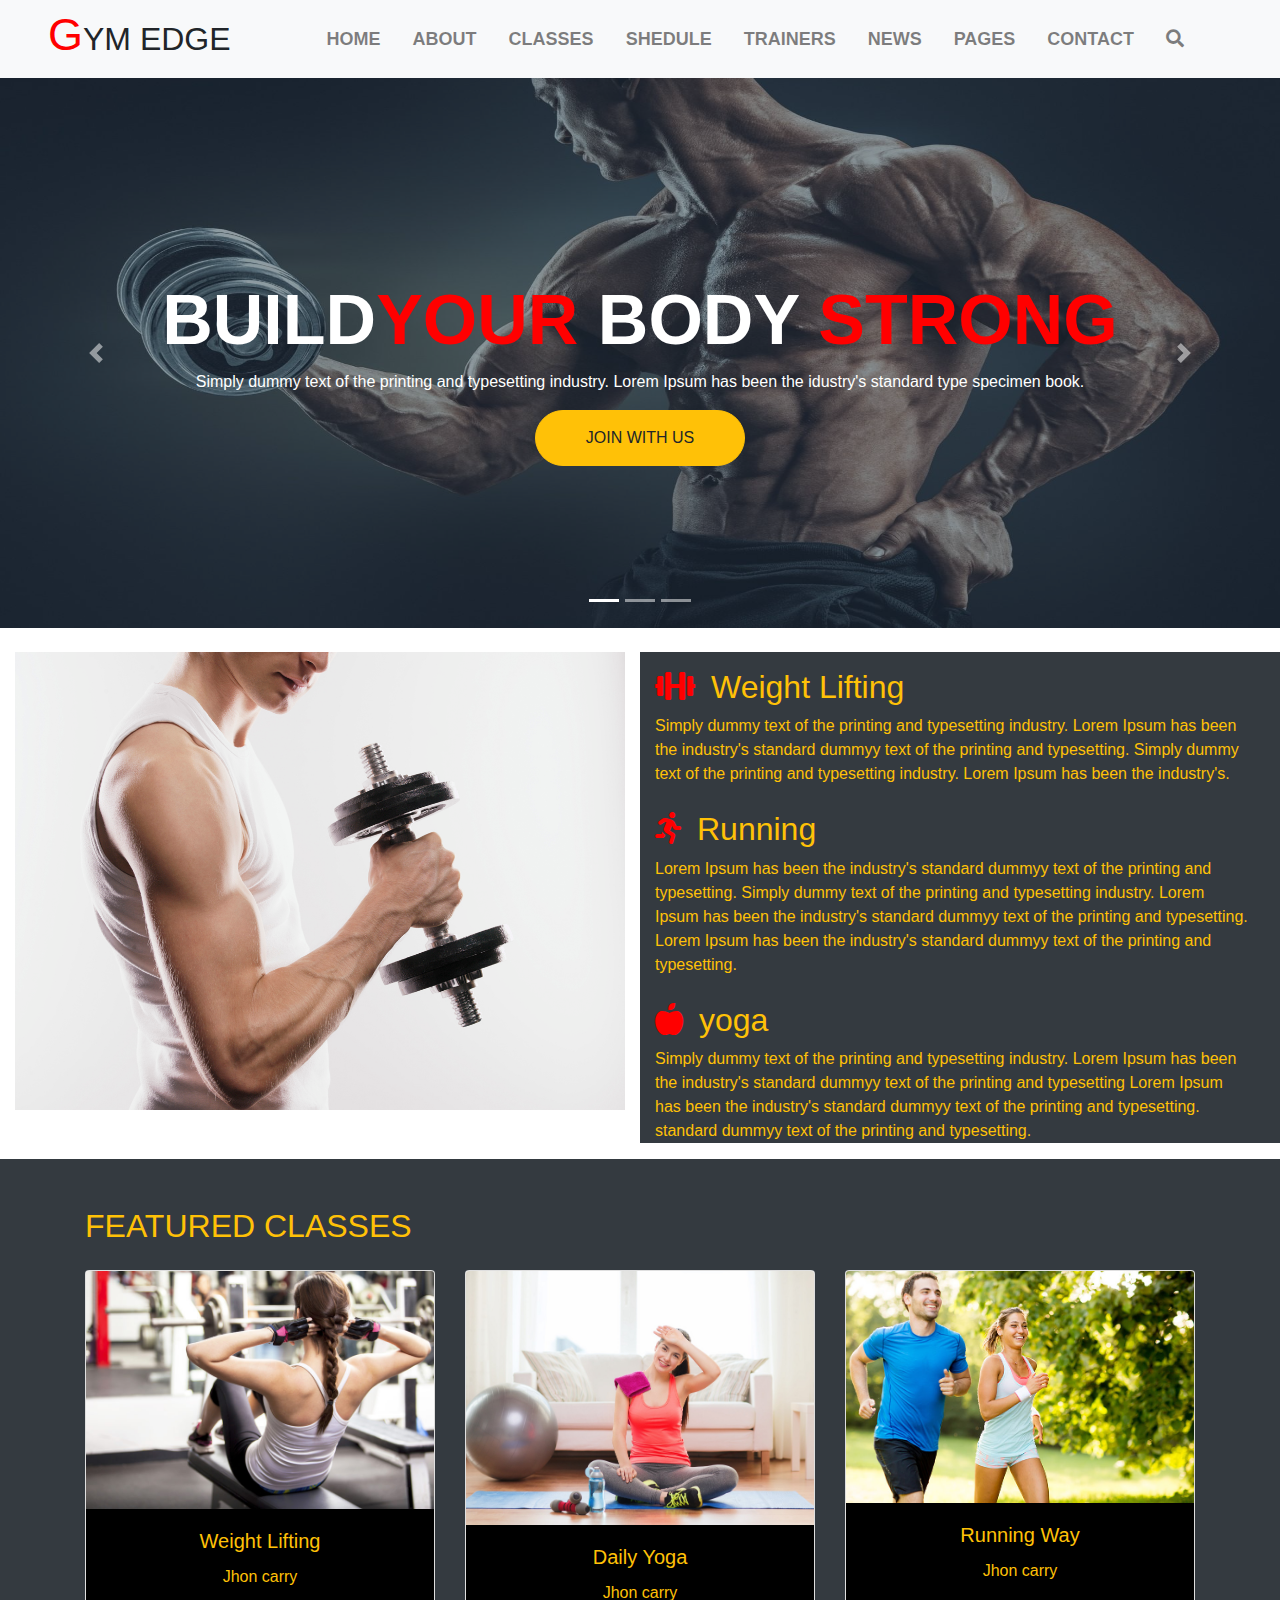
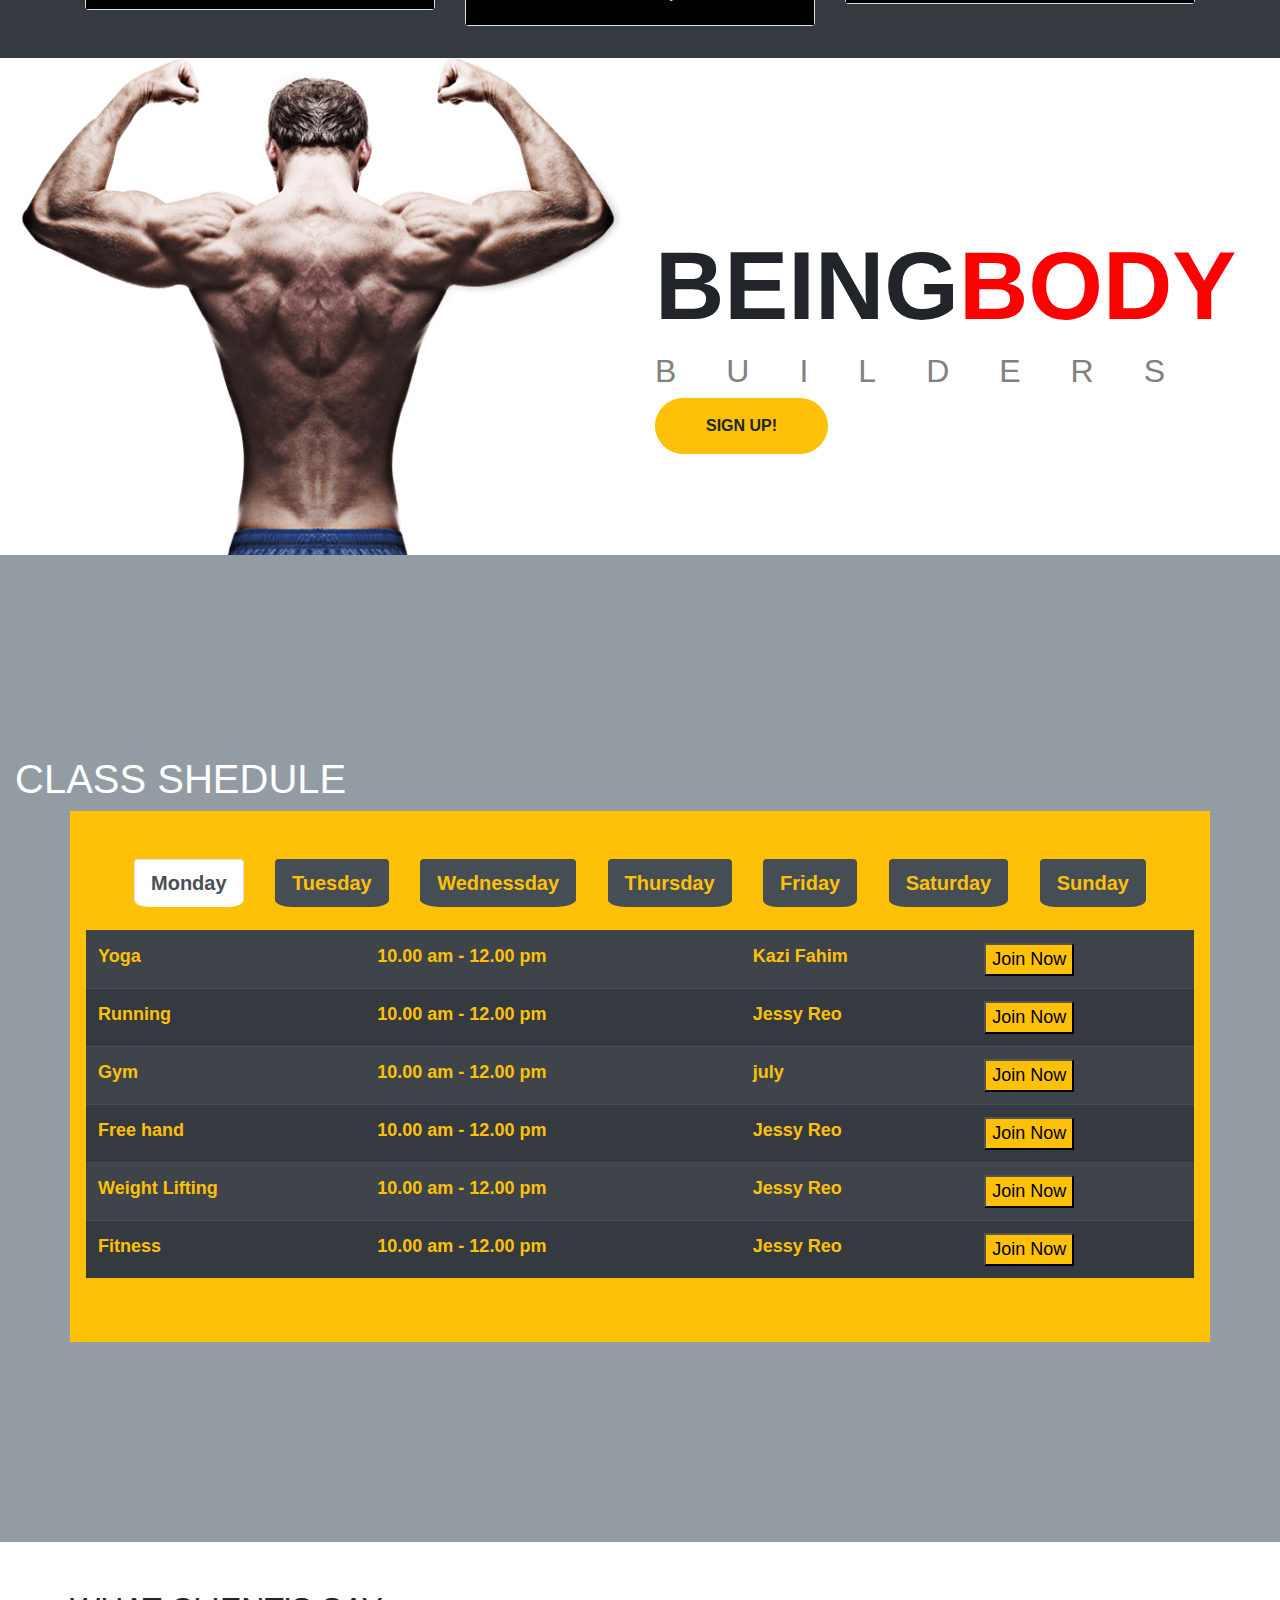
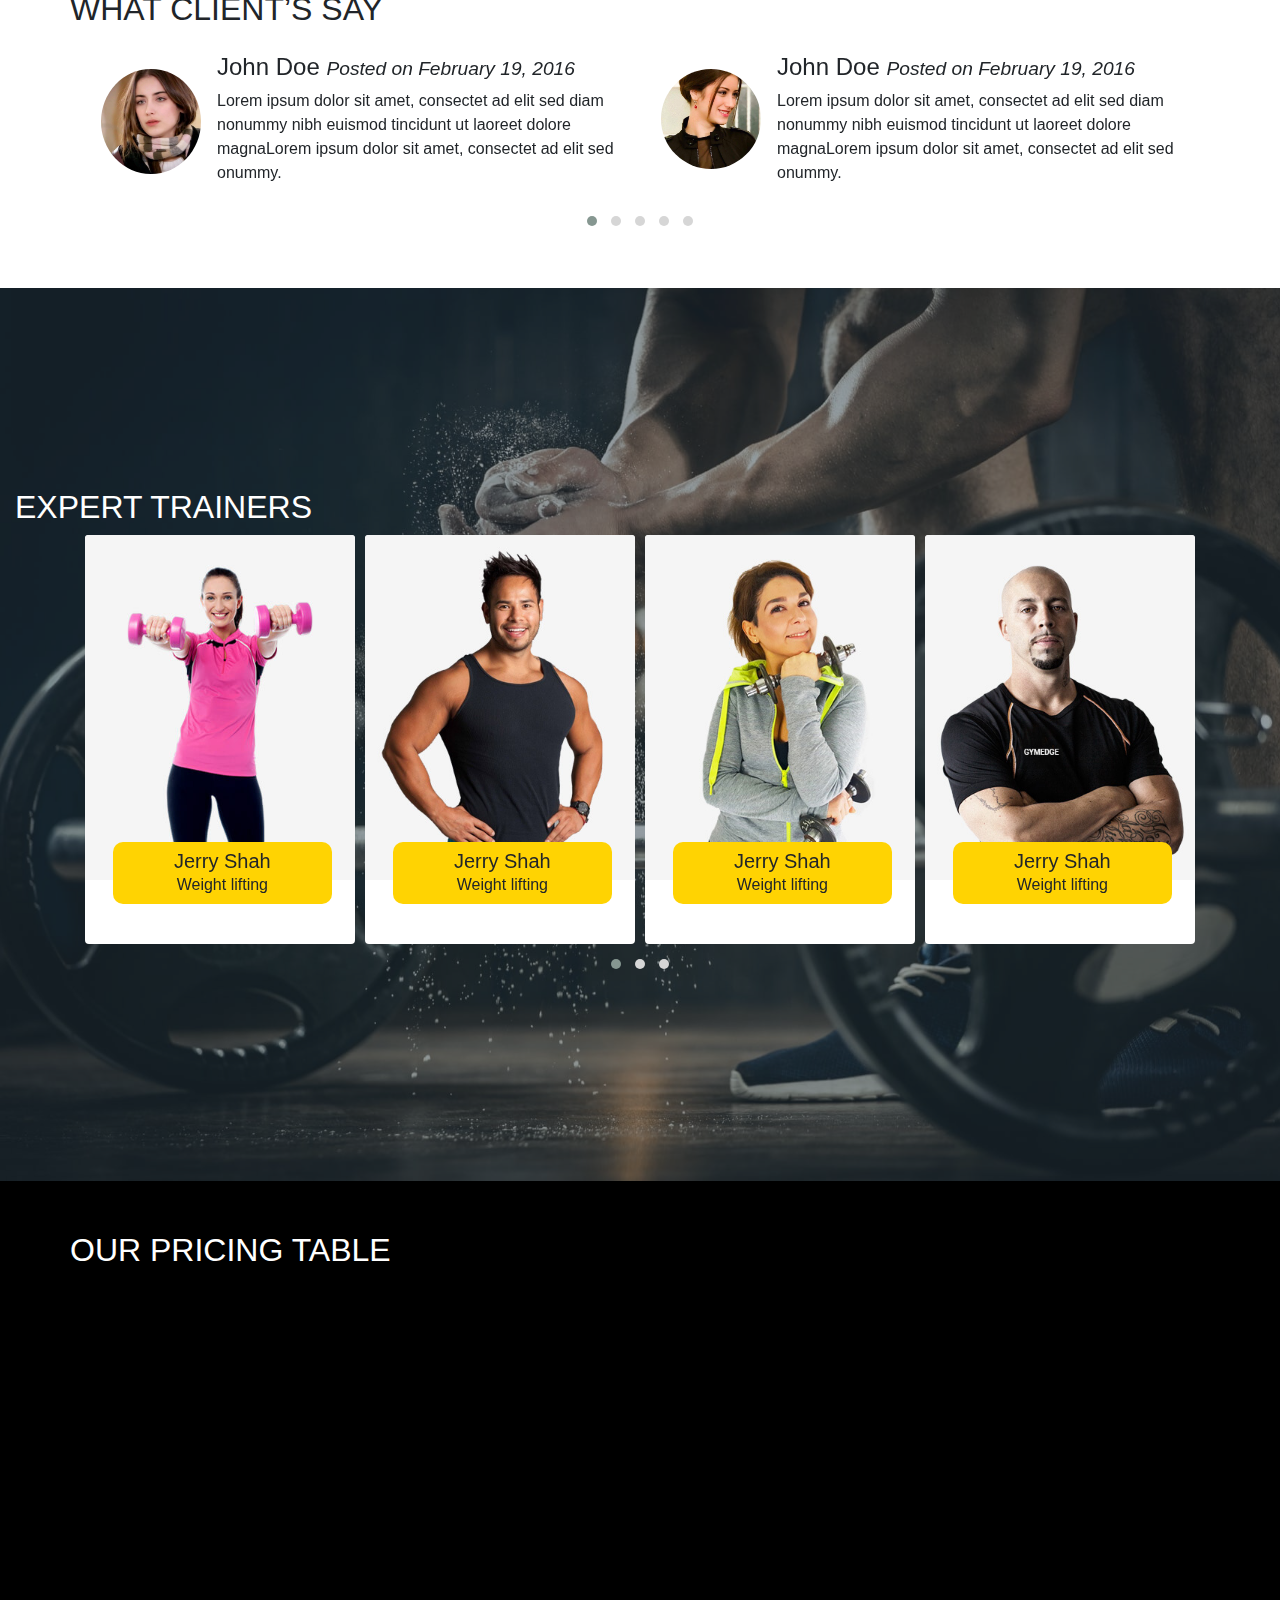
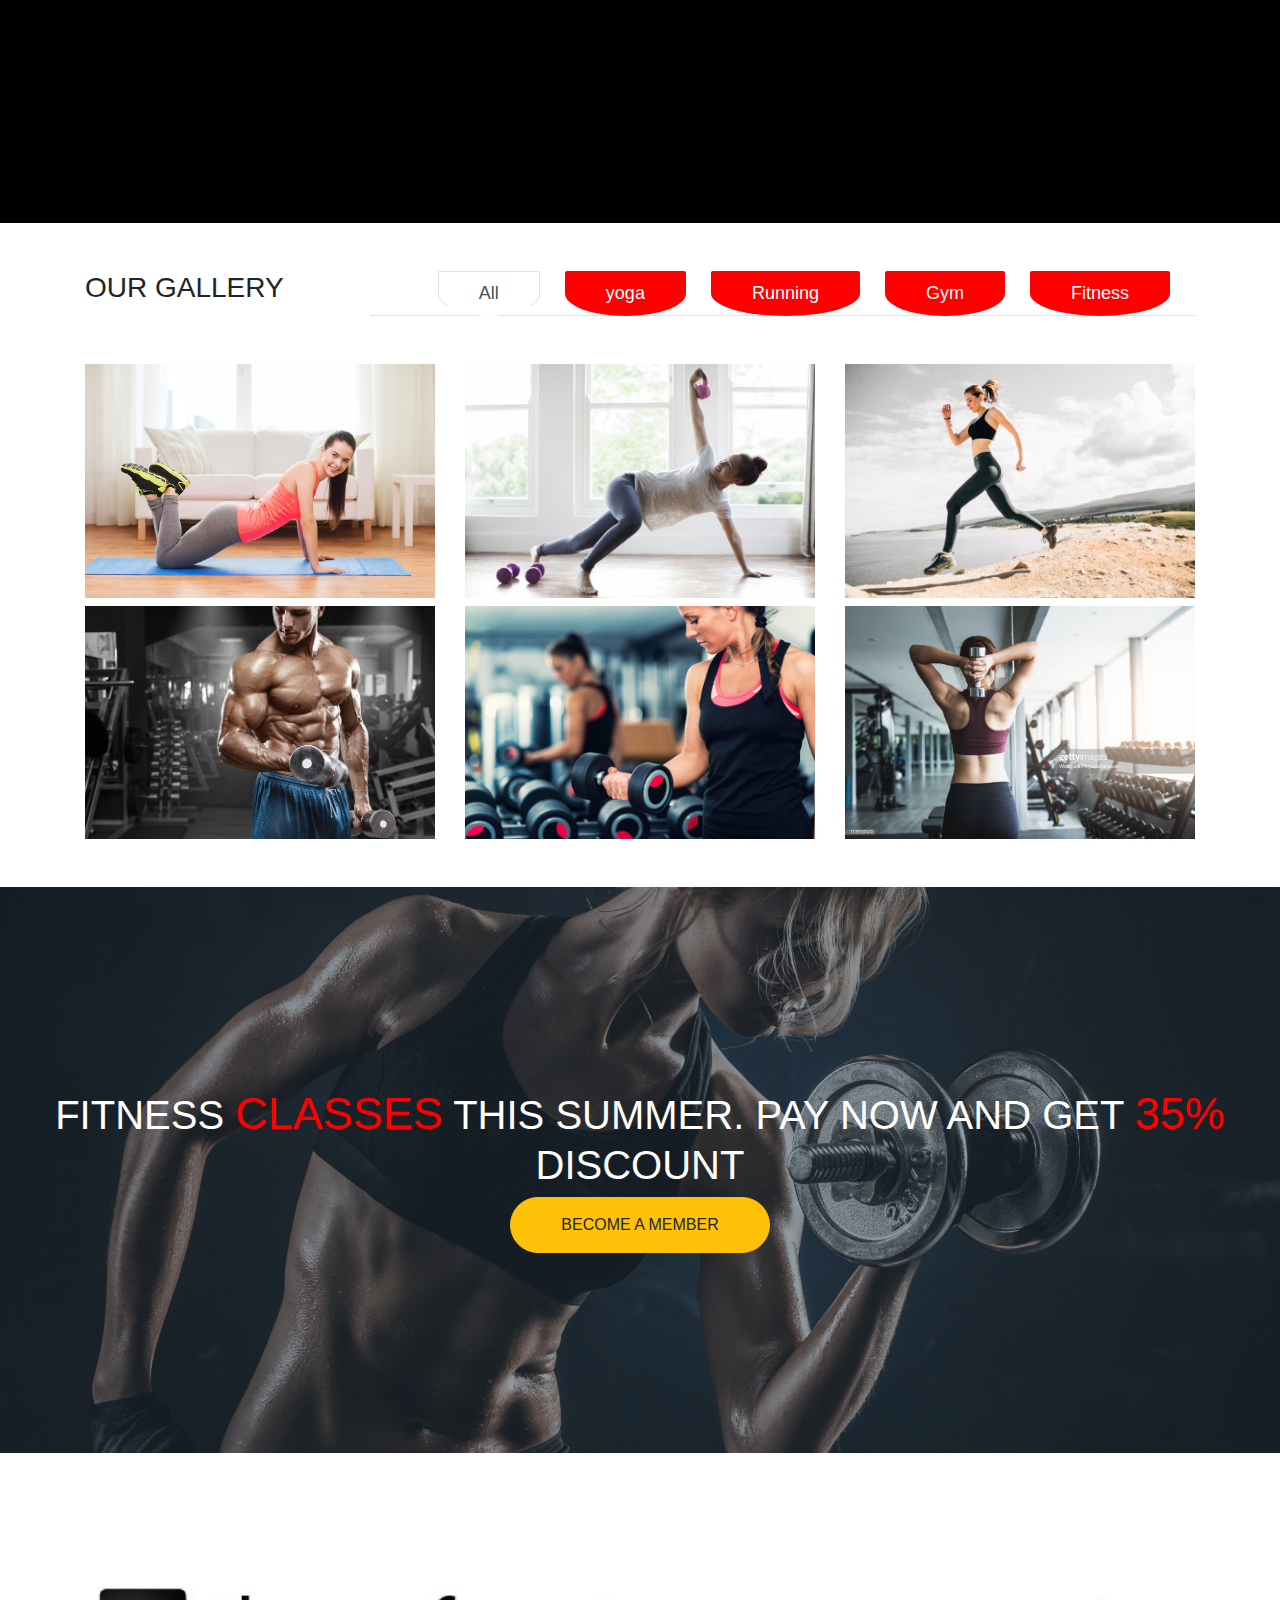
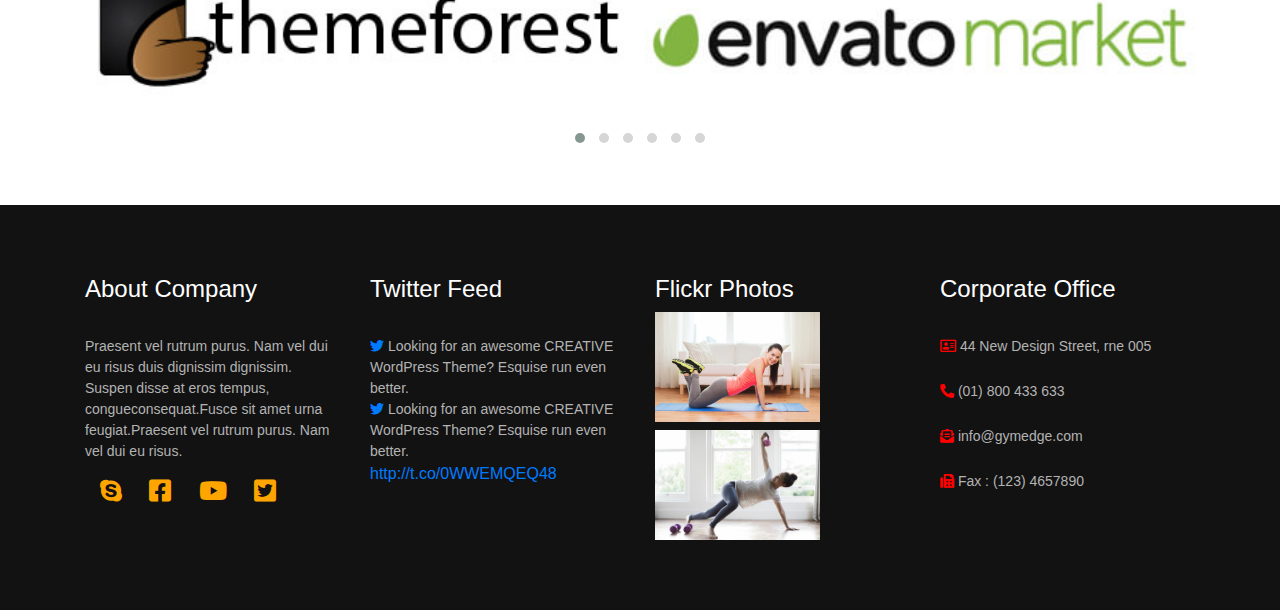
<file: index.html>
<!DOCTYPE html>
<html>
<head>
	<title>temp 1</title>
	<meta charset="UTF-8"/>
	<meta name="viewport" content="width=device-width, initial-scale=1, shrink-to-fit=no">
	<link rel="stylesheet" href="assets/css/bootstrap.min.css">
	<link rel="stylesheet" href="assets/fonticons/css/all.css">
	<link rel="stylesheet" href="assets/OwlCarousel/owl.carousel.min.css">
   <link rel="stylesheet" href="assets/OwlCarousel/owl.theme.default.min.css">
   <link rel="stylesheet" href="assets/aos-master/aos.css">
   
	<link rel="stylesheet" href="gymstyle.css">

</head>
<body>
<nav class="navbar navbar-expand-lg bg-light gym mynav navbar-light pl-5 pr-5">
  <!-- Brand -->
 <!-- <a class="navbar-brand" href="#"></a>  -->
 <h2><span>G</span>YM EDGE</h2>
  <!-- Toggler/collapsibe Button -->
  <button class="navbar-toggler" type="button" data-toggle="collapse" data-target="#collapsibleNavbar">
    <span class="navbar-toggler-icon"></span>
  </button>

  <!-- Navbar links -->
  <div class="collapse navbar-collapse justify-content-end font-weight-bold"  id="collapsibleNavbar">
    <ul class="navbar-nav">
      <li class="nav-item">
        <a class="nav-link pr-4" href="index.html">HOME</a>
      </li>
      <li class="nav-item">
        <a class="nav-link pr-4" href="about.html">ABOUT</a>
      </li>
      <li class="nav-item">
        <a class="nav-link pr-4" href="#">CLASSES</a>
      </li>
	  <li class="nav-item">
        <a class="nav-link pr-4" href="#">SHEDULE</a>
      </li>
	  <li class="nav-item">
        <a class="nav-link pr-4" href="trainers.html">TRAINERS</a>
      </li>
      <li class="nav-item">
        <a class="nav-link pr-4" href="#">NEWS</a>
      </li> 
        <li class="nav-item">
        <a class="nav-link pr-4" href="#">PAGES</a>
      </li>
      <li class="nav-item">
        <a class="nav-link pr-4" href="contact.html">CONTACT</a>
      </li>
	  <li class="nav-item">
        <a class="nav-link pr-5" href="#"><i class="fas fa-search"></i></a>
      </li>
    </ul>
  </div>
</nav>
<!-- nav complete -->
<div id="demo" class="carousel slide myslider" data-ride="carousel">
  <ul class="carousel-indicators">
    <li data-target="#demo" data-slide-to="0" class="active"></li>
    <li data-target="#demo" data-slide-to="1"></li>
    <li data-target="#demo" data-slide-to="2"></li>
  </ul>
  <div class="carousel-inner  heading heading2 navbutton">
    <div class="carousel-item active">
      <img src="img/gym.jpg" alt="Los Angeles" >
      <div class="carousel-caption gymover2 myp">
        <h1 class="font-weight-bolder">BUILD<span>YOUR</span> BODY <span>STRONG</span></h1>
        <p>Simply dummy text of the printing and typesetting industry.
		Lorem Ipsum has been the idustry's standard type specimen book.
		</p>
		<button type="button" class="btn btn-warning mybuttons mt-3">JOIN WITH US</button>
      </div>   
    </div>
    <div class="carousel-item">
      <img src="img/gym1.jpg" alt="Chicago" >
      <div class="carousel-caption gymover2 myp">
	  <h1 class=" font-weight-bolder">BUILD <span>YOUR</span>BODY <span>STRONG</span></h1>
        <p>Simply dummy text of the printing and typesetting industry.
		Lorem Ipsum has been the idustry's standard type specimen book.
		</p>
		<button type="button" class="btn btn-warning mybuttons mt-3">JOIN WITH US</button>	
      </div>   
    </div>
    <div class="carousel-item">
      <img src="img/gym2.jpg" alt="New York">
      <div class="carousel-caption gymover2 myp">
	  <h1 class=" font-weight-bolder">BUILD<span>YOUR</span> BODY <span>STRONG</span></h1>
        <p>Simply dummy text of the printing and typesetting industry.
		Lorem Ipsum has been the idustry's standard type specimen book.
		</P>
		<button type="button" class="btn btn-warning mybuttons mt-3">JOIN WITH US</button>
      </div>   
    </div>
  </div>
  <a class="carousel-control-prev" href="#demo" data-slide="prev">
    <span class="carousel-control-prev-icon"></span>
  </a>
  <a class="carousel-control-next" href="#demo" data-slide="next">
    <span class="carousel-control-next-icon"></span>
  </a>
</div>

<div class="container-fluid ">
<div class="row 1stcol pt-4">
<div class="col-md-6">
<img src="img/my.jpg" class="img-fluid">
</div>


<div class="col-md-6 pt-3 col myicons bg-dark text-warning">
<h2><i class="fas fa-dumbbell pr-3"></i>Weight Lifting</h2>
<p class="pr-3">
Simply dummy text of the printing and typesetting industry. 
Lorem Ipsum has been the industry's standard dummyy text of the printing and typesetting.
Simply dummy text of the printing and typesetting industry. 
Lorem Ipsum has been the industry's.
</p>
<br>
 <h2>  <i class="fas fa-running pr-3"></i>Running</h2>
<p class="pr-3"> 
Lorem Ipsum has been the industry's standard dummyy text of the printing and typesetting.
Simply dummy text of the printing and typesetting industry. 
Lorem Ipsum has been the industry's standard dummyy text of the printing and typesetting.
Lorem Ipsum has been the industry's standard dummyy text of the printing and typesetting.
</p>
<br>
<h2> <i class="fas fa-apple-alt pr-3"></i>yoga</h2>
<p class="pr-3">
Simply dummy text of the printing and typesetting industry. 
Lorem Ipsum has been the industry's standard dummyy text of the printing and typesetting 
Lorem Ipsum has been the industry's standard dummyy text of the printing and typesetting.
standard dummyy text of the printing and typesetting.
</p>

</div>
</div>

</div>
<!-- container fluid complete -->
<div class="container-fluid bg-dark mt-3">
<div class="container pt-5">
<div class="row">
<div class="col-md-12">
<h2 class="text-warning pb-3">FEATURED CLASSES</h2>
</div>

<div class="col-md-4 pb-5">
<div class="card">
    <img class="card-img-top" src="img/1.jpg" alt="Card image">
    <div class="card-body before text-center">
      <h5 class="card-title">Weight Lifting</h5>
      <p class="card-text">Jhon carry</p>
    </div>
</div>
</div>

<div class="col-md-4">
<div class="card ">
    <img class="card-img-top" src="img/3.jpg" alt="Card image">
    <div class="card-body before text-center">
      <h5 class="card-title">Daily Yoga</h5>
      <p class="card-text">Jhon carry</p>
    </div>
  </div>
  </div>
  
<div class="col-md-4">
<div class="card">
    <img class="card-img-top" src="img/2.jpg" alt="Card image">
    <div class="card-body before text-center">
      <h5 class="card-title">Running Way</h5>
      <p class="card-text">Jhon carry</p>
    </div>
</div>
</div>

</div>

</div>
</div>
<!-- row end -->
</div>
<!-- container end -->


<div class="container-fluid">
<div class="row">

<div class="col-md-6">
<img src="img/6.png" class="img-fluid">
</div>

<div class="col-md-6 body words">
<h1 class="font-weight-bolder heading2">BEING<span>BODY</span></h1>
<h2>BUILDERS</h2>
<button type="button" class="btn btn-warning mybuttons font-weight-bold">SIGN UP!</button>
</div>
</div>


<div class="row text-white gymimg">
<div class="col-md-12  gymover gym">
<h1>CLASS SHEDULE</h1>
<div class="container">
<div class="row">

<div class="col-md-12 py-5 px-3 bg-warning">
<ul class="nav nav-tabs justify-content-between px-5 border-0 tabs">
  <li class="nav-item">
    <a class="nav-link active " data-toggle="tab" href="#mon">Monday</a>
  </li>
  <li class="nav-item">
    <a class="nav-link" data-toggle="tab" href="#tues">Tuesday</a>
  </li>
  <li class="nav-item">
    <a class="nav-link" data-toggle="tab" href="#wed">Wednessday</a>
  </li>
  <li class="nav-item">
    <a class="nav-link" data-toggle="tab" href="#wed">Thursday</a>
  </li>
  <li class="nav-item">
    <a class="nav-link" data-toggle="tab" href="#wed">Friday</a>
  </li>
  <li class="nav-item">
    <a class="nav-link" data-toggle="tab" href="#wed">Saturday</a>
  </li>
  <li class="nav-item">
    <a class="nav-link" data-toggle="tab" href="#wed">Sunday</a>
  </li>
</ul>
<br>
<!-- Tab panes -->
<div class="tab-content">
  <div class="tab-pane active" id="mon">
<table class="table table-striped  table-dark tableclr text-warning">
    
    <tbody>
      <tr>
        <td>Yoga</td>
        <td>10.00 am - 12.00 pm</td>
        <td>Kazi Fahim</td>
		<td><button class="bg-warning"> Join Now</button></td>
      </tr>
      <tr>
        <td>Running</td>
        <td>10.00 am - 12.00 pm</td>
        <td>Jessy Reo</td>
		<td><button class="bg-warning"> Join Now</button></td>
      </tr>
      <tr>
        <td>Gym</td>
        <td>10.00 am - 12.00 pm</td>
        <td>july</td>
		<td><button class="bg-warning"> Join Now</button></td>
      </tr>
	  <tr>
        <td>Free hand</td>
        <td>10.00 am - 12.00 pm</td>
        <td>Jessy Reo</td>
		<td><button class="bg-warning"> Join Now</button></td>
      </tr>
	  <tr>
        <td>Weight Lifting</td>
        <td>10.00 am - 12.00 pm</td>
        <td>Jessy Reo</td>
		<td><button class="bg-warning"> Join Now</button></td>
      </tr>
	  <tr>
        <td>Fitness</td>
        <td>10.00 am - 12.00 pm</td>
        <td>Jessy Reo</td>
		<td><button class="bg-warning"> Join Now</button></td>
      </tr>
    </tbody>
  </table>  
  </div>
  
  <div class="tab-pane container fade" id="tuesday">
  <table class="table table-dark table-striped text-warning tableclr">
    
    <tbody>
      <tr>
        <td>Yoga</td>
        <td>10.00 am - 12.00 pm</td>
        <td>john</td>
		<td><button class="bg-warning"> Join Now</button></td>
      </tr>
      <tr>
        <td>Running</td>
        <td>10.00 am - 12.00 pm</td>
        <td>mary@example.com</td>
		<td><button class="bg-warning"> Join Now</button></td>
      </tr>
      <tr>
        <td>Gym</td>
        <td>10.00 am - 12.00 pm</td>
        <td>Jessy Reo</td>
		<td>John</td>
      </tr>
	  <tr>
        <td>Weight Lifting</td>
        <td>10.00 am - 12.00 pm</td>
        <td>Jessy Reo</td>
		<td><button class="bg-warning"> Join Now</button></td>
      </tr>
    </tbody>
  </table>
  </div>
  <div class="tab-pane container fade" id="wed">
  
  <table class="table table-dark table-striped text-warning tableclr">
    
    <tbody>
      <tr>
        <td>Yoga</td>
        <td>10.00 am - 12.00 pm</td>
        <td>john</td>
		<td><button class="bg-warning"> Join Now</button></td>
      </tr>
      <tr>
        <td>Running</td>
        <td>10.00 am - 12.00 pm</td>
        <td>Jessy Reo</td>
		<td><button class="bg-warning"> Join Now</button></td>
      </tr>
      <tr>
        <td>Gym</td>
        <td>10.00 am - 12.00 pm</td>
        <td>mauj</td>
		<td><button class="bg-warning"> Join Now</button></td>
      </tr>
	  <tr>
        <td>Weight Lifting</td>
        <td>10.00 am - 12.00 pm</td>
        <td>zain</td>
		<td><button class="bg-warning"> Join Now</button></td>
      </tr>
    </tbody>
  </table>
  </div>
  
  </div>
</div>



</div>
<!-- table row -->
</div>

<!-- container -->
</div>

<!-- img col end -->
</div>
<!-- row 1st -->
</div>

</div>

<!-- container start -->

<div class="container">
<div class="row mt-5">
<h2>WHAT CLIENT’S SAY</h2>
<div class="col-md-12">
<div class="owl-carousel owl-theme">
    <div class="item">
	<div class="media  p-3">
  <img src="img/8.jpg" alt="John Doe" class="mr-3 mt-3 rounded-circle align-self-start " style="width:100px;">
  <div class="media-body">
    <h4>John Doe <small><i>Posted on February 19, 2016</i></small></h4>
    <p>
	Lorem ipsum dolor sit amet, consectet ad elit sed diam nonummy nibh euismod tincidunt ut laoreet dolore magnaLorem ipsum dolor sit amet, consectet ad elit sed onummy.
	</p>
  </div>
</div>	
 </div> 
    
<div class="item">
	<div class="media  p-3">
  <img src="img/10.jpg" alt="John Doe" class="mr-3 mt-3 rounded-circle align-self-start " style="width:100px;">
  <div class="media-body">
    <h4>John Doe <small><i>Posted on February 19, 2016</i></small></h4>
    <p>
	Lorem ipsum dolor sit amet, consectet ad elit sed diam nonummy nibh euismod tincidunt ut laoreet dolore magnaLorem ipsum dolor sit amet, consectet ad elit sed onummy.
	</p>
  </div>
</div>	
 </div> 
 
 
 
 <div class="item">
	<div class="media  p-3">
  <img src="img/8.jpg" alt="John Doe" class="mr-3 mt-3 rounded-circle align-self-start " style="width:100px;">
  <div class="media-body">
    <h4>John Doe <small><i>Posted on February 19, 2016</i></small></h4>
    <p>
	Lorem ipsum dolor sit amet, consectet ad elit sed diam nonummy nibh euismod tincidunt ut laoreet dolore magnaLorem ipsum dolor sit amet, consectet ad elit sed onummy.
	</p>
  </div>
</div>	
 </div> 
 
 
 <div class="item">
	<div class="media  p-3">
  <img src="img/10.jpg" alt="John Doe" class="mr-3 mt-3 rounded-circle align-self-start " style="width:100px;">
  <div class="media-body">
    <h4>John Doe <small><i>Posted on February 19, 2016</i></small></h4>
    <p>
	Lorem ipsum dolor sit amet, consectet ad elit sed diam nonummy nibh euismod tincidunt ut laoreet dolore magnaLorem ipsum dolor sit amet, consectet ad elit sed onummy.
	</p>
  </div>
</div>	
 </div> 
 
 <div class="item">
	<div class="media  p-3">
  <img src="img/10.jpg" alt="John Doe" class="mr-3 mt-3 rounded-circle align-self-start " style="width:100px;">
  <div class="media-body">
    <h4>John Doe <small><i>Posted on February 19, 2016</i></small></h4>
    <p>
	Lorem ipsum dolor sit amet, consectet ad elit sed diam nonummy nibh euismod tincidunt ut laoreet dolore magnaLorem ipsum dolor sit amet, consectet ad elit sed onummy.
	</p>
  </div>
</div>	
 </div> 
 
 <div class="item">
	<div class="media  p-3">
  <img src="img/8.jpg" alt="John Doe" class="mr-3 mt-3 rounded-circle align-self-start " style="width:100px;">
  <div class="media-body">
    <h4>John Doe <small><i>Posted on February 19, 2016</i></small></h4>
    <p>
	Lorem ipsum dolor sit amet, consectet ad elit sed diam nonummy nibh euismod tincidunt ut laoreet dolore magnaLorem ipsum dolor sit amet, consectet ad elit sed onummy.
	</p>
  </div>
</div>	
 </div> 
 
 <div class="item">
	<div class="media  p-3">
  <img src="img/10.jpg" alt="John Doe" class="mr-3 mt-3 rounded-circle align-self-start " style="width:100px;">
  <div class="media-body">
    <h4>John Doe <small><i>Posted on February 19, 2016</i></small></h4>
    <p>
	Lorem ipsum dolor sit amet, consectet ad elit sed diam nonummy nibh euismod tincidunt ut laoreet dolore magnaLorem ipsum dolor sit amet, consectet ad elit sed onummy.
	</p>
  </div>
</div>	
 </div> 
 
 <div class="item">
	<div class="media  p-3">
  <img src="img/8.jpg" alt="John Doe" class="mr-3 mt-3 rounded-circle align-self-start " style="width:100px;">
  <div class="media-body">
    <h4>John Doe <small><i>Posted on February 19, 2016</i></small></h4>
    <p>
	Lorem ipsum dolor sit amet, consectet ad elit sed diam nonummy nibh euismod tincidunt ut laoreet dolore magnaLorem ipsum dolor sit amet, consectet ad elit sed onummy.
	</p>
  </div>
</div>	
 </div> 
 
 <div class="item">
	<div class="media  p-3">
  <img src="img/10.jpg" alt="John Doe" class="mr-3 mt-3 rounded-circle align-self-start " style="width:100px;">
  <div class="media-body">
    <h4>John Doe <small><i>Posted on February 19, 2016</i></small></h4>
    <p>
	Lorem ipsum dolor sit amet, consectet ad elit sed diam nonummy nibh euismod tincidunt ut laoreet dolore magnaLorem ipsum dolor sit amet, consectet ad elit sed onummy.
	</p>
  </div>
</div>	
 </div> 



	
</div>


</div>
<!-- row end -->
</div>



</div>
<!-- container end -->
<div class="container-fluid">
<div class="row trainersimg">
<div class="col-md-12 gymover">
<h2 class="text-white">EXPERT TRAINERS</h2>
<div class="container">
<div class="row">
<div class="col-md-12">
<div class="owl-two owl-carousel owl-theme">
    <div class="item">
	<div class="card border-0 buttonsbg">
    <img class="card-img-top" src="img/trainer1.jpg" alt="Card image">
    <div class="card-body">
      <a href="#" class="btn ml-2">
  <h5>Jerry Shah</h5>
  <p>Weight lifting</p>
  </a>
    </div>
</div>
	</div>
    
	<div class="item">
	<div class="card border-0 buttonsbg">
    <img class="card-img-top" src="img/trainer2.jpg" alt="Card image">
    <div class="card-body">
      <a href="#" class="btn ml-2">
  <h5>Jerry Shah</h5>
  <p>Weight lifting</p>
  </a>
    </div>
</div>
	</div>
	
	<div class="item">
	<div class="card border-0 buttonsbg">
    <img class="card-img-top" src="img/trainer3.jpg" alt="Card image">
    <div class="card-body">
      <a href="#" class="btn ml-2">
  <h5>Jerry Shah</h5>
  <p>Weight lifting</p>
  </a>
    </div>
</div>
	</div>
	
	<div class="item">
	<div class="card border-0 buttonsbg">
    <img class="card-img-top" src="img/trainer4.jpg" alt="Card image">
    <div class="card-body">
      <a href="#" class="btn ml-2">
  <h5>Jerry Shah</h5>
  <p>Weight lifting</p>
  </a>
    </div>
</div>
	</div>
	
	<div class="item">
	<div class="card border-0 buttonsbg">
    <img class="card-img-top" src="img/trainer1.jpg" alt="Card image">
    <div class="card-body">
      <a href="#" class="btn">
  <h5>Jerry Shah</h5>
  <p>Weight lifting</p>
  </a>
    </div>
</div>
	</div>
	
	<div class="item">
	<div class="card border-0 buttonsbg">
    <img class="card-img-top" src="img/trainer2.jpg" alt="Card image">
    <div class="card-body">
      <a href="#" class="btn">
  <h5>Jerry Shah</h5>
  <p>Weight lifting</p>
  </a>
    </div>
</div>
	</div>	
	
	 <div class="item">
	<div class="card border-0 buttonsbg">
    <img class="card-img-top" src="img/trainer3.jpg" alt="Card image">
    <div class="card-body">
      <a href="#" class="btn">
  <h5>Jerry Shah</h5>
  <p>Weight lifting</p>
  </a>
    </div>
</div>
	</div>
    
	<div class="item">
	<div class="card border-0 buttonsbg">
    <img class="card-img-top" src="img/trainer4.jpg" alt="Card image">
    <div class="card-body">
      <a href="#" class="btn">
  <h5>Jerry Shah</h5>
  <p>Weight lifting</p>
  </a>
    </div>
</div>
	</div>
	
	<div class="item">
	<div class="card border-0 buttonsbg">
    <img class="card-img-top" src="img/trainer1.jpg" alt="Card image">
    <div class="card-body">
      <a href="#" class="btn">
  <h5>Jerry Shah</h5>
  <p>Weight lifting</p>
  </a>
    </div>
</div>
	</div>
	
	<div class="item">
	<div class="card border-0 buttonsbg">
    <img class="card-img-top" src="img/trainer2.jpg" alt="Card image">
    <div class="card-body">
      <a href="#" class="btn">
  <h5>Jerry Shah</h5>
  <p>Weight lifting</p>
  </a>
    </div>
</div>
	</div>
	
	
</div>
</div>


</div>
<!-- container end -->
</div>
</div>

</div>
<!-- row start -->
<div class="row" >

<div class="col-md-12 pricetable"> 
<h2 class="text-white">OUR PRICING TABLE</h2>
<div class="container">
<div class="row py-5">
<div class="col-md-4"  data-aos="zoom-out" data-aos-duration="1000">
<div class="card text-center py-3">
  <div class="card-body gym">
    <h5 class="card-title">STANDARD</h5>
	<h3><span>$99</span>/Month</h3>
    <p class="card-text">Free Hand</p>
	<br>
    <p>Gym Fitness</p>
	<br>
    <p>Running</p>
	<br>
	<p>------</p>
	<br>
	<p>------</p>
	<br>
    <a href="#" class="btn btn-warning px-3">DETAILS</a>
  </div>
</div>
</div>
<div class="col-md-4" data-aos="zoom-out" data-aos-duration="1000">
<div class="card text-center py-3">
  <div class="card-body gym">
    <h5 class="card-title">STANDARD</h5>
	<h3><span>$99</span>/Month</h3>
    <p class="card-text">Free Hand</p>
	<br>
    <p>Gym Fitness</p>
	<br>
    <p>Running</p>
	<br>
	<p>Yoga</p>
	<br>
	<p>------</p>
	<br>
    <a href="#" class="btn btn-warning px-3">DETAILS</a>
  </div>
</div>
</div>
<div class="col-md-4" data-aos="zoom-out" data-aos-duration="1000">
<div class="card text-center py-3">
  <div class="card-body gym">
    <h5 class="card-title">STANDARD</h5>
	<h3><span>$99</span>/Month</h3>
    <p class="card-text">Free Hand</p>
	<br>
    <p>Gym Fitness</p>
	<br>
    <p>Running</p>
	<br>
	<p>Yoga</p>
	<br>
	<p>Body Building</p>
	<br>
    <a href="#" class="btn btn-warning px-3">DETAILS</a>
  </div>
</div>
</div>


</div>



</div>
</div>


</div>
<!-- container-fluid end -->
</div>
<!-- container start -->
<div class="container">
<div class="row mt-5">
<div class="col-md-3">
<h3>OUR GALLERY</h3>
</div>
<div class="col-md-9">
<ul class="nav nav-tabs justify-content-end  navtabs">
  <li class="nav-item">
    <a class="nav-link active" data-toggle="tab" href="#all">All</a>
  </li>
  <li class="nav-item">
    <a class="nav-link " data-toggle="tab" href="#yoga">yoga</a>
  </li>
  <li class="nav-item">
    <a class="nav-link" data-toggle="tab" href="#run">Running</a>
  </li>
  <li class="nav-item">
    <a class="nav-link" data-toggle="tab" href="#gym">Gym</a>
  </li>
  <li class="nav-item">
    <a class="nav-link" data-toggle="tab" href="#fit">Fitness</a>
  </li>
</ul>
</div>

<div class="col-md-12 mt-5">
<div class="tab-content">
  <div class="tab-pane active" id="All">
  <div class="row">
<div class="col-md-4">
<img src="img/footer.jpg" class="img-fluid">
</div>

<div class="col-md-4">
<img src="img/footer2.jpg" class="img-fluid">
</div>

<div class="col-md-4">
<img src="img/footer3.jpg" class="img-fluid">
</div>

<div class="col-md-4 mt-2">
<img src="img/footer4.jpg" class="img-fluid">
</div>

<div class="col-md-4 mt-2">
<img src="img/footer5.jpg" class="img-fluid">
</div>

<div class="col-md-4 mt-2">
<img src="img/footer6.jpg" class="img-fluid">
</div>


</div>
<!-- row end -->
  </div>
  
  <div class="tab-pane container fade" id="yoga">
  <div class="row">

<div class="col-md-4 mt-3">
<img src="img/footer4.jpg" class="img-fluid">
</div>

<div class="col-md-4 mt-3">
<img src="img/footer5.jpg" class="img-fluid">
</div>


</div>
    
  
  </div>
  <div class="tab-pane container fade" id="run">
  <div class="row">
<div class="col-md-4">
<img src="img/footer.jpg" class="img-fluid">
</div>

<div class="col-md-4">
<img src="img/footer2.jpg" class="img-fluid">
</div>

<div class="col-md-4">
<img src="img/footer3.jpg" class="img-fluid">
</div>

</div>
  
  </div>
  
  </div>
  </div>

<!-- row end -->
</div>
</div>
<!-- container fluid start -->
<div class="container-fluid">
<div class="row aboutimg text-center text-white mt-5">
<div class="col-md-12 px-5 gymover gym">
<h1>FITNESS <span>CLASSES</span> THIS SUMMER.
PAY NOW AND
GET <span>35%</span> DISCOUNT
</h1>
<button type="button" class="btn btn-warning mybuttons">BECOME A MEMBER</button>
</div>

</div>
</div>
<!-- container fluid end -->



<div class="container">
<!-- row start -->
<div class="row owlimg">
<div class="col-md-12">
<div class="owl-carousel owl-theme">
    <div class="item">
	<img src="img/icon1.jpg" class="img-fluid">
	</div>
    
	<div class="item">
	<img src="img/icon2.jpg" class="img-fluid">
	</div>
	
	<div class="item">
	<img src="img/icon3.jpg" class="img-fluid">
	</div>
	
	<div class="item">
	<img src="img/icon4.jpg" class="img-fluid">
	</div>
	
	<div class="item">
	<img src="img/icon5.jpg" class="img-fluid">
	</div>
	
	<div class="item">
	<img src="img/icon6.jpg" class="img-fluid">
	</div>	
	
	 <div class="item">
	<img src="img/icon1.jpg" class="img-fluid">
	</div>
    
	<div class="item">
	<img src="img/icon2.jpg" class="img-fluid">
	</div>
	
	<div class="item">
	<img src="img/icon3.jpg" class="img-fluid">
	</div>
	
	<div class="item">
	<img src="img/icon4.jpg" class="img-fluid">
	</div>
	
	<div class="item">
	<img src="img/icon5.jpg" class="img-fluid">
	</div>
	
	<div class="item">
	<img src="img/icon6.jpg" class="img-fluid">
	</div>	
	
	
</div>
</div>

<!-- row end -->
</div>

</div>


<footer>
<div class="container-fluid">
<div class="row">

<div class="col-md-12 myfooter">

<div class="container">
<div class="row footerfont footerhead">
<div class="col-md-3">
<h4>About Company</h4>
<br>
<p>
Praesent vel rutrum purus. Nam vel dui eu risus duis dignissim dignissim. Suspen disse at eros tempus, congueconsequat.Fusce sit amet urna feugiat.Praesent vel rutrum purus. Nam vel dui eu risus.
</p>
<ul class="list-inline mt-3 footericon">
    <li class="list-inline-item"><i class="fab fa-skype"></i></li>
    <li class="list-inline-item"><i class="fab fa-facebook-square"></i></li>
    <li class="list-inline-item"><i class="fab fa-youtube"></i></li>
    <li class="list-inline-item"><i class="fab fa-twitter-square"></i></li>
  </ul>
</div>


<div class="col-md-3">
<h4>Twitter Feed</h4>
<br>
<P><i class="fab fa-twitter text-primary"></i>
Looking for an awesome CREATIVE WordPress Theme? Esquise run even better.
</P>

<P><i class="fab fa-twitter text-primary"></i>
Looking for an awesome CREATIVE WordPress Theme? Esquise run even better.
</P>
<a href="http://t.co/0WWEMQEQ48">http://t.co/0WWEMQEQ48</a>
</div>


<div class="col-md-3 footimgheight">
<h4>Flickr Photos</h4>
<img src="img/footer.jpg" class="img-fluid mb-2">
<img src="img/footer2.jpg" class="img-fluid">
</div>


<div class="col-md-3 iconclr">
<h4>Corporate Office</h4>
<br>
<p><i class="far fa-address-card"></i>
44 New Design Street, rne 005
</p>
<br>
<p><i class="fas fa-phone-alt"></i>
(01) 800 433 633
</p>
<br>
<p><i class="fas fa-envelope-open-text"></i>
info@gymedge.com
</p>
<br>
<p><i class="fas fa-fax"></i>
Fax : (123) 4657890
</p>

</div>

<!-- row end -->
</div>
<!-- container end -->
</div>
<!-- col 12 end -->
</div>
<!-- row end -->
</div>

<!-- container-fluid end -->
</div>
</footer>












<script src="assets/js/jquery.min.js"></script>
<script src="assets/js/popper.min.js"></script>


<script src="assets/OwlCarousel/owl.carousel.min.js"></script>
<script>
$(document).ready(function(){

$('.owl-carousel').owlCarousel({
    loop:true,
    margin:10,
    nav:false,
    responsive:{
        0:{
            items:1
        },
        600:{
            items:2
        },
        1000:{
            items:2
        }
    }
});


});


</script>

<script>
$('.owl-two').owlCarousel({
    loop:true,
    margin:10,
    nav:false,
    responsive:{
        0:{
            items:1
        },
        600:{
            items:3
        },
        1000:{
            items:4
        }
    }
})

</script>







<script src="assets/aos-master/aos.js"></script>
<script>
AOS.init();
</script>
<script src="assets/js/bootstrap.min.js"></script>

</body>
</html>
</file>
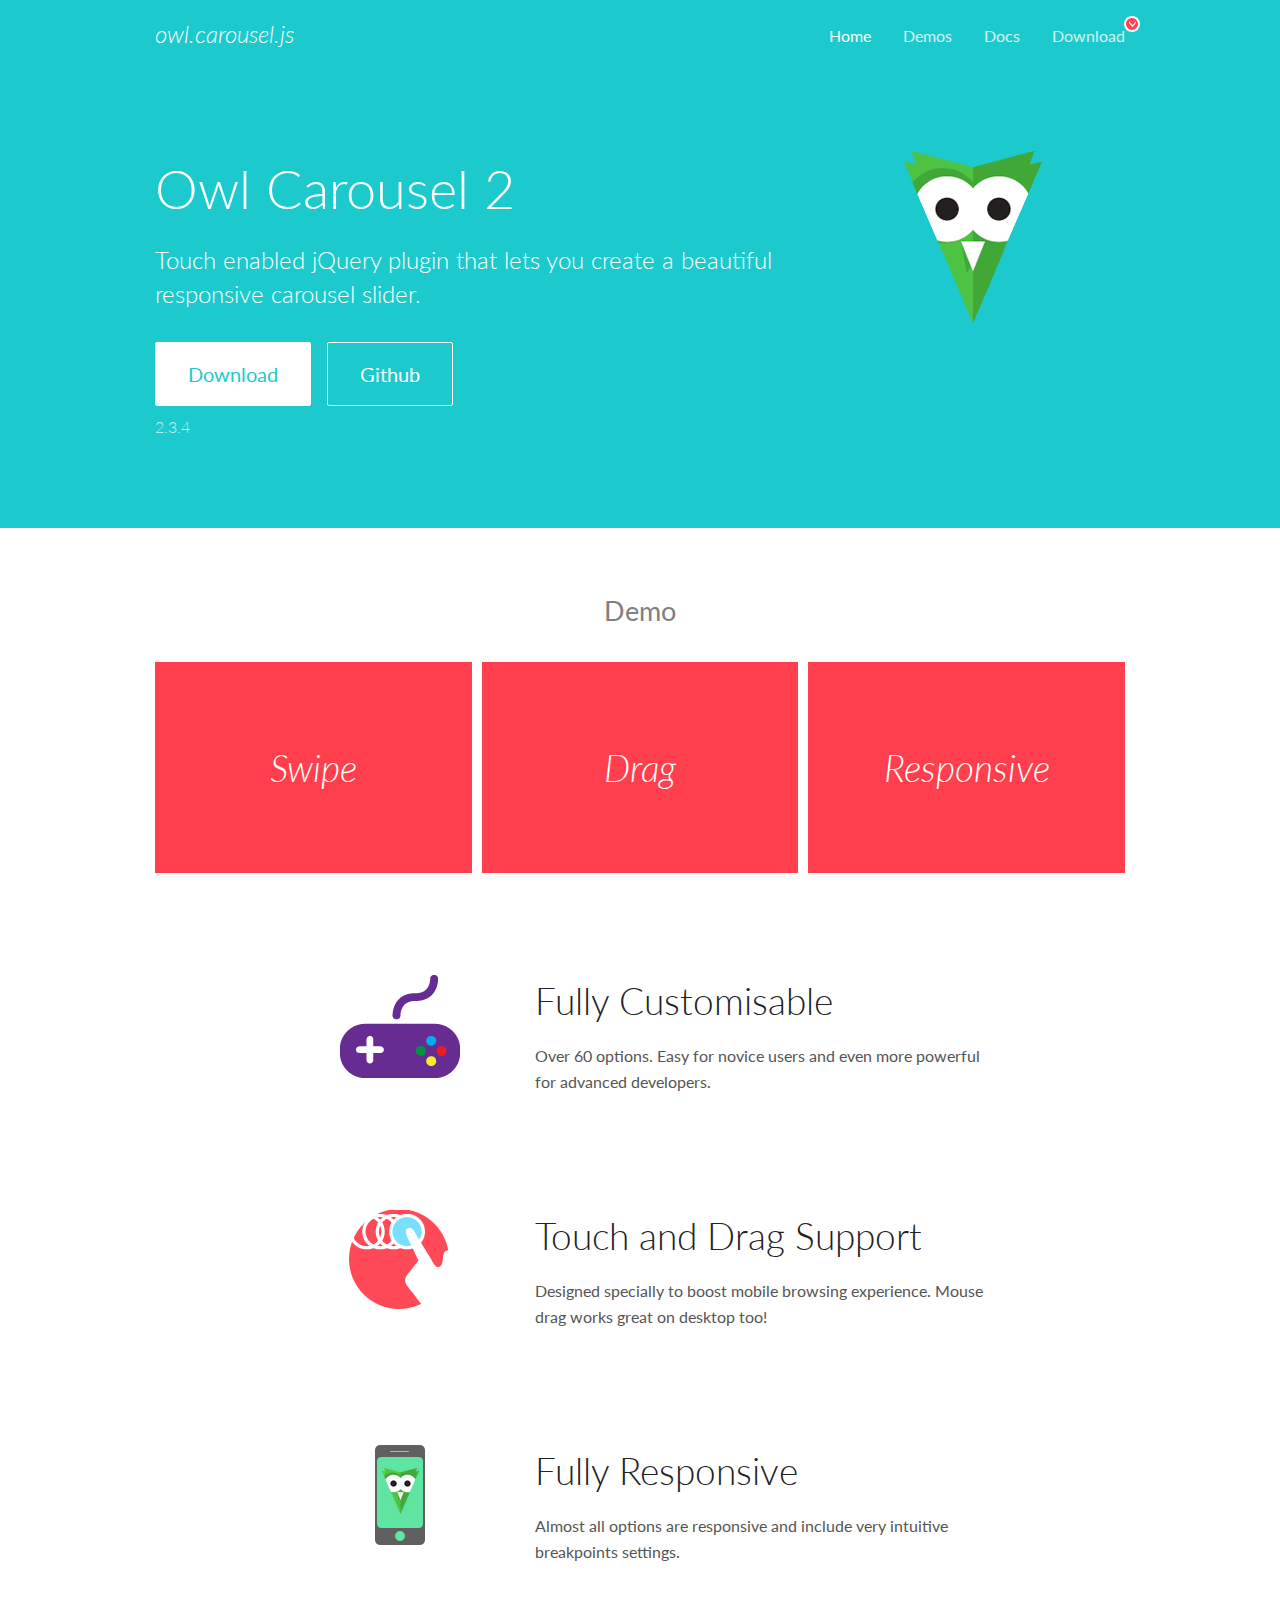
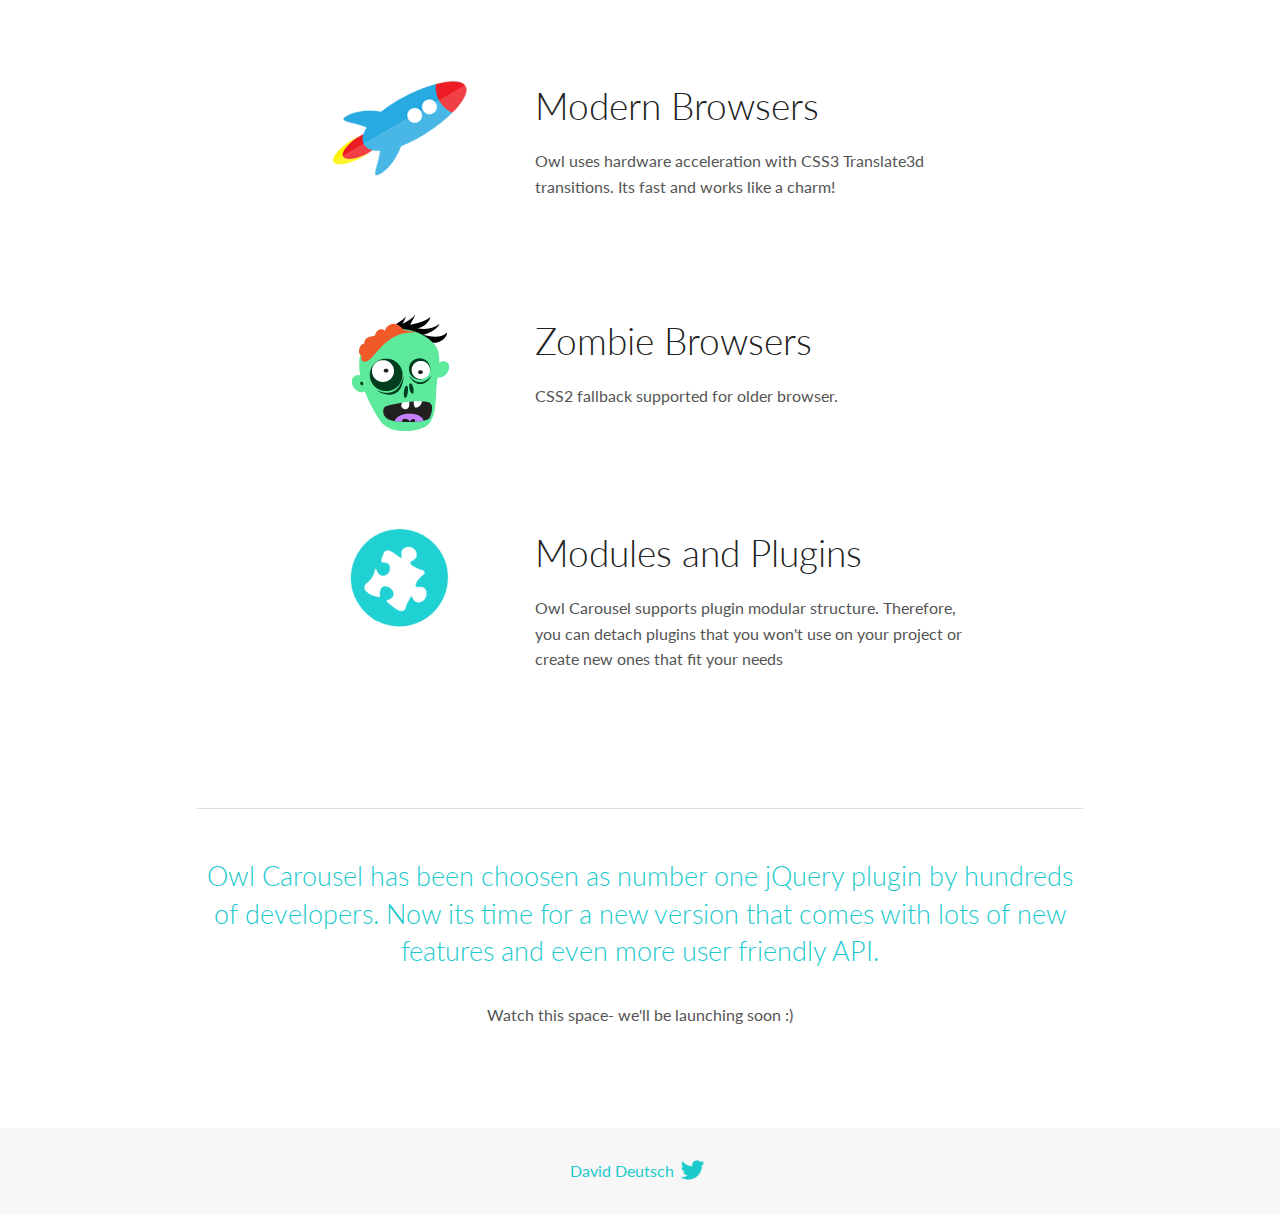
<file: assets/OwlCarousel/owlcar/docs/index.html>
<!DOCTYPE html>
<html lang="en">
  <head>

    <!-- head -->
    <meta charset="utf-8">
    <meta name="msapplication-tap-highlight" content="no" />
    <meta name="viewport" content="width=device-width, initial-scale=1.0" />
    <meta name="description" content="Touch enabled jQuery plugin that lets you create beautiful responsive carousel slider.">
    <meta name="author" content="David Deutsch">
    <title>
      Home | Owl Carousel | 2.3.4
    </title>

    <!-- Stylesheets -->
    <link href='https://fonts.googleapis.com/css?family=Lato:300,400,700,400italic,300italic' rel='stylesheet' type='text/css'>
    <link rel="stylesheet" href="assets/css/docs.theme.min.css">

    <!-- Owl Stylesheets -->
    <link rel="stylesheet" href="assets/owlcarousel/assets/owl.carousel.min.css">
    <link rel="stylesheet" href="assets/owlcarousel/assets/owl.theme.default.min.css">

    <!-- HTML5 shim and Respond.js IE8 support of HTML5 elements and media queries -->

    <!--[if lt IE 9]>
      <script src="https://oss.maxcdn.com/libs/html5shiv/3.7.0/html5shiv.js"></script>
      <script src="https://oss.maxcdn.com/libs/respond.js/1.3.0/respond.min.js"></script>
    <![endif]-->

    <!-- Favicons -->
    <link rel="apple-touch-icon-precomposed" sizes="144x144" href="assets/ico/apple-touch-icon-144-precomposed.png">
    <link rel="shortcut icon" href="assets/ico/favicon.png">
    <link rel="shortcut icon" href="favicon.ico">

    <!-- Yeah i know js should not be in header. Its required for demos.-->

    <!-- javascript -->
    <script src="assets/vendors/jquery.min.js"></script>
    <script src="assets/owlcarousel/owl.carousel.js"></script>
  </head>
  <body>

    <!-- header -->
    <header class="header">
      <div class="row">
        <div class="large-12 columns">
          <div class="brand left">
            <h3>
              <a href="/OwlCarousel2/">owl.carousel.js</a> 
            </h3>
          </div>
          <a id="toggle-nav" class="right">
            <span></span> <span></span> <span></span> 
          </a> 
          <div class="nav-bar">
            <ul class="clearfix">
              <li class="active">
                <a href="/OwlCarousel2/index.html">Home</a> 
              </li>
              <li> <a href="/OwlCarousel2/demos/demos.html">Demos</a>  </li>
              <li> <a href="/OwlCarousel2/docs/started-welcome.html">Docs</a>  </li>
              <li>
                <a href="https://github.com/OwlCarousel2/OwlCarousel2/archive/2.3.4.zip">Download</a> 
                <span class="download"></span> 
              </li>
            </ul>
          </div>
        </div>
      </div>
    </header>

    <!-- home panel -->
    <section id="hero">
      <div class="row">
        <div class="large-8 medium-8 columns">
          <h1>Owl Carousel 2</h1>
          <h4>Touch enabled jQuery plugin that lets you create a beautiful responsive carousel slider.</h4>
          <a href="https://github.com/OwlCarousel2/OwlCarousel2/archive/2.3.4.zip" class="hero-button">Download</a> 
          <a href="https://github.com/OwlCarousel2/OwlCarousel2" class="hero-button outline">Github</a> 
          <p>2.3.4</p>
        </div>
        <div class="large-4 medium-4 columns">
          <img class="owl-logo" src="assets/img/owl-logo.png" alt="mr. Owl">
        </div>
      </div>
    </section>

    <!-- body -->
    <div class="home-demo">
      <div class="row">
        <div class="large-12 columns">
          <h3>Demo</h3>
          <div class="owl-carousel">
            <div class="item">
              <h2>Swipe</h2>
            </div>
            <div class="item">
              <h2>Drag</h2>
            </div>
            <div class="item">
              <h2>Responsive</h2>
            </div>
            <div class="item">
              <h2>CSS3</h2>
            </div>
            <div class="item">
              <h2>Fast</h2>
            </div>
            <div class="item">
              <h2>Easy</h2>
            </div>
            <div class="item">
              <h2>Free</h2>
            </div>
            <div class="item">
              <h2>Upgradable</h2>
            </div>
            <div class="item">
              <h2>Tons of options</h2>
            </div>
            <div class="item">
              <h2>Infinity</h2>
            </div>
            <div class="item">
              <h2>Auto Width</h2>
            </div>
          </div>
        </div>
      </div>
    </div>
    <script>
      var owl = $('.owl-carousel');
      owl.owlCarousel({
        margin: 10,
        loop: true,
        responsive: {
          0: {
            items: 1
          },
          600: {
            items: 2
          },
          1000: {
            items: 3
          }
        }
      })
    </script>

    <!-- features -->
    <div id="features">
      <div class="row">
        <div class="small-12 medium-9 small-centered columns">
          <section class="row feature">
            <div class="medium-4 small-12 columns">
              <img src="assets/img/feature-options.png" alt="">
            </div>
            <div class="medium-8 small-12 columns">
              <h2>Fully Customisable</h2>
              <p>Over 60 options. Easy for novice users and even more powerful for advanced developers.</p>
            </div>
          </section>
          <section class="row feature">
            <div class="medium-4 small-12 columns">
              <img src="assets/img/feature-drag.png" alt="">
            </div>
            <div class="medium-8 small-12 columns">
              <h2>Touch and Drag Support</h2>
              <p>Designed specially to boost mobile browsing experience. Mouse drag works great on desktop too!</p>
            </div>
          </section>
          <section class="row feature">
            <div class="medium-4 small-12 columns">
              <img src="assets/img/feature-responsive.png" alt="">
            </div>
            <div class="medium-8 small-12 columns">
              <h2>Fully Responsive</h2>
              <p>Almost all options are responsive and include very intuitive breakpoints settings.</p>
            </div>
          </section>
          <section class="row feature">
            <div class="medium-4 small-12 columns">
              <img src="assets/img/feature-modern.png" alt="">
            </div>
            <div class="medium-8 small-12 columns">
              <h2>Modern Browsers</h2>
              <p>Owl uses hardware acceleration with CSS3 Translate3d transitions. Its fast and works like a charm! </p>
            </div>
          </section>
          <section class="row feature">
            <div class="medium-4 small-12 columns">
              <img src="assets/img/feature-zombie.png" alt="">
            </div>
            <div class="medium-8 small-12 columns">
              <h2>Zombie Browsers</h2>
              <p>CSS2 fallback supported for older browser.</p>
            </div>
          </section>
          <section class="row feature">
            <div class="medium-4 small-12 columns">
              <img src="assets/img/feature-module.png" alt="">
            </div>
            <div class="medium-8 small-12 columns">
              <h2>Modules and Plugins</h2>
              <p>Owl Carousel supports plugin modular structure. Therefore, you can detach plugins that you won&#x27;t use on your project or create new ones that fit your needs</p>
            </div>
          </section>
        </div>
      </div>
    </div>

    <!-- footer -->
    <section id="teaser-text">
      <div class="row">
        <div class="small-12 medium-11 small-centered columns">
          <hr>
          <h3 id="owl-carousel-has-been-choosen-as-number-one-jquery-plugin-by-hundreds-of-developers-now-its-time-for-a-new-version-that-comes-with-lots-of-new-features-and-even-more-user-friendly-api-">Owl Carousel has been choosen as number one jQuery plugin by hundreds of developers. Now its time for a new version that comes with lots of new features and even more user friendly API.</h3>
          <p>Watch this space- we&#39;ll be launching soon :)</p>
        </div>
      </div>
    </section>

    <!-- footer -->
    <footer class="footer">
      <div class="row">
        <div class="large-12 columns">
          <h5>
            <a href="/OwlCarousel2/docs/support-contact.html">David Deutsch</a> 
            <a id="custom-tweet-button" href="https://twitter.com/share?url=https://github.com/OwlCarousel2/OwlCarousel2&text=Owl Carousel - This is so awesome! " target="_blank"></a> 
          </h5>
        </div>
      </div>
    </footer>

    <!-- vendors -->
    <script src="assets/vendors/highlight.js"></script>
    <script src="assets/js/app.js"></script>
  </body>
</html>
</file>
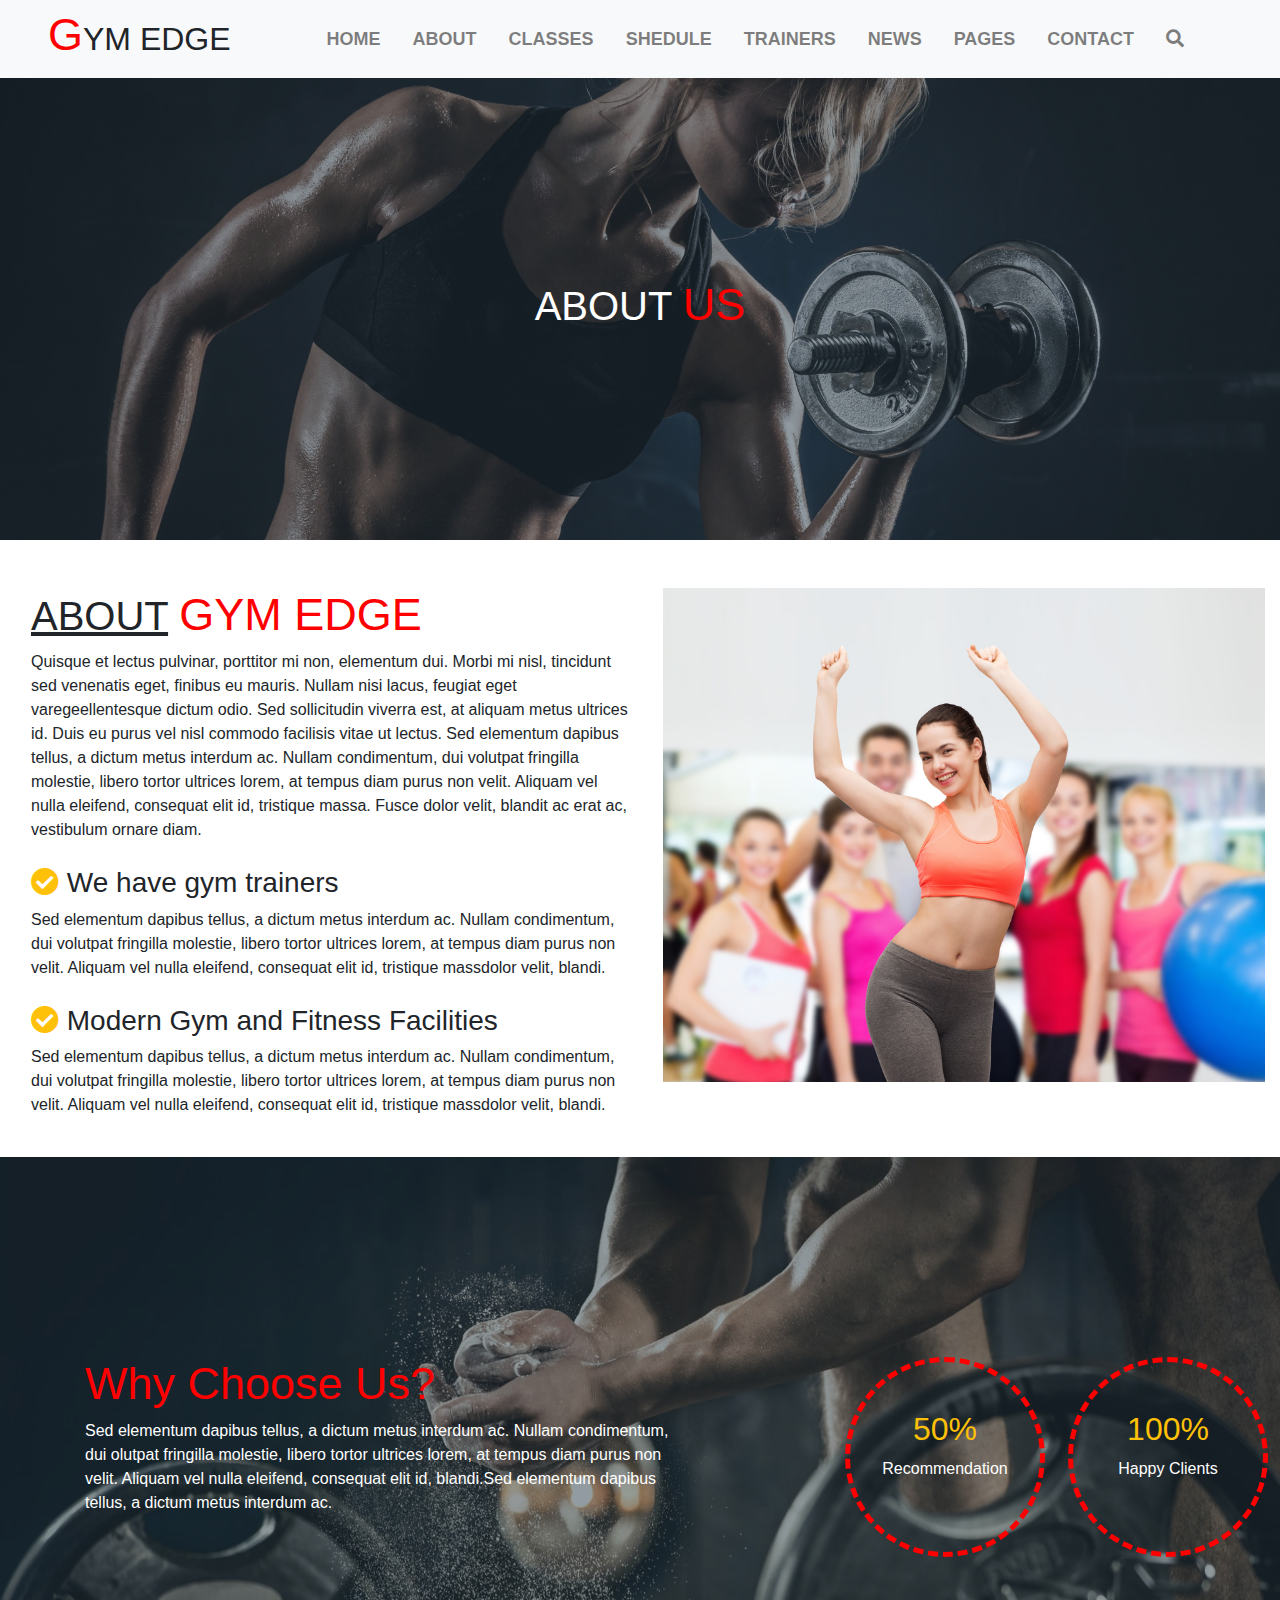
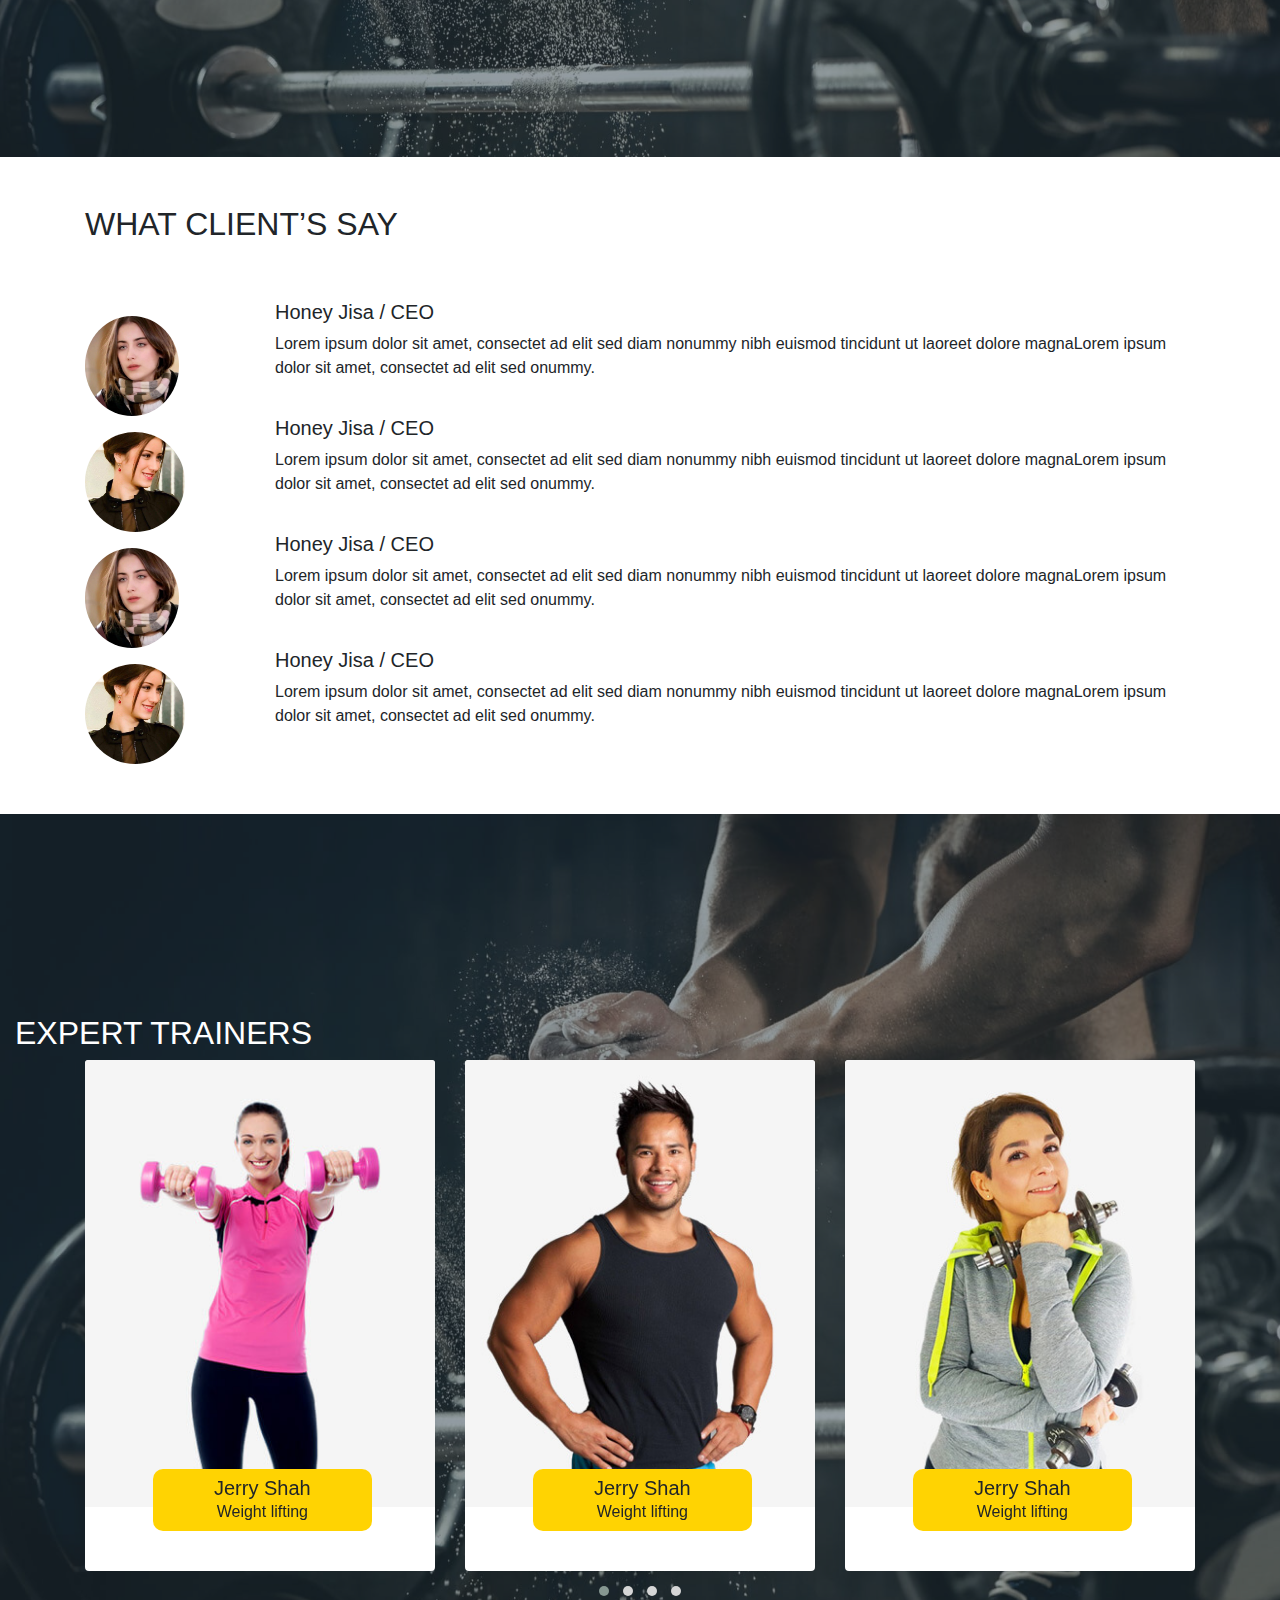
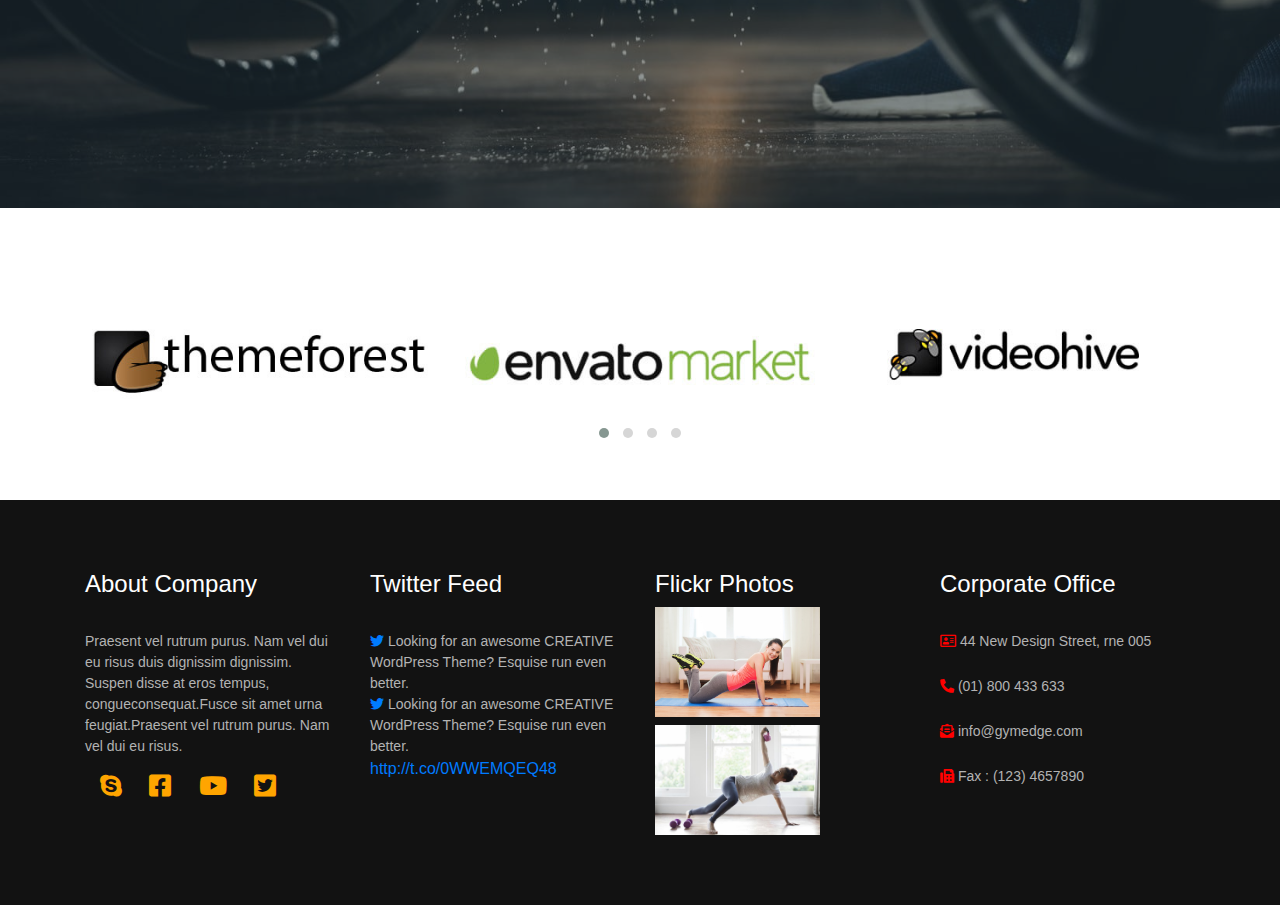
<file: about.html>
<!DOCTYPE html>
<html>
<head>
	<title>About page</title>
	<meta charset="UTF-8"/>
	<meta name="viewport" content="width=device-width, initial-scale=1, shrink-to-fit=no">
	<link rel="stylesheet" href="assets/css/bootstrap.min.css">
	<link rel="stylesheet" href="assets/fonticons/css/all.css">
   <link rel="stylesheet" href="assets/OwlCarousel/owl.carousel.min.css">
   <link rel="stylesheet" href="assets/OwlCarousel/owl.theme.default.min.css">		
    <link rel="stylesheet" href="gymstyle.css">
</head>
<body>

<nav class="navbar navbar-expand-lg bg-light gym mynav navbar-light pl-5 pr-5">
  <!-- Brand -->
 <!-- <a class="navbar-brand" href="#"></a>  -->
 <h2><span>G</span>YM EDGE</h2>
  <!-- Toggler/collapsibe Button -->
  <button class="navbar-toggler" type="button" data-toggle="collapse" data-target="#collapsibleNavbar">
    <span class="navbar-toggler-icon"></span>
  </button>

  <!-- Navbar links -->
  <div class="collapse navbar-collapse justify-content-end font-weight-bold"  id="collapsibleNavbar">
    <ul class="navbar-nav">
      <li class="nav-item">
        <a class="nav-link pr-4" href="index.html">HOME</a>
      </li>
      <li class="nav-item">
        <a class="nav-link pr-4" href="about.html">ABOUT</a>
      </li>
      <li class="nav-item">
        <a class="nav-link pr-4" href="#">CLASSES</a>
      </li>
	  <li class="nav-item">
        <a class="nav-link pr-4" href="#">SHEDULE</a>
      </li>
	  <li class="nav-item">
        <a class="nav-link pr-4" href="trainers.html">TRAINERS</a>
      </li>
      <li class="nav-item">
        <a class="nav-link pr-4" href="#">NEWS</a>
      </li> 
        <li class="nav-item">
        <a class="nav-link pr-4" href="#">PAGES</a>
      </li>
      <li class="nav-item">
        <a class="nav-link pr-4" href="contact.html">CONTACT</a>
      </li>
	  <li class="nav-item">
        <a class="nav-link pr-5" href="#"><i class="fas fa-search"></i></a>
      </li>
    </ul>
  </div>
</nav>

<div class="container-fluid">
<div class="row aboutimg text-center text-white">
<div class="col-md-12 gymover gym">
<h1>ABOUT <span> US</span></h1>
</div>
</div>

<div class="row pt-5 pl-3">
<div class="col-md-6 gym">
<h1><u>ABOUT</u> <span>GYM EDGE</span></h1>
<p>
Quisque et lectus pulvinar, porttitor mi non, elementum dui. 
Morbi mi nisl, tincidunt sed venenatis eget, finibus eu mauris. 
Nullam nisi lacus, feugiat eget varegeellentesque dictum odio. 
Sed sollicitudin viverra est, at aliquam metus ultrices id.
 Duis eu purus vel nisl commodo facilisis vitae ut lectus.
 Sed elementum dapibus tellus, a dictum metus interdum ac. 
 Nullam condimentum, dui volutpat fringilla molestie, libero tortor ultrices lorem, at tempus diam purus non velit.
 Aliquam vel nulla eleifend, consequat elit id, tristique massa.
 Fusce dolor velit, blandit ac erat ac, vestibulum ornare diam.
</p>
<br>
<h3><i class="fas fa-check-circle text-warning"></i> We have gym trainers</h3>
<p>
Sed elementum dapibus tellus, a dictum metus interdum ac. 
Nullam condimentum, dui volutpat fringilla molestie, libero tortor ultrices lorem, at tempus diam purus non velit.
 Aliquam vel nulla eleifend, consequat elit id, tristique massdolor velit, blandi.
</p>
<br>
<h3> <i class="fas fa-check-circle text-warning"></i> Modern Gym and Fitness Facilities</h3>
<p>
Sed elementum dapibus tellus, a dictum metus interdum ac. Nullam condimentum, dui volutpat fringilla molestie, libero tortor ultrices lorem, at tempus diam purus non velit. Aliquam vel nulla eleifend, consequat elit id, tristique massdolor velit, blandi.
</p>

</div>

<div class="col-md-6">
<img src="img/6.jpg" class="img-fluid">
</div>
</div>
<!-- row end -->
<div class="row about2img">
<div class="col-md-12 gymover">
<div class="container">
<div class="row">
<div class="col-md-8 text-white padding gym">
<h3> <span>Why Choose Us?</span></h3>
<p>
Sed elementum dapibus tellus, a dictum metus interdum ac.
 Nullam condimentum, dui olutpat fringilla molestie, libero tortor ultrices lorem, at tempus diam purus non velit. 
 Aliquam vel nulla eleifend, consequat elit id, blandi.Sed elementum dapibus tellus, a dictum metus interdum ac.
</p>
</div>

<div class="col-md-2 pr-5">
 <div class="radiusborder text-center pt-5 text-white">
 <h2 class="text-warning">50%</h2>
 <p>Recommendation</p>
</div>
</div>

<div class="col-md-2 pl-5">
<div class="radiusborder text-center pt-5 text-white">
<h2 class="text-warning">100%</h2>
 <p>Happy Clients</p>
</div>
</div>
</div>
</div>
</div>

</div> 
</div>
<!-- container-fluid end -->

<!-- container start -->
<div class="container">
<div class="row">

<div class="col-md-12 pt-5 pb-5">
<h2>WHAT CLIENT’S SAY</h2>
</div>

<div class="col-md-2 pt-3">
<img src="img/8.jpg" class="rounded-circle img-fluid roundimg" alt="Cinque Terre">
</div>

<div class="col-md-10">
<h5>Honey Jisa / CEO</h5>
<p>
Lorem ipsum dolor sit amet, consectet ad elit sed diam nonummy nibh euismod tincidunt ut laoreet dolore magnaLorem ipsum dolor sit amet, 
consectet ad elit sed onummy.
</p>
</div>

<div class="col-md-2 pt-3">
<img src="img/10.jpg" class="rounded-circle img-fluid roundimg" alt="Cinque Terre">
</div>

<div class="col-md-10">
<h5>Honey Jisa / CEO</h5>
<p>
Lorem ipsum dolor sit amet, consectet ad elit sed diam nonummy nibh euismod tincidunt ut laoreet dolore magnaLorem ipsum dolor sit amet, 
consectet ad elit sed onummy.
</p>
</div>

<div class="col-md-2 pt-3">
<img src="img/8.jpg" class="rounded-circle img-fluid roundimg" alt="Cinque Terre">
</div>

<div class="col-md-10">
<h5>Honey Jisa / CEO</h5>
<p>
Lorem ipsum dolor sit amet, consectet ad elit sed diam nonummy nibh euismod tincidunt ut laoreet dolore magnaLorem ipsum dolor sit amet, 
consectet ad elit sed onummy.
</p>
</div>


<div class="col-md-2 pt-3">
<img src="img/10.jpg" class="rounded-circle img-fluid roundimg" alt="Cinque Terre">
</div>

<div class="col-md-10">
<h5>Honey Jisa / CEO</h5>
<p>
Lorem ipsum dolor sit amet, consectet ad elit sed diam nonummy nibh euismod tincidunt ut laoreet dolore magnaLorem ipsum dolor sit amet, 
consectet ad elit sed onummy.
</p>
</div>

</div>
</div>
<!-- container end -->

<div class="container-fluid">
<div class="row trainersimg">
<div class="col-md-12 gymover">
<h2 class="text-white">EXPERT TRAINERS</h2>
<div class="container">
<div class="row">
<div class="col-md-12">
<div class="owl-carousel owl-theme">
    <div class="item">
	<div class="card border-0 buttonsbg">
    <img class="card-img-top" src="img/trainer1.jpg" alt="Card image">
    <div class="card-body">
      <a href="#" class="btn ml-5">
  <h5>Jerry Shah</h5>
  <p>Weight lifting</p>
  </a>
    </div>
</div>
	</div>
    
	<div class="item">
	<div class="card border-0 buttonsbg">
    <img class="card-img-top" src="img/trainer2.jpg" alt="Card image">
    <div class="card-body">
      <a href="#" class="btn ml-5">
  <h5>Jerry Shah</h5>
  <p>Weight lifting</p>
  </a>
    </div>
</div>
	</div>
	
	<div class="item">
	<div class="card border-0 buttonsbg">
    <img class="card-img-top" src="img/trainer3.jpg" alt="Card image">
    <div class="card-body">
      <a href="#" class="btn ml-5">
  <h5>Jerry Shah</h5>
  <p>Weight lifting</p>
  </a>
    </div>
</div>
	</div>
	
	<div class="item">
	<div class="card border-0 buttonsbg">
    <img class="card-img-top" src="img/trainer4.jpg" alt="Card image">
    <div class="card-body">
      <a href="#" class="btn">
  <h5>Jerry Shah</h5>
  <p>Weight lifting</p>
  </a>
    </div>
</div>
	</div>
	
	<div class="item">
	<div class="card border-0 buttonsbg">
    <img class="card-img-top" src="img/trainer1.jpg" alt="Card image">
    <div class="card-body">
      <a href="#" class="btn">
  <h5>Jerry Shah</h5>
  <p>Weight lifting</p>
  </a>
    </div>
</div>
	</div>
	
	<div class="item">
	<div class="card border-0 buttonsbg">
    <img class="card-img-top" src="img/trainer2.jpg" alt="Card image">
    <div class="card-body">
      <a href="#" class="btn">
  <h5>Jerry Shah</h5>
  <p>Weight lifting</p>
  </a>
    </div>
</div>
	</div>	
	
	 <div class="item">
	<div class="card border-0 buttonsbg">
    <img class="card-img-top" src="img/trainer3.jpg" alt="Card image">
    <div class="card-body">
      <a href="#" class="btn">
  <h5>Jerry Shah</h5>
  <p>Weight lifting</p>
  </a>
    </div>
</div>
	</div>
    
	<div class="item">
	<div class="card border-0 buttonsbg">
    <img class="card-img-top" src="img/trainer4.jpg" alt="Card image">
    <div class="card-body">
      <a href="#" class="btn">
  <h5>Jerry Shah</h5>
  <p>Weight lifting</p>
  </a>
    </div>
</div>
	</div>
	
	<div class="item">
	<div class="card border-0 buttonsbg">
    <img class="card-img-top" src="img/trainer1.jpg" alt="Card image">
    <div class="card-body">
      <a href="#" class="btn">
  <h5>Jerry Shah</h5>
  <p>Weight lifting</p>
  </a>
    </div>
</div>
	</div>
	
	<div class="item">
	<div class="card border-0 buttonsbg">
    <img class="card-img-top" src="img/trainer2.jpg" alt="Card image">
    <div class="card-body">
      <a href="#" class="btn">
  <h5>Jerry Shah</h5>
  <p>Weight lifting</p>
  </a>
    </div>
</div>
	</div>
	
	
</div>
</div>


</div>
<!-- container end -->
</div>
</div>

</div>
<!-- container fluid end -->
</div>
<!-- container start -->

<div class="container">

<div class="row owlimg">
<div class="col-md-12">
<div class="owl-carousel owl-theme">
    <div class="item">
	<img src="img/icon1.jpg" class="img-fluid">
	</div>
    
	<div class="item">
	<img src="img/icon2.jpg" class="img-fluid">
	</div>
	
	<div class="item">
	<img src="img/icon3.jpg" class="img-fluid">
	</div>
	
	<div class="item">
	<img src="img/icon4.jpg" class="img-fluid">
	</div>
	
	<div class="item">
	<img src="img/icon5.jpg" class="img-fluid">
	</div>
	
	<div class="item">
	<img src="img/icon6.jpg" class="img-fluid">
	</div>	
	
	 <div class="item">
	<img src="img/icon1.jpg" class="img-fluid">
	</div>
    
	<div class="item">
	<img src="img/icon2.jpg" class="img-fluid">
	</div>
	
	<div class="item">
	<img src="img/icon3.jpg" class="img-fluid">
	</div>
	
	<div class="item">
	<img src="img/icon4.jpg" class="img-fluid">
	</div>
	
	<div class="item">
	<img src="img/icon5.jpg" class="img-fluid">
	</div>
	
	<div class="item">
	<img src="img/icon6.jpg" class="img-fluid">
	</div>	
	
	
</div>
</div>

<!-- row end -->
</div>
</div>

<footer>
<div class="container-fluid">
<div class="row">

<div class="col-md-12 myfooter">

<div class="container">
<div class="row footerfont footerhead">
<div class="col-md-3">
<h4>About Company</h4>
<br>
<p>
Praesent vel rutrum purus. Nam vel dui eu risus duis dignissim dignissim. Suspen disse at eros tempus, congueconsequat.Fusce sit amet urna feugiat.Praesent vel rutrum purus. Nam vel dui eu risus.
</p>
<ul class="list-inline mt-3 footericon">
    <li class="list-inline-item"><i class="fab fa-skype"></i></li>
    <li class="list-inline-item"><i class="fab fa-facebook-square"></i></li>
    <li class="list-inline-item"><i class="fab fa-youtube"></i></li>
    <li class="list-inline-item"><i class="fab fa-twitter-square"></i></li>
  </ul>
</div>


<div class="col-md-3">
<h4>Twitter Feed</h4>
<br>
<P><i class="fab fa-twitter text-primary"></i>
Looking for an awesome CREATIVE WordPress Theme? Esquise run even better.
</P>

<P><i class="fab fa-twitter text-primary"></i>
Looking for an awesome CREATIVE WordPress Theme? Esquise run even better.
</P>
<a href="http://t.co/0WWEMQEQ48">http://t.co/0WWEMQEQ48</a>
</div>


<div class="col-md-3 footimgheight">
<h4>Flickr Photos</h4>
<img src="img/footer.jpg" class="img-fluid mb-2">
<img src="img/footer2.jpg" class="img-fluid">
</div>


<div class="col-md-3 iconclr">
<h4>Corporate Office</h4>
<br>
<p><i class="far fa-address-card"></i>
44 New Design Street, rne 005
</p>
<br>
<p><i class="fas fa-phone-alt"></i>
(01) 800 433 633
</p>
<br>
<p><i class="fas fa-envelope-open-text"></i>
info@gymedge.com
</p>
<br>
<p><i class="fas fa-fax"></i>
Fax : (123) 4657890
</p>

</div>

<!-- row end -->
</div>
<!-- container end -->
</div>
<!-- col 12 end -->
</div>
<!-- row end -->
</div>

<!-- container-fluid end -->
</div>
</footer>




<script src="assets/js/jquery.min.js"></script>
<script src="assets/js/popper.min.js"></script>
<script src="assets/OwlCarousel/owl.carousel.min.js"></script>
<script>

$('.owl-carousel').owlCarousel({
    loop:true,
    margin:30,
    nav:false,
    responsive:{
        0:{
            items:1
        },
        600:{
            items:3
        },
        1000:{
            items:3
        }
    }
})







</script>

<script src="assets/js/bootstrap.min.js"></script>

</body>
</html>
</file>
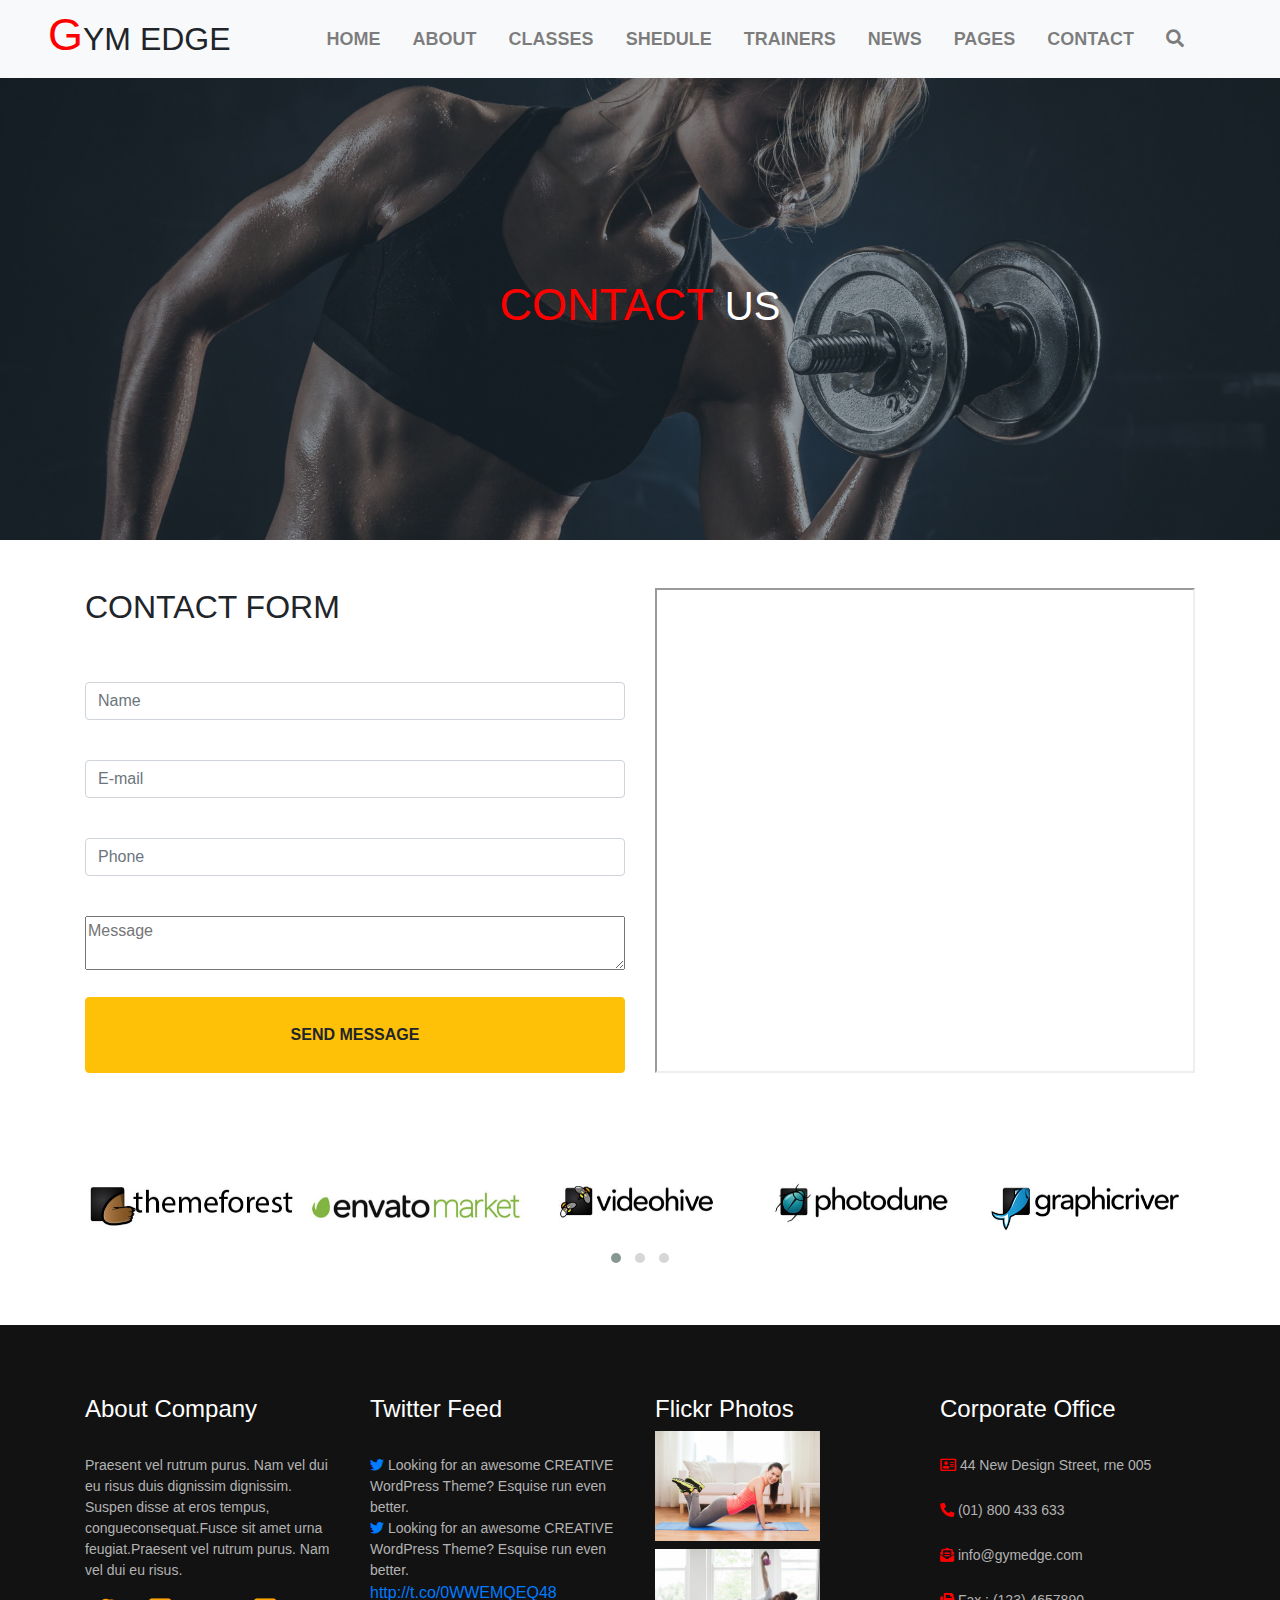
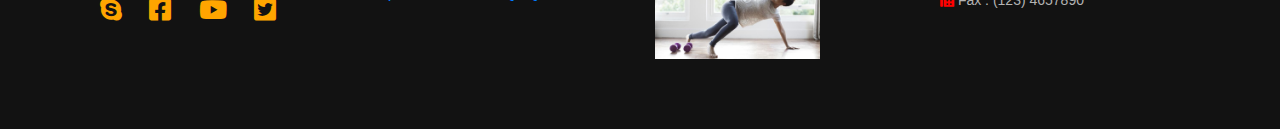
<file: contact.html>
<!DOCTYPE html>
<html>
<head>
	<title>contact page</title>
	<meta charset="UTF-8"/>
	<meta name="viewport" content="width=device-width, initial-scale=1, shrink-to-fit=no">
	<link rel="stylesheet" href="assets/css/bootstrap.min.css">
	<link rel="stylesheet" href="assets/fonticons/css/all.css">
   <link rel="stylesheet" href="assets/OwlCarousel/owl.carousel.min.css">
   <link rel="stylesheet" href="assets/OwlCarousel/owl.theme.default.min.css">	
   <link rel="stylesheet" href="assets/fonticons/css/all.css">
    <link rel="stylesheet" href="gymstyle.css">
</head>
<body>

<nav class="navbar navbar-expand-lg bg-light gym mynav navbar-light pl-5 pr-5">
  <!-- Brand -->
 <!-- <a class="navbar-brand" href="#"></a>  -->
 <h2><span>G</span>YM EDGE</h2>
  <!-- Toggler/collapsibe Button -->
  <button class="navbar-toggler" type="button" data-toggle="collapse" data-target="#collapsibleNavbar">
    <span class="navbar-toggler-icon"></span>
  </button>

  <!-- Navbar links -->
  <div class="collapse navbar-collapse justify-content-end font-weight-bold"  id="collapsibleNavbar">
    <ul class="navbar-nav">
      <li class="nav-item">
        <a class="nav-link pr-4" href="index.html">HOME</a>
      </li>
      <li class="nav-item">
        <a class="nav-link pr-4" href="about.html">ABOUT</a>
      </li>
      <li class="nav-item">
        <a class="nav-link pr-4" href="#">CLASSES</a>
      </li>
	  <li class="nav-item">
        <a class="nav-link pr-4" href="#">SHEDULE</a>
      </li>
	  <li class="nav-item">
        <a class="nav-link pr-4" href="trainers.html">TRAINERS</a>
      </li>
      <li class="nav-item">
        <a class="nav-link pr-4" href="#">NEWS</a>
      </li> 
        <li class="nav-item">
        <a class="nav-link pr-4" href="#">PAGES</a>
      </li>
      <li class="nav-item">
        <a class="nav-link pr-4" href="contact.html">CONTACT</a>
      </li>
	  <li class="nav-item">
        <a class="nav-link pr-5" href="#"><i class="fas fa-search"></i></a>
      </li>
    </ul>
  </div>
</nav>

<div class="container-fluid">
<div class="row aboutimg text-center text-white">
<div class="col-md-12 gymover gym">
<h1><span>CONTACT</span> US</h1>
</div>
</div>
</div>

<!-- container start -->
<div class="container">
<div class="row mt-5 textarea msgbutton">
<div class="col-md-6" >
<h2>CONTACT FORM</h2>
<br><br>
<form action="/action_page.php">
  <div class="form-group">
    <input type="text" class="form-control" placeholder="Name" id="name">
  </div>
  <br>
  <div class="form-group">
    <input type="email" class="form-control" placeholder="E-mail" id="email">
  </div>
  <br>
   <div class="form-group">
    <input type="number" class="form-control" placeholder="Phone" id="phone">
  </div>
  <br>
  <textarea placeholder="Message"></textarea>
  <button type="submit" class="btn btn-warning">SEND MESSAGE</button>
</form>
</div>

<div class="col-md-6 mymap mt-4 mt-md-0">
<iframe src="https://www.google.com/maps/embed?pb=!1m18!1m12!1m3!1d3156.422940968337!2d-121.91718368532982!3d37.709749223672155!2m3!1f0!2f0!3f0!3m2!1i1024!2i768!4f13.1!3m3!1m2!1s0x808fec10c3d21a43%3A0x1b3d905867026181!2sEdge%20Gymnastics%20Training%20Center!5e0!3m2!1sen!2s!4v1575972896156!5m2!1sen!2s" allowfullscreen></iframe>
</div>
</div>
<!-- row end -->
<!-- row start -->
<div class="row owlimg">
<div class="col-md-12">
<div class="owl-carousel owl-theme">
    <div class="item">
	<img src="img/icon1.jpg" class="img-fluid">
	</div>
    
	<div class="item">
	<img src="img/icon2.jpg" class="img-fluid">
	</div>
	
	<div class="item">
	<img src="img/icon3.jpg" class="img-fluid">
	</div>
	
	<div class="item">
	<img src="img/icon4.jpg" class="img-fluid">
	</div>
	
	<div class="item">
	<img src="img/icon5.jpg" class="img-fluid">
	</div>
	
	<div class="item">
	<img src="img/icon6.jpg" class="img-fluid">
	</div>	
	
	 <div class="item">
	<img src="img/icon1.jpg" class="img-fluid">
	</div>
    
	<div class="item">
	<img src="img/icon2.jpg" class="img-fluid">
	</div>
	
	<div class="item">
	<img src="img/icon3.jpg" class="img-fluid">
	</div>
	
	<div class="item">
	<img src="img/icon4.jpg" class="img-fluid">
	</div>
	
	<div class="item">
	<img src="img/icon5.jpg" class="img-fluid">
	</div>
	
	<div class="item">
	<img src="img/icon6.jpg" class="img-fluid">
	</div>	
	
	
</div>
</div>

<!-- row end -->
</div>
<!-- container end -->
</div>

<footer>
<div class="container-fluid">
<div class="row">

<div class="col-md-12 myfooter">

<div class="container">
<div class="row footerfont footerhead">
<div class="col-md-3">
<h4>About Company</h4>
<br>
<p>
Praesent vel rutrum purus. Nam vel dui eu risus duis dignissim dignissim. Suspen disse at eros tempus, congueconsequat.Fusce sit amet urna feugiat.Praesent vel rutrum purus. Nam vel dui eu risus.
</p>
<ul class="list-inline mt-3 footericon">
    <li class="list-inline-item"><i class="fab fa-skype"></i></li>
    <li class="list-inline-item"><i class="fab fa-facebook-square"></i></li>
    <li class="list-inline-item"><i class="fab fa-youtube"></i></li>
    <li class="list-inline-item"><i class="fab fa-twitter-square"></i></li>
  </ul>
</div>


<div class="col-md-3">
<h4>Twitter Feed</h4>
<br>
<P><i class="fab fa-twitter text-primary"></i>
Looking for an awesome CREATIVE WordPress Theme? Esquise run even better.
</P>

<P><i class="fab fa-twitter text-primary"></i>
Looking for an awesome CREATIVE WordPress Theme? Esquise run even better.
</P>
<a href="http://t.co/0WWEMQEQ48">http://t.co/0WWEMQEQ48</a>
</div>


<div class="col-md-3 footimgheight">
<h4>Flickr Photos</h4>
<img src="img/footer.jpg" class="img-fluid mb-2">
<img src="img/footer2.jpg" class="img-fluid">
</div>


<div class="col-md-3 iconclr">
<h4>Corporate Office</h4>
<br>
<p><i class="far fa-address-card"></i>
44 New Design Street, rne 005
</p>
<br>
<p><i class="fas fa-phone-alt"></i>
(01) 800 433 633
</p>
<br>
<p><i class="fas fa-envelope-open-text"></i>
info@gymedge.com
</p>
<br>
<p><i class="fas fa-fax"></i>
Fax : (123) 4657890
</p>

</div>

<!-- row end -->
</div>
<!-- container end -->
</div>
<!-- col 12 end -->
</div>
<!-- row end -->
</div>

<!-- container-fluid end -->
</div>
</footer>
















<script src="assets/js/jquery.min.js"></script>
<script src="assets/js/popper.min.js"></script>
<script src="assets/OwlCarousel/owl.carousel.min.js"></script>
<script>

$('.owl-carousel').owlCarousel({
    loop:true,
    margin:10,
    nav:false,
    responsive:{
        0:{
            items:2
        },
        600:{
            items:3
        },
        1000:{
            items:5
        }
    }
})







</script>



<script src="assets/js/bootstrap.min.js"></script>

</body>
</html>
</file>
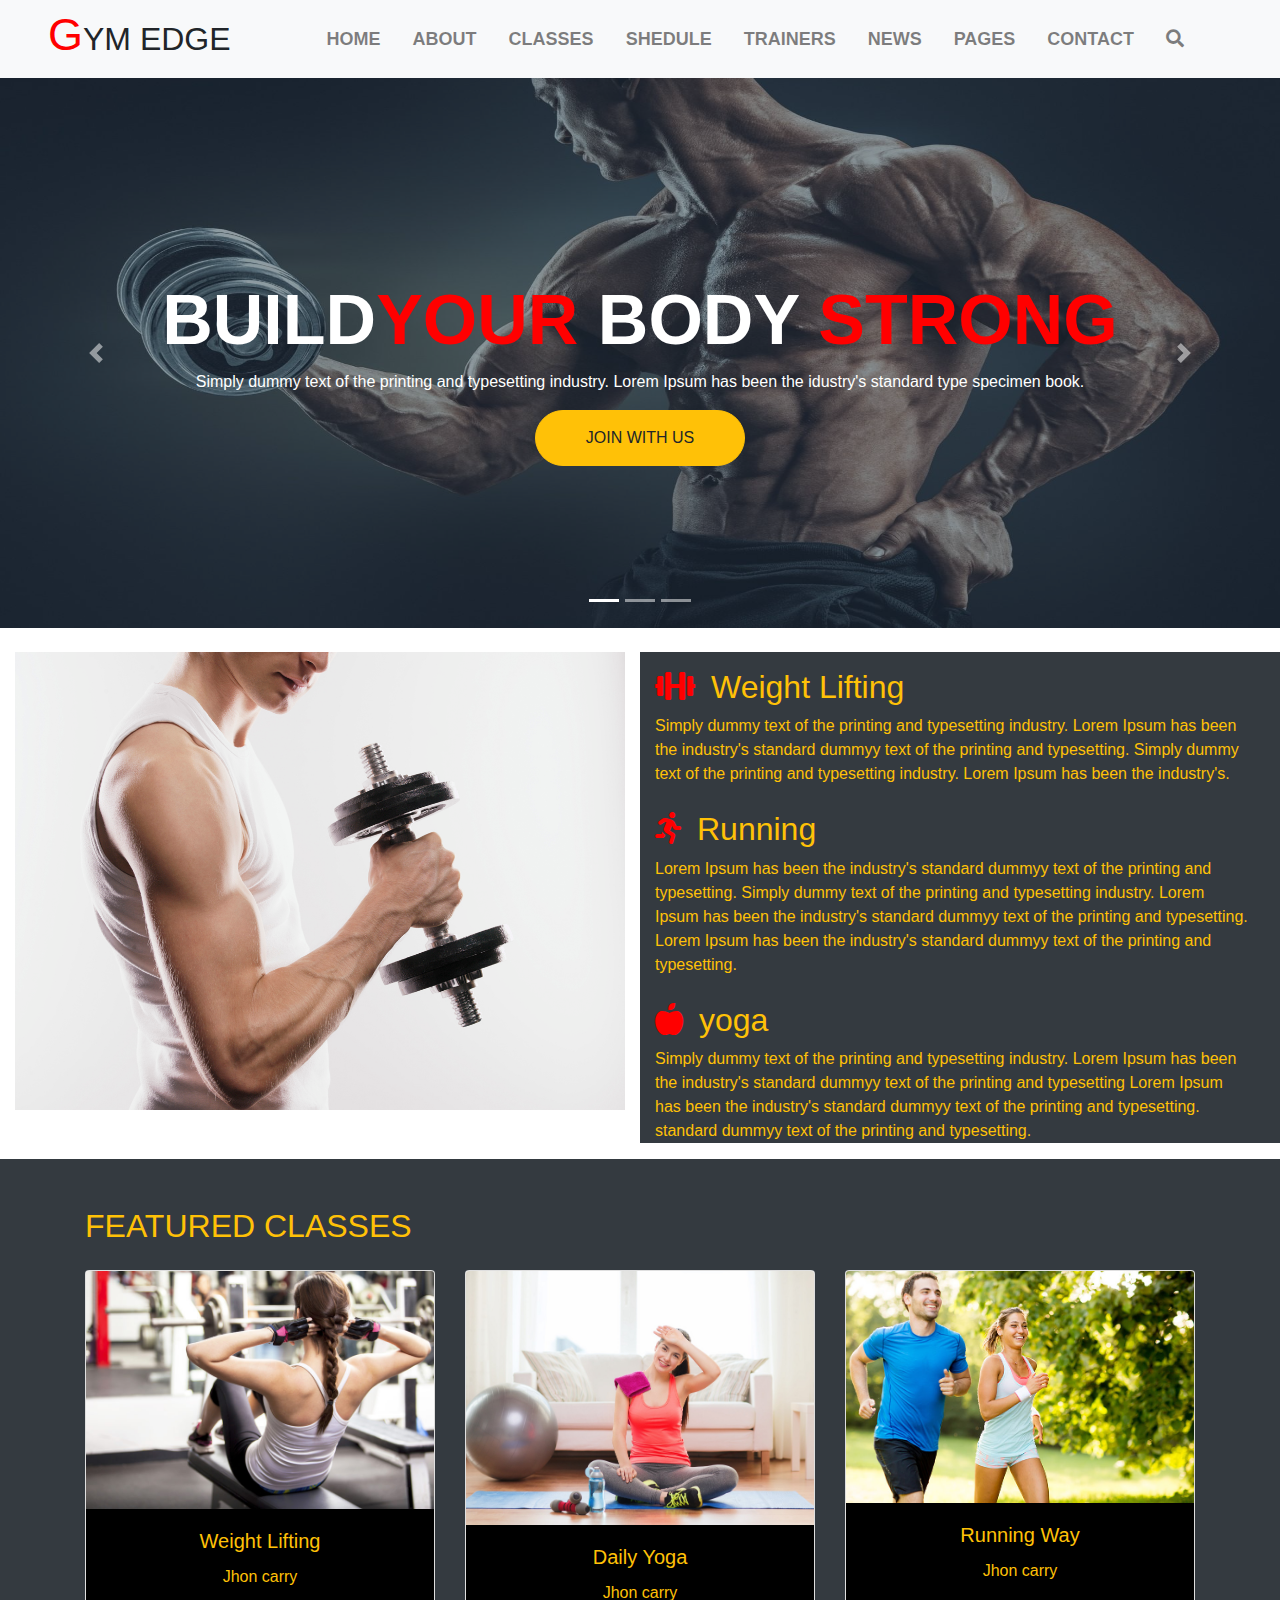
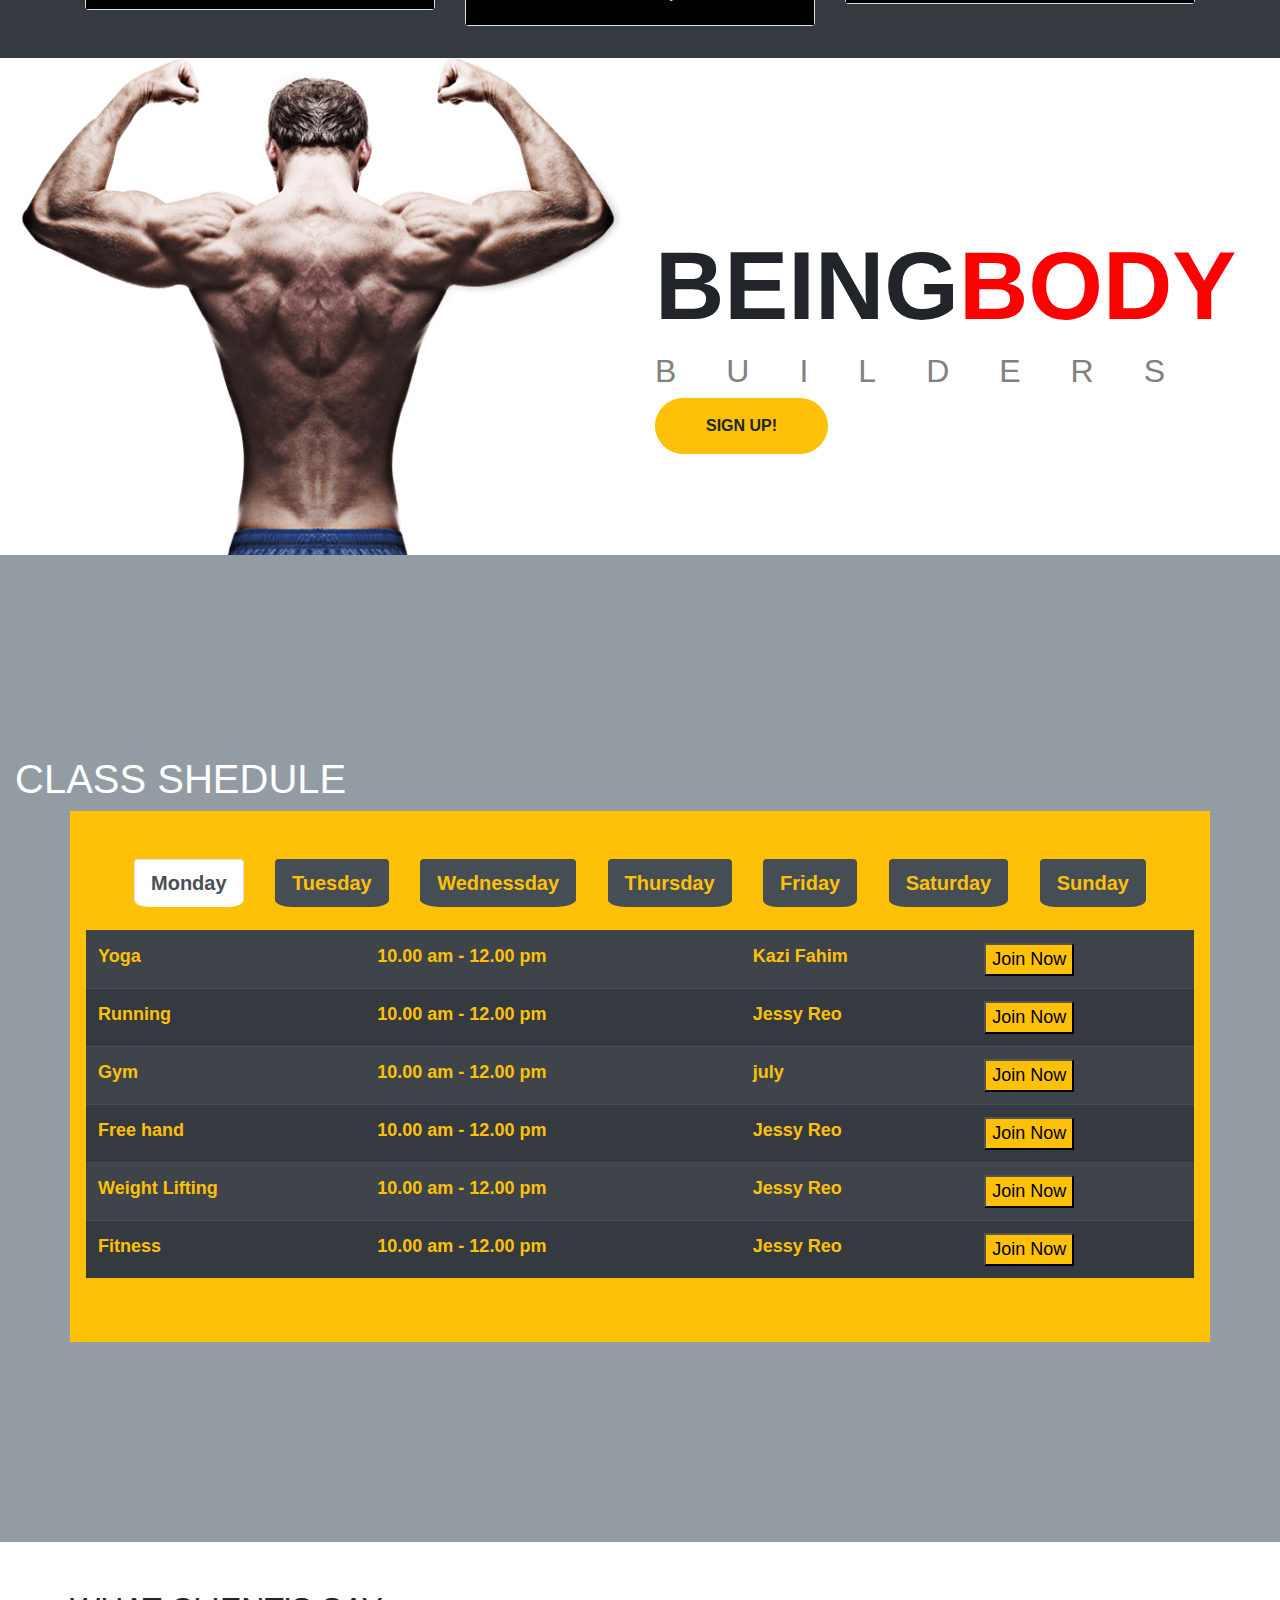
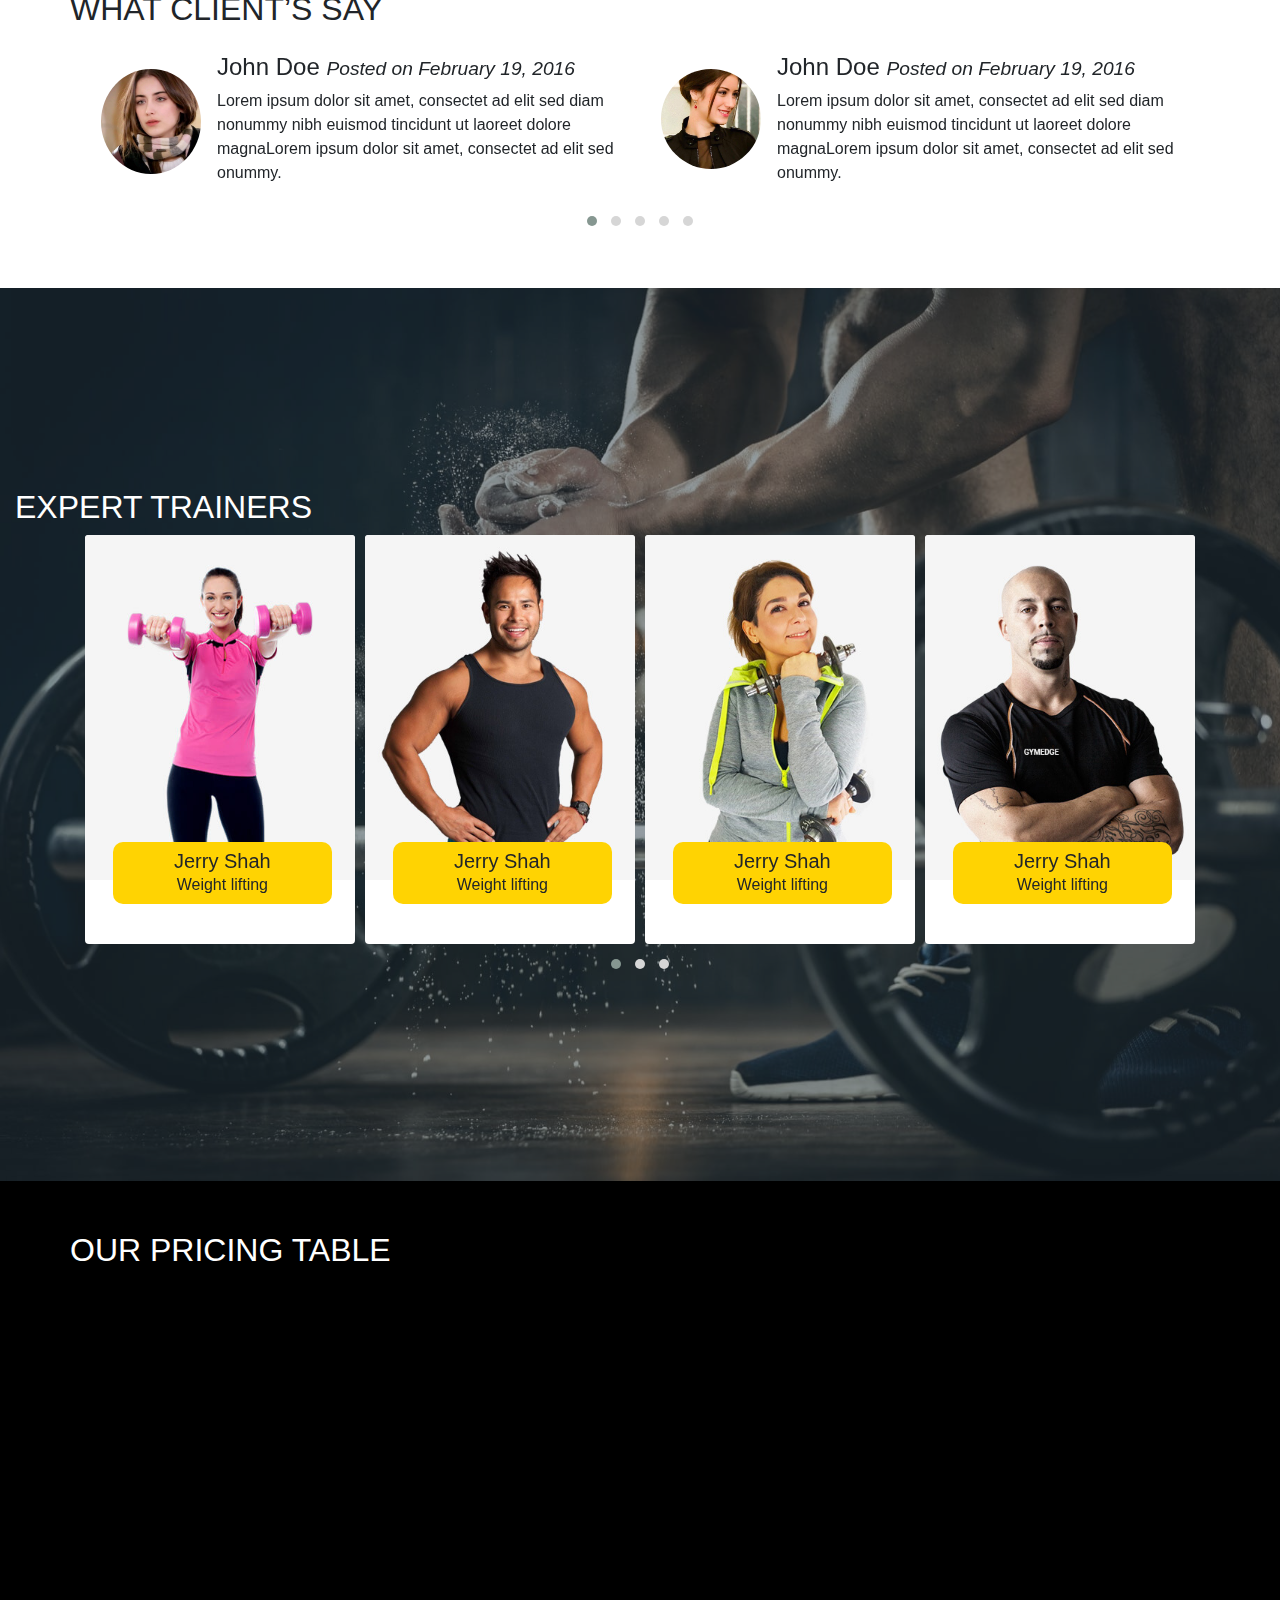
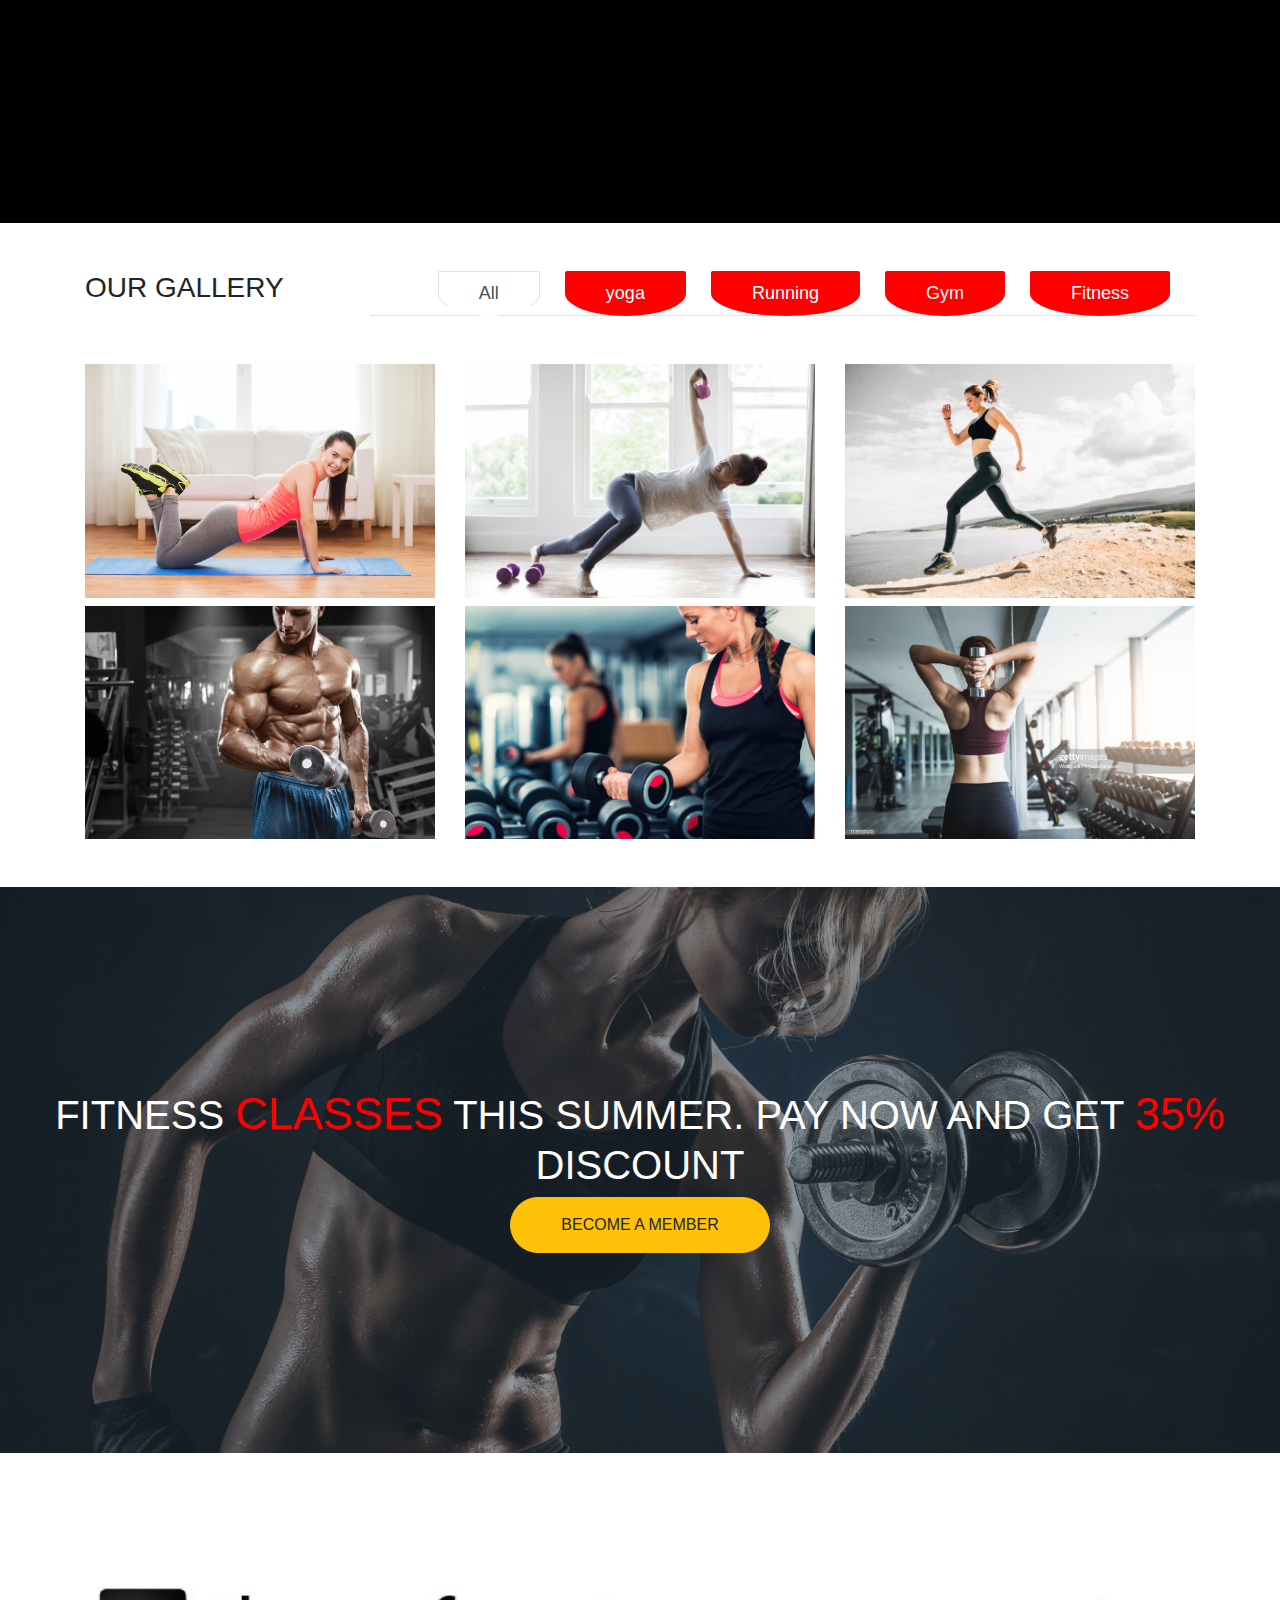
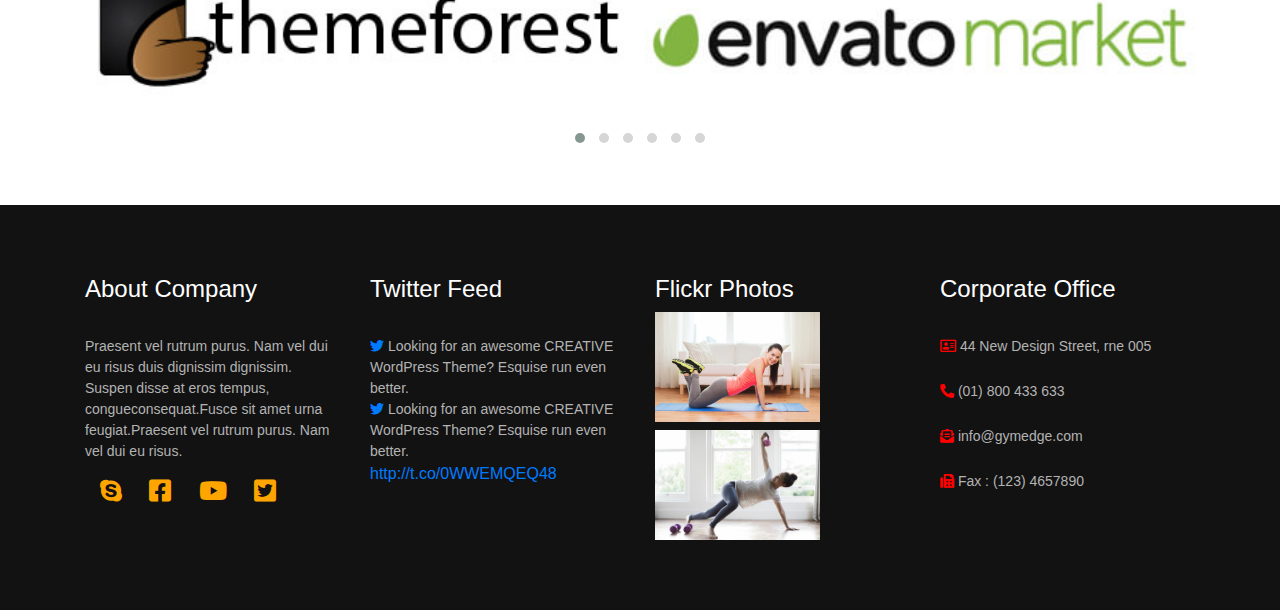
<file: home.html>
<!DOCTYPE html>
<html>
<head>
	<title>temp 1</title>
	<meta charset="UTF-8"/>
	<meta name="viewport" content="width=device-width, initial-scale=1, shrink-to-fit=no">
	<link rel="stylesheet" href="assets/css/bootstrap.min.css">
	<link rel="stylesheet" href="assets/fonticons/css/all.css">
	<link rel="stylesheet" href="assets/OwlCarousel/owl.carousel.min.css">
   <link rel="stylesheet" href="assets/OwlCarousel/owl.theme.default.min.css">
   <link rel="stylesheet" href="assets/aos-master/aos.css">
   
	<link rel="stylesheet" href="gymstyle.css">

</head>
<body>
<nav class="navbar navbar-expand-lg bg-light gym mynav navbar-light pl-5 pr-5">
  <!-- Brand -->
 <!-- <a class="navbar-brand" href="#"></a>  -->
 <h2><span>G</span>YM EDGE</h2>
  <!-- Toggler/collapsibe Button -->
  <button class="navbar-toggler" type="button" data-toggle="collapse" data-target="#collapsibleNavbar">
    <span class="navbar-toggler-icon"></span>
  </button>

  <!-- Navbar links -->
  <div class="collapse navbar-collapse justify-content-end font-weight-bold"  id="collapsibleNavbar">
    <ul class="navbar-nav">
      <li class="nav-item">
        <a class="nav-link pr-4" href="home.html">HOME</a>
      </li>
      <li class="nav-item">
        <a class="nav-link pr-4" href="about.html">ABOUT</a>
      </li>
      <li class="nav-item">
        <a class="nav-link pr-4" href="#">CLASSES</a>
      </li>
	  <li class="nav-item">
        <a class="nav-link pr-4" href="#">SHEDULE</a>
      </li>
	  <li class="nav-item">
        <a class="nav-link pr-4" href="trainers.html">TRAINERS</a>
      </li>
      <li class="nav-item">
        <a class="nav-link pr-4" href="#">NEWS</a>
      </li> 
        <li class="nav-item">
        <a class="nav-link pr-4" href="#">PAGES</a>
      </li>
      <li class="nav-item">
        <a class="nav-link pr-4" href="contact.html">CONTACT</a>
      </li>
	  <li class="nav-item">
        <a class="nav-link pr-5" href="#"><i class="fas fa-search"></i></a>
      </li>
    </ul>
  </div>
</nav>
<!-- nav complete -->
<div id="demo" class="carousel slide myslider" data-ride="carousel">
  <ul class="carousel-indicators">
    <li data-target="#demo" data-slide-to="0" class="active"></li>
    <li data-target="#demo" data-slide-to="1"></li>
    <li data-target="#demo" data-slide-to="2"></li>
  </ul>
  <div class="carousel-inner  heading heading2 navbutton">
    <div class="carousel-item active">
      <img src="img/gym.jpg" alt="Los Angeles" >
      <div class="carousel-caption gymover2 myp">
        <h1 class="font-weight-bolder">BUILD<span>YOUR</span> BODY <span>STRONG</span></h1>
        <p>Simply dummy text of the printing and typesetting industry.
		Lorem Ipsum has been the idustry's standard type specimen book.
		</p>
		<button type="button" class="btn btn-warning mybuttons mt-3">JOIN WITH US</button>
      </div>   
    </div>
    <div class="carousel-item">
      <img src="img/gym1.jpg" alt="Chicago" >
      <div class="carousel-caption gymover2 myp">
	  <h1 class=" font-weight-bolder">BUILD <span>YOUR</span>BODY <span>STRONG</span></h1>
        <p>Simply dummy text of the printing and typesetting industry.
		Lorem Ipsum has been the idustry's standard type specimen book.
		</p>
		<button type="button" class="btn btn-warning mybuttons mt-3">JOIN WITH US</button>	
      </div>   
    </div>
    <div class="carousel-item">
      <img src="img/gym2.jpg" alt="New York">
      <div class="carousel-caption gymover2 myp">
	  <h1 class=" font-weight-bolder">BUILD<span>YOUR</span> BODY <span>STRONG</span></h1>
        <p>Simply dummy text of the printing and typesetting industry.
		Lorem Ipsum has been the idustry's standard type specimen book.
		</P>
		<button type="button" class="btn btn-warning mybuttons mt-3">JOIN WITH US</button>
      </div>   
    </div>
  </div>
  <a class="carousel-control-prev" href="#demo" data-slide="prev">
    <span class="carousel-control-prev-icon"></span>
  </a>
  <a class="carousel-control-next" href="#demo" data-slide="next">
    <span class="carousel-control-next-icon"></span>
  </a>
</div>

<div class="container-fluid ">
<div class="row 1stcol pt-4">
<div class="col-md-6">
<img src="img/my.jpg" class="img-fluid">
</div>


<div class="col-md-6 pt-3 col myicons bg-dark text-warning">
<h2><i class="fas fa-dumbbell pr-3"></i>Weight Lifting</h2>
<p class="pr-3">
Simply dummy text of the printing and typesetting industry. 
Lorem Ipsum has been the industry's standard dummyy text of the printing and typesetting.
Simply dummy text of the printing and typesetting industry. 
Lorem Ipsum has been the industry's.
</p>
<br>
 <h2>  <i class="fas fa-running pr-3"></i>Running</h2>
<p class="pr-3"> 
Lorem Ipsum has been the industry's standard dummyy text of the printing and typesetting.
Simply dummy text of the printing and typesetting industry. 
Lorem Ipsum has been the industry's standard dummyy text of the printing and typesetting.
Lorem Ipsum has been the industry's standard dummyy text of the printing and typesetting.
</p>
<br>
<h2> <i class="fas fa-apple-alt pr-3"></i>yoga</h2>
<p class="pr-3">
Simply dummy text of the printing and typesetting industry. 
Lorem Ipsum has been the industry's standard dummyy text of the printing and typesetting 
Lorem Ipsum has been the industry's standard dummyy text of the printing and typesetting.
standard dummyy text of the printing and typesetting.
</p>

</div>
</div>

</div>
<!-- container fluid complete -->
<div class="container-fluid bg-dark mt-3">
<div class="container pt-5">
<div class="row">
<div class="col-md-12">
<h2 class="text-warning pb-3">FEATURED CLASSES</h2>
</div>

<div class="col-md-4 pb-5">
<div class="card">
    <img class="card-img-top" src="img/1.jpg" alt="Card image">
    <div class="card-body before text-center">
      <h5 class="card-title">Weight Lifting</h5>
      <p class="card-text">Jhon carry</p>
    </div>
</div>
</div>

<div class="col-md-4">
<div class="card ">
    <img class="card-img-top" src="img/3.jpg" alt="Card image">
    <div class="card-body before text-center">
      <h5 class="card-title">Daily Yoga</h5>
      <p class="card-text">Jhon carry</p>
    </div>
  </div>
  </div>
  
<div class="col-md-4">
<div class="card">
    <img class="card-img-top" src="img/2.jpg" alt="Card image">
    <div class="card-body before text-center">
      <h5 class="card-title">Running Way</h5>
      <p class="card-text">Jhon carry</p>
    </div>
</div>
</div>

</div>

</div>
</div>
<!-- row end -->
</div>
<!-- container end -->


<div class="container-fluid">
<div class="row">

<div class="col-md-6">
<img src="img/6.png" class="img-fluid">
</div>

<div class="col-md-6 body words">
<h1 class="font-weight-bolder heading2">BEING<span>BODY</span></h1>
<h2>BUILDERS</h2>
<button type="button" class="btn btn-warning mybuttons font-weight-bold">SIGN UP!</button>
</div>
</div>


<div class="row text-white gymimg">
<div class="col-md-12  gymover gym">
<h1>CLASS SHEDULE</h1>
<div class="container">
<div class="row">

<div class="col-md-12 py-5 px-3 bg-warning">
<ul class="nav nav-tabs justify-content-between px-5 border-0 tabs">
  <li class="nav-item">
    <a class="nav-link active " data-toggle="tab" href="#mon">Monday</a>
  </li>
  <li class="nav-item">
    <a class="nav-link" data-toggle="tab" href="#tues">Tuesday</a>
  </li>
  <li class="nav-item">
    <a class="nav-link" data-toggle="tab" href="#wed">Wednessday</a>
  </li>
  <li class="nav-item">
    <a class="nav-link" data-toggle="tab" href="#wed">Thursday</a>
  </li>
  <li class="nav-item">
    <a class="nav-link" data-toggle="tab" href="#wed">Friday</a>
  </li>
  <li class="nav-item">
    <a class="nav-link" data-toggle="tab" href="#wed">Saturday</a>
  </li>
  <li class="nav-item">
    <a class="nav-link" data-toggle="tab" href="#wed">Sunday</a>
  </li>
</ul>
<br>
<!-- Tab panes -->
<div class="tab-content">
  <div class="tab-pane active" id="mon">
<table class="table table-striped  table-dark tableclr text-warning">
    
    <tbody>
      <tr>
        <td>Yoga</td>
        <td>10.00 am - 12.00 pm</td>
        <td>Kazi Fahim</td>
		<td><button class="bg-warning"> Join Now</button></td>
      </tr>
      <tr>
        <td>Running</td>
        <td>10.00 am - 12.00 pm</td>
        <td>Jessy Reo</td>
		<td><button class="bg-warning"> Join Now</button></td>
      </tr>
      <tr>
        <td>Gym</td>
        <td>10.00 am - 12.00 pm</td>
        <td>july</td>
		<td><button class="bg-warning"> Join Now</button></td>
      </tr>
	  <tr>
        <td>Free hand</td>
        <td>10.00 am - 12.00 pm</td>
        <td>Jessy Reo</td>
		<td><button class="bg-warning"> Join Now</button></td>
      </tr>
	  <tr>
        <td>Weight Lifting</td>
        <td>10.00 am - 12.00 pm</td>
        <td>Jessy Reo</td>
		<td><button class="bg-warning"> Join Now</button></td>
      </tr>
	  <tr>
        <td>Fitness</td>
        <td>10.00 am - 12.00 pm</td>
        <td>Jessy Reo</td>
		<td><button class="bg-warning"> Join Now</button></td>
      </tr>
    </tbody>
  </table>  
  </div>
  
  <div class="tab-pane container fade" id="tuesday">
  <table class="table table-dark table-striped text-warning tableclr">
    
    <tbody>
      <tr>
        <td>Yoga</td>
        <td>10.00 am - 12.00 pm</td>
        <td>john</td>
		<td><button class="bg-warning"> Join Now</button></td>
      </tr>
      <tr>
        <td>Running</td>
        <td>10.00 am - 12.00 pm</td>
        <td>mary@example.com</td>
		<td><button class="bg-warning"> Join Now</button></td>
      </tr>
      <tr>
        <td>Gym</td>
        <td>10.00 am - 12.00 pm</td>
        <td>Jessy Reo</td>
		<td>John</td>
      </tr>
	  <tr>
        <td>Weight Lifting</td>
        <td>10.00 am - 12.00 pm</td>
        <td>Jessy Reo</td>
		<td><button class="bg-warning"> Join Now</button></td>
      </tr>
    </tbody>
  </table>
  </div>
  <div class="tab-pane container fade" id="wed">
  
  <table class="table table-dark table-striped text-warning tableclr">
    
    <tbody>
      <tr>
        <td>Yoga</td>
        <td>10.00 am - 12.00 pm</td>
        <td>john</td>
		<td><button class="bg-warning"> Join Now</button></td>
      </tr>
      <tr>
        <td>Running</td>
        <td>10.00 am - 12.00 pm</td>
        <td>Jessy Reo</td>
		<td><button class="bg-warning"> Join Now</button></td>
      </tr>
      <tr>
        <td>Gym</td>
        <td>10.00 am - 12.00 pm</td>
        <td>mauj</td>
		<td><button class="bg-warning"> Join Now</button></td>
      </tr>
	  <tr>
        <td>Weight Lifting</td>
        <td>10.00 am - 12.00 pm</td>
        <td>zain</td>
		<td><button class="bg-warning"> Join Now</button></td>
      </tr>
    </tbody>
  </table>
  </div>
  
  </div>
</div>



</div>
<!-- table row -->
</div>

<!-- container -->
</div>

<!-- img col end -->
</div>
<!-- row 1st -->
</div>

</div>

<!-- container start -->

<div class="container">
<div class="row mt-5">
<h2>WHAT CLIENT’S SAY</h2>
<div class="col-md-12">
<div class="owl-carousel owl-theme">
    <div class="item">
	<div class="media  p-3">
  <img src="img/8.jpg" alt="John Doe" class="mr-3 mt-3 rounded-circle align-self-start " style="width:100px;">
  <div class="media-body">
    <h4>John Doe <small><i>Posted on February 19, 2016</i></small></h4>
    <p>
	Lorem ipsum dolor sit amet, consectet ad elit sed diam nonummy nibh euismod tincidunt ut laoreet dolore magnaLorem ipsum dolor sit amet, consectet ad elit sed onummy.
	</p>
  </div>
</div>	
 </div> 
    
<div class="item">
	<div class="media  p-3">
  <img src="img/10.jpg" alt="John Doe" class="mr-3 mt-3 rounded-circle align-self-start " style="width:100px;">
  <div class="media-body">
    <h4>John Doe <small><i>Posted on February 19, 2016</i></small></h4>
    <p>
	Lorem ipsum dolor sit amet, consectet ad elit sed diam nonummy nibh euismod tincidunt ut laoreet dolore magnaLorem ipsum dolor sit amet, consectet ad elit sed onummy.
	</p>
  </div>
</div>	
 </div> 
 
 
 
 <div class="item">
	<div class="media  p-3">
  <img src="img/8.jpg" alt="John Doe" class="mr-3 mt-3 rounded-circle align-self-start " style="width:100px;">
  <div class="media-body">
    <h4>John Doe <small><i>Posted on February 19, 2016</i></small></h4>
    <p>
	Lorem ipsum dolor sit amet, consectet ad elit sed diam nonummy nibh euismod tincidunt ut laoreet dolore magnaLorem ipsum dolor sit amet, consectet ad elit sed onummy.
	</p>
  </div>
</div>	
 </div> 
 
 
 <div class="item">
	<div class="media  p-3">
  <img src="img/10.jpg" alt="John Doe" class="mr-3 mt-3 rounded-circle align-self-start " style="width:100px;">
  <div class="media-body">
    <h4>John Doe <small><i>Posted on February 19, 2016</i></small></h4>
    <p>
	Lorem ipsum dolor sit amet, consectet ad elit sed diam nonummy nibh euismod tincidunt ut laoreet dolore magnaLorem ipsum dolor sit amet, consectet ad elit sed onummy.
	</p>
  </div>
</div>	
 </div> 
 
 <div class="item">
	<div class="media  p-3">
  <img src="img/10.jpg" alt="John Doe" class="mr-3 mt-3 rounded-circle align-self-start " style="width:100px;">
  <div class="media-body">
    <h4>John Doe <small><i>Posted on February 19, 2016</i></small></h4>
    <p>
	Lorem ipsum dolor sit amet, consectet ad elit sed diam nonummy nibh euismod tincidunt ut laoreet dolore magnaLorem ipsum dolor sit amet, consectet ad elit sed onummy.
	</p>
  </div>
</div>	
 </div> 
 
 <div class="item">
	<div class="media  p-3">
  <img src="img/8.jpg" alt="John Doe" class="mr-3 mt-3 rounded-circle align-self-start " style="width:100px;">
  <div class="media-body">
    <h4>John Doe <small><i>Posted on February 19, 2016</i></small></h4>
    <p>
	Lorem ipsum dolor sit amet, consectet ad elit sed diam nonummy nibh euismod tincidunt ut laoreet dolore magnaLorem ipsum dolor sit amet, consectet ad elit sed onummy.
	</p>
  </div>
</div>	
 </div> 
 
 <div class="item">
	<div class="media  p-3">
  <img src="img/10.jpg" alt="John Doe" class="mr-3 mt-3 rounded-circle align-self-start " style="width:100px;">
  <div class="media-body">
    <h4>John Doe <small><i>Posted on February 19, 2016</i></small></h4>
    <p>
	Lorem ipsum dolor sit amet, consectet ad elit sed diam nonummy nibh euismod tincidunt ut laoreet dolore magnaLorem ipsum dolor sit amet, consectet ad elit sed onummy.
	</p>
  </div>
</div>	
 </div> 
 
 <div class="item">
	<div class="media  p-3">
  <img src="img/8.jpg" alt="John Doe" class="mr-3 mt-3 rounded-circle align-self-start " style="width:100px;">
  <div class="media-body">
    <h4>John Doe <small><i>Posted on February 19, 2016</i></small></h4>
    <p>
	Lorem ipsum dolor sit amet, consectet ad elit sed diam nonummy nibh euismod tincidunt ut laoreet dolore magnaLorem ipsum dolor sit amet, consectet ad elit sed onummy.
	</p>
  </div>
</div>	
 </div> 
 
 <div class="item">
	<div class="media  p-3">
  <img src="img/10.jpg" alt="John Doe" class="mr-3 mt-3 rounded-circle align-self-start " style="width:100px;">
  <div class="media-body">
    <h4>John Doe <small><i>Posted on February 19, 2016</i></small></h4>
    <p>
	Lorem ipsum dolor sit amet, consectet ad elit sed diam nonummy nibh euismod tincidunt ut laoreet dolore magnaLorem ipsum dolor sit amet, consectet ad elit sed onummy.
	</p>
  </div>
</div>	
 </div> 



	
</div>


</div>
<!-- row end -->
</div>



</div>
<!-- container end -->
<div class="container-fluid">
<div class="row trainersimg">
<div class="col-md-12 gymover">
<h2 class="text-white">EXPERT TRAINERS</h2>
<div class="container">
<div class="row">
<div class="col-md-12">
<div class="owl-two owl-carousel owl-theme">
    <div class="item">
	<div class="card border-0 buttonsbg">
    <img class="card-img-top" src="img/trainer1.jpg" alt="Card image">
    <div class="card-body">
      <a href="#" class="btn ml-2">
  <h5>Jerry Shah</h5>
  <p>Weight lifting</p>
  </a>
    </div>
</div>
	</div>
    
	<div class="item">
	<div class="card border-0 buttonsbg">
    <img class="card-img-top" src="img/trainer2.jpg" alt="Card image">
    <div class="card-body">
      <a href="#" class="btn ml-2">
  <h5>Jerry Shah</h5>
  <p>Weight lifting</p>
  </a>
    </div>
</div>
	</div>
	
	<div class="item">
	<div class="card border-0 buttonsbg">
    <img class="card-img-top" src="img/trainer3.jpg" alt="Card image">
    <div class="card-body">
      <a href="#" class="btn ml-2">
  <h5>Jerry Shah</h5>
  <p>Weight lifting</p>
  </a>
    </div>
</div>
	</div>
	
	<div class="item">
	<div class="card border-0 buttonsbg">
    <img class="card-img-top" src="img/trainer4.jpg" alt="Card image">
    <div class="card-body">
      <a href="#" class="btn ml-2">
  <h5>Jerry Shah</h5>
  <p>Weight lifting</p>
  </a>
    </div>
</div>
	</div>
	
	<div class="item">
	<div class="card border-0 buttonsbg">
    <img class="card-img-top" src="img/trainer1.jpg" alt="Card image">
    <div class="card-body">
      <a href="#" class="btn">
  <h5>Jerry Shah</h5>
  <p>Weight lifting</p>
  </a>
    </div>
</div>
	</div>
	
	<div class="item">
	<div class="card border-0 buttonsbg">
    <img class="card-img-top" src="img/trainer2.jpg" alt="Card image">
    <div class="card-body">
      <a href="#" class="btn">
  <h5>Jerry Shah</h5>
  <p>Weight lifting</p>
  </a>
    </div>
</div>
	</div>	
	
	 <div class="item">
	<div class="card border-0 buttonsbg">
    <img class="card-img-top" src="img/trainer3.jpg" alt="Card image">
    <div class="card-body">
      <a href="#" class="btn">
  <h5>Jerry Shah</h5>
  <p>Weight lifting</p>
  </a>
    </div>
</div>
	</div>
    
	<div class="item">
	<div class="card border-0 buttonsbg">
    <img class="card-img-top" src="img/trainer4.jpg" alt="Card image">
    <div class="card-body">
      <a href="#" class="btn">
  <h5>Jerry Shah</h5>
  <p>Weight lifting</p>
  </a>
    </div>
</div>
	</div>
	
	<div class="item">
	<div class="card border-0 buttonsbg">
    <img class="card-img-top" src="img/trainer1.jpg" alt="Card image">
    <div class="card-body">
      <a href="#" class="btn">
  <h5>Jerry Shah</h5>
  <p>Weight lifting</p>
  </a>
    </div>
</div>
	</div>
	
	<div class="item">
	<div class="card border-0 buttonsbg">
    <img class="card-img-top" src="img/trainer2.jpg" alt="Card image">
    <div class="card-body">
      <a href="#" class="btn">
  <h5>Jerry Shah</h5>
  <p>Weight lifting</p>
  </a>
    </div>
</div>
	</div>
	
	
</div>
</div>


</div>
<!-- container end -->
</div>
</div>

</div>
<!-- row start -->
<div class="row" >

<div class="col-md-12 pricetable"> 
<h2 class="text-white">OUR PRICING TABLE</h2>
<div class="container">
<div class="row py-5">
<div class="col-md-4"  data-aos="zoom-out" data-aos-duration="1000">
<div class="card text-center py-3">
  <div class="card-body gym">
    <h5 class="card-title">STANDARD</h5>
	<h3><span>$99</span>/Month</h3>
    <p class="card-text">Free Hand</p>
	<br>
    <p>Gym Fitness</p>
	<br>
    <p>Running</p>
	<br>
	<p>------</p>
	<br>
	<p>------</p>
	<br>
    <a href="#" class="btn btn-warning px-3">DETAILS</a>
  </div>
</div>
</div>
<div class="col-md-4" data-aos="zoom-out" data-aos-duration="1000">
<div class="card text-center py-3">
  <div class="card-body gym">
    <h5 class="card-title">STANDARD</h5>
	<h3><span>$99</span>/Month</h3>
    <p class="card-text">Free Hand</p>
	<br>
    <p>Gym Fitness</p>
	<br>
    <p>Running</p>
	<br>
	<p>Yoga</p>
	<br>
	<p>------</p>
	<br>
    <a href="#" class="btn btn-warning px-3">DETAILS</a>
  </div>
</div>
</div>
<div class="col-md-4" data-aos="zoom-out" data-aos-duration="1000">
<div class="card text-center py-3">
  <div class="card-body gym">
    <h5 class="card-title">STANDARD</h5>
	<h3><span>$99</span>/Month</h3>
    <p class="card-text">Free Hand</p>
	<br>
    <p>Gym Fitness</p>
	<br>
    <p>Running</p>
	<br>
	<p>Yoga</p>
	<br>
	<p>Body Building</p>
	<br>
    <a href="#" class="btn btn-warning px-3">DETAILS</a>
  </div>
</div>
</div>


</div>



</div>
</div>


</div>
<!-- container-fluid end -->
</div>
<!-- container start -->
<div class="container">
<div class="row mt-5">
<div class="col-md-3">
<h3>OUR GALLERY</h3>
</div>
<div class="col-md-9">
<ul class="nav nav-tabs justify-content-end  navtabs">
  <li class="nav-item">
    <a class="nav-link active" data-toggle="tab" href="#all">All</a>
  </li>
  <li class="nav-item">
    <a class="nav-link " data-toggle="tab" href="#yoga">yoga</a>
  </li>
  <li class="nav-item">
    <a class="nav-link" data-toggle="tab" href="#run">Running</a>
  </li>
  <li class="nav-item">
    <a class="nav-link" data-toggle="tab" href="#gym">Gym</a>
  </li>
  <li class="nav-item">
    <a class="nav-link" data-toggle="tab" href="#fit">Fitness</a>
  </li>
</ul>
</div>

<div class="col-md-12 mt-5">
<div class="tab-content">
  <div class="tab-pane active" id="All">
  <div class="row">
<div class="col-md-4">
<img src="img/footer.jpg" class="img-fluid">
</div>

<div class="col-md-4">
<img src="img/footer2.jpg" class="img-fluid">
</div>

<div class="col-md-4">
<img src="img/footer3.jpg" class="img-fluid">
</div>

<div class="col-md-4 mt-2">
<img src="img/footer4.jpg" class="img-fluid">
</div>

<div class="col-md-4 mt-2">
<img src="img/footer5.jpg" class="img-fluid">
</div>

<div class="col-md-4 mt-2">
<img src="img/footer6.jpg" class="img-fluid">
</div>


</div>
<!-- row end -->
  </div>
  
  <div class="tab-pane container fade" id="yoga">
  <div class="row">

<div class="col-md-4 mt-3">
<img src="img/footer4.jpg" class="img-fluid">
</div>

<div class="col-md-4 mt-3">
<img src="img/footer5.jpg" class="img-fluid">
</div>


</div>
    
  
  </div>
  <div class="tab-pane container fade" id="run">
  <div class="row">
<div class="col-md-4">
<img src="img/footer.jpg" class="img-fluid">
</div>

<div class="col-md-4">
<img src="img/footer2.jpg" class="img-fluid">
</div>

<div class="col-md-4">
<img src="img/footer3.jpg" class="img-fluid">
</div>

</div>
  
  </div>
  
  </div>
  </div>

<!-- row end -->
</div>
</div>
<!-- container fluid start -->
<div class="container-fluid">
<div class="row aboutimg text-center text-white mt-5">
<div class="col-md-12 px-5 gymover gym">
<h1>FITNESS <span>CLASSES</span> THIS SUMMER.
PAY NOW AND
GET <span>35%</span> DISCOUNT
</h1>
<button type="button" class="btn btn-warning mybuttons">BECOME A MEMBER</button>
</div>

</div>
</div>
<!-- container fluid end -->



<div class="container">
<!-- row start -->
<div class="row owlimg">
<div class="col-md-12">
<div class="owl-carousel owl-theme">
    <div class="item">
	<img src="img/icon1.jpg" class="img-fluid">
	</div>
    
	<div class="item">
	<img src="img/icon2.jpg" class="img-fluid">
	</div>
	
	<div class="item">
	<img src="img/icon3.jpg" class="img-fluid">
	</div>
	
	<div class="item">
	<img src="img/icon4.jpg" class="img-fluid">
	</div>
	
	<div class="item">
	<img src="img/icon5.jpg" class="img-fluid">
	</div>
	
	<div class="item">
	<img src="img/icon6.jpg" class="img-fluid">
	</div>	
	
	 <div class="item">
	<img src="img/icon1.jpg" class="img-fluid">
	</div>
    
	<div class="item">
	<img src="img/icon2.jpg" class="img-fluid">
	</div>
	
	<div class="item">
	<img src="img/icon3.jpg" class="img-fluid">
	</div>
	
	<div class="item">
	<img src="img/icon4.jpg" class="img-fluid">
	</div>
	
	<div class="item">
	<img src="img/icon5.jpg" class="img-fluid">
	</div>
	
	<div class="item">
	<img src="img/icon6.jpg" class="img-fluid">
	</div>	
	
	
</div>
</div>

<!-- row end -->
</div>

</div>


<footer>
<div class="container-fluid">
<div class="row">

<div class="col-md-12 myfooter">

<div class="container">
<div class="row footerfont footerhead">
<div class="col-md-3">
<h4>About Company</h4>
<br>
<p>
Praesent vel rutrum purus. Nam vel dui eu risus duis dignissim dignissim. Suspen disse at eros tempus, congueconsequat.Fusce sit amet urna feugiat.Praesent vel rutrum purus. Nam vel dui eu risus.
</p>
<ul class="list-inline mt-3 footericon">
    <li class="list-inline-item"><i class="fab fa-skype"></i></li>
    <li class="list-inline-item"><i class="fab fa-facebook-square"></i></li>
    <li class="list-inline-item"><i class="fab fa-youtube"></i></li>
    <li class="list-inline-item"><i class="fab fa-twitter-square"></i></li>
  </ul>
</div>


<div class="col-md-3">
<h4>Twitter Feed</h4>
<br>
<P><i class="fab fa-twitter text-primary"></i>
Looking for an awesome CREATIVE WordPress Theme? Esquise run even better.
</P>

<P><i class="fab fa-twitter text-primary"></i>
Looking for an awesome CREATIVE WordPress Theme? Esquise run even better.
</P>
<a href="http://t.co/0WWEMQEQ48">http://t.co/0WWEMQEQ48</a>
</div>


<div class="col-md-3 footimgheight">
<h4>Flickr Photos</h4>
<img src="img/footer.jpg" class="img-fluid mb-2">
<img src="img/footer2.jpg" class="img-fluid">
</div>


<div class="col-md-3 iconclr">
<h4>Corporate Office</h4>
<br>
<p><i class="far fa-address-card"></i>
44 New Design Street, rne 005
</p>
<br>
<p><i class="fas fa-phone-alt"></i>
(01) 800 433 633
</p>
<br>
<p><i class="fas fa-envelope-open-text"></i>
info@gymedge.com
</p>
<br>
<p><i class="fas fa-fax"></i>
Fax : (123) 4657890
</p>

</div>

<!-- row end -->
</div>
<!-- container end -->
</div>
<!-- col 12 end -->
</div>
<!-- row end -->
</div>

<!-- container-fluid end -->
</div>
</footer>












<script src="assets/js/jquery.min.js"></script>
<script src="assets/js/popper.min.js"></script>


<script src="assets/OwlCarousel/owl.carousel.min.js"></script>
<script>
$(document).ready(function(){

$('.owl-carousel').owlCarousel({
    loop:true,
    margin:10,
    nav:false,
    responsive:{
        0:{
            items:1
        },
        600:{
            items:2
        },
        1000:{
            items:2
        }
    }
});


});


</script>

<script>
$('.owl-two').owlCarousel({
    loop:true,
    margin:10,
    nav:false,
    responsive:{
        0:{
            items:1
        },
        600:{
            items:3
        },
        1000:{
            items:4
        }
    }
})

</script>







<script src="assets/aos-master/aos.js"></script>
<script>
AOS.init();
</script>
<script src="assets/js/bootstrap.min.js"></script>

</body>
</html>
</file>
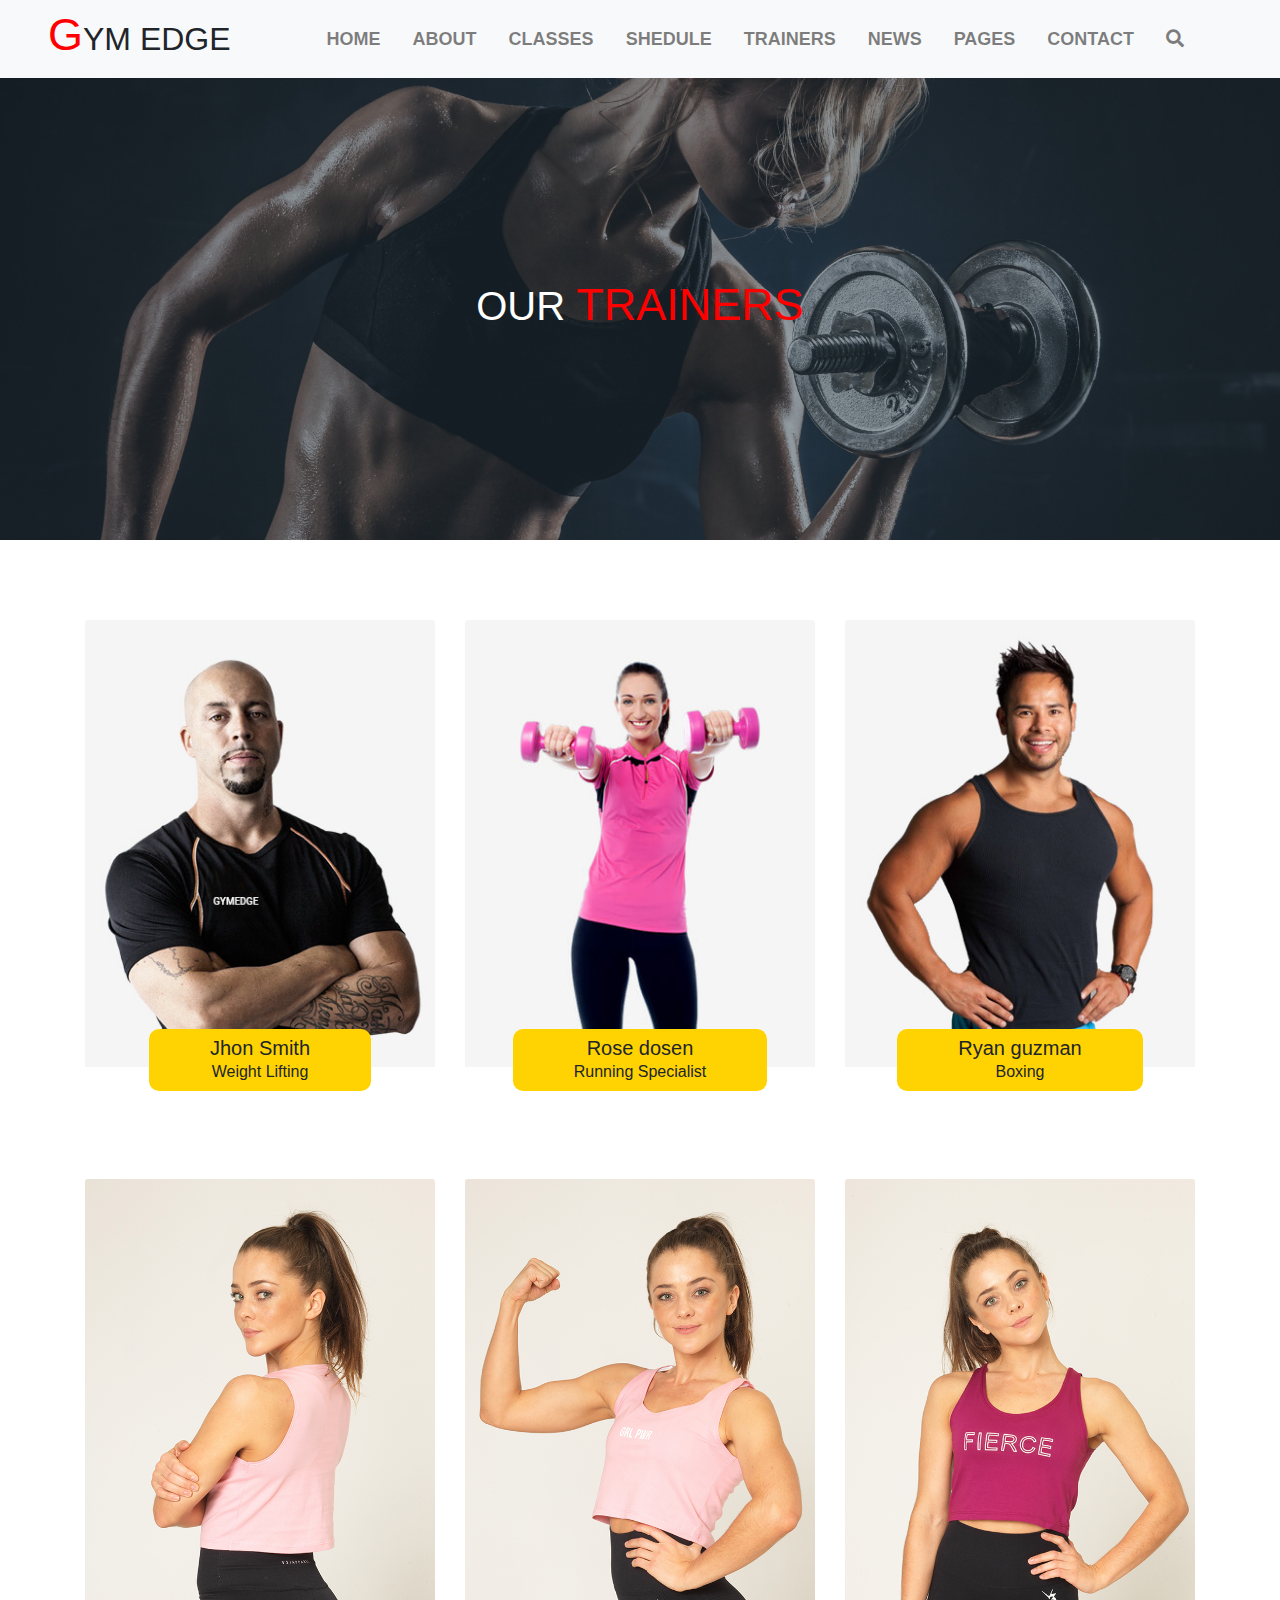
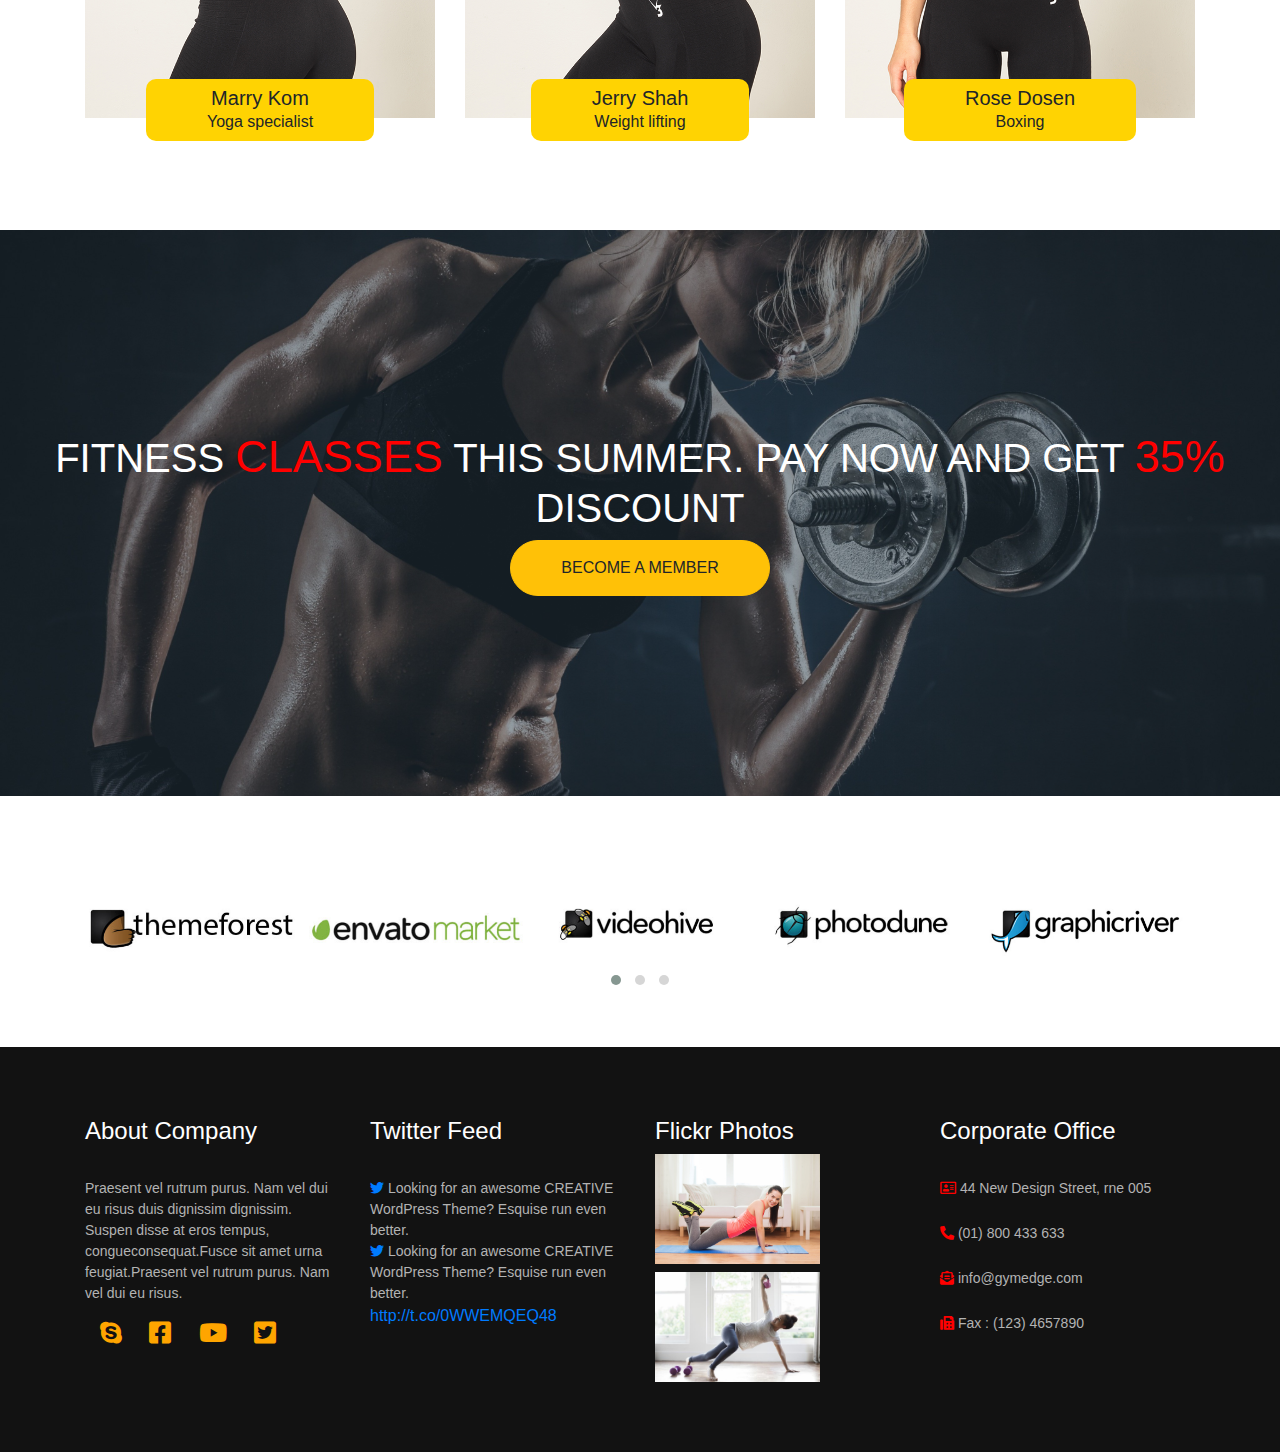
<file: trainers.html>
<!DOCTYPE html>
<html>
<head>
	<title>Trainers</title>
	<meta charset="UTF-8"/>
	<meta name="viewport" content="width=device-width, initial-scale=1, shrink-to-fit=no">
	<link rel="stylesheet" href="assets/css/bootstrap.min.css">
	<link rel="stylesheet" href="assets/fonticons/css/all.css"> 
	<link rel="stylesheet" href="assets/OwlCarousel/owl.carousel.min.css">
    <link rel="stylesheet" href="assets/OwlCarousel/owl.theme.default.min.css">	
    <link rel="stylesheet" href="gymstyle.css">
</head>
<body>

<nav class="navbar navbar-expand-lg bg-light gym mynav navbar-light pl-5 pr-5">
  <!-- Brand -->
 <!-- <a class="navbar-brand" href="#"></a>  -->
 <h2><span>G</span>YM EDGE</h2>
  <!-- Toggler/collapsibe Button -->
  <button class="navbar-toggler" type="button" data-toggle="collapse" data-target="#collapsibleNavbar">
    <span class="navbar-toggler-icon"></span>
  </button>

  <!-- Navbar links -->
  <div class="collapse navbar-collapse justify-content-end font-weight-bold"  id="collapsibleNavbar">
    <ul class="navbar-nav">
      <li class="nav-item">
        <a class="nav-link pr-4" href="index.html">HOME</a>
      </li>
      <li class="nav-item">
        <a class="nav-link pr-4" href="about.html">ABOUT</a>
      </li>
      <li class="nav-item">
        <a class="nav-link pr-4" href="#">CLASSES</a>
      </li>
	  <li class="nav-item">
        <a class="nav-link pr-4" href="#">SHEDULE</a>
      </li>
	  <li class="nav-item">
        <a class="nav-link pr-4" href="trainers.html">TRAINERS</a>
      </li>
      <li class="nav-item">
        <a class="nav-link pr-4" href="#">NEWS</a>
      </li> 
        <li class="nav-item">
        <a class="nav-link pr-4" href="#">PAGES</a>
      </li>
      <li class="nav-item">
        <a class="nav-link pr-4" href="contact.html">CONTACT</a>
      </li>
	  <li class="nav-item">
        <a class="nav-link pr-5" href="#"><i class="fas fa-search"></i></a>
      </li>
    </ul>
  </div>
</nav>

<div class="container-fluid">
<div class="row aboutimg text-center text-white">
<div class="col-md-12 gymover gym">
<h1>OUR <span>TRAINERS</span></h1>
</div>
</div>
</div>

<!-- container start -->
<div class="container gap">
<div class="row  text-center">

<div class="col-md-4">
<div class="card border-0 buttonsbg">
    <img class="card-img-top" src="img/trainer4.jpg" alt="Card image">
    <div class="card-body">
      <a href="#" class="btn">
  <h5 class="m-0">Jhon Smith</h5>
  <p class="m-0">Weight Lifting</p>
  </a>
    </div>
</div>
</div>

<div class="col-md-4">
<div class="card buttonsbg border-0">
    <img class="card-img-top" src="img/trainer1.jpg" alt="Card image">
    <div class="card-body">
      <a href="#" class="btn">
  <h5>Rose dosen</h5>
  <p>Running Specialist</p>
  </a>
    </div>
</div>
</div>

<div class="col-md-4">
<div class="card border-0 buttonsbg">
    <img class="card-img-top" src="img/trainer2.jpg" alt="Card image">
    <div class="card-body">
  <a href="#" class="btn">
  <h5>Ryan guzman</h5>
  <p>Boxing</p>
  </a>
    </div>
</div>
</div>

<div class="col-md-4 mt-5">
<div class="card border-0 buttonsbg">
    <img class="card-img-top" src="img/trainer3.png" alt="Card image">
    <div class="card-body">
    <a href="#" class="btn">
  <h5>Marry Kom</h5>
  <p>Yoga specialist</p>
  </a>  
    </div>
</div>
</div>

<div class="col-md-4 mt-5">
<div class="card border-0 buttonsbg">
    <img class="card-img-top" src="img/trainer5.png" alt="Card image">
    <div class="card-body">
      <a href="#" class="btn">
  <h5>Jerry Shah</h5>
  <p>Weight lifting</p>
  </a>
    </div>
</div>
</div>

<div class="col-md-4 mt-5">
<div class="card border-0 buttonsbg">
    <img class="card-img-top" src="img/trainer6.png" alt="Card image">
    <div class="card-body">
      <a type="#" class="btn">
  <h5>Rose Dosen</h5>
  <p>Boxing</p>
  </a>
    </div>
</div>
</div>

</div>
</div>
<!-- container end -->
<!-- container fluid start -->
<div class="container-fluid">
<div class="row aboutimg text-center text-white mt-5">
<div class="col-md-12 px-5 gymover gym">
<h1>FITNESS <span>CLASSES</span> THIS SUMMER.
PAY NOW AND
GET <span>35%</span> DISCOUNT
</h1>
<button type="button" class="btn btn-warning mybuttons">BECOME A MEMBER</button>
</div>

</div>
</div>
<!-- container fluid end -->

<!-- container start -->

<div class="container">
<div class="row owlimg">
<div class="col-md-12">
<div class="owl-carousel owl-theme">
    <div class="item">
	<img src="img/icon1.jpg" class="img-fluid">
	</div>
    
	<div class="item">
	<img src="img/icon2.jpg" class="img-fluid">
	</div>
	
	<div class="item">
	<img src="img/icon3.jpg" class="img-fluid">
	</div>
	
	<div class="item">
	<img src="img/icon4.jpg" class="img-fluid">
	</div>
	
	<div class="item">
	<img src="img/icon5.jpg" class="img-fluid">
	</div>
	
	<div class="item">
	<img src="img/icon6.jpg" class="img-fluid">
	</div>	
	
	 <div class="item">
	<img src="img/icon1.jpg" class="img-fluid">
	</div>
    
	<div class="item">
	<img src="img/icon2.jpg" class="img-fluid">
	</div>
	
	<div class="item">
	<img src="img/icon3.jpg" class="img-fluid">
	</div>
	
	<div class="item">
	<img src="img/icon4.jpg" class="img-fluid">
	</div>
	
	<div class="item">
	<img src="img/icon5.jpg" class="img-fluid">
	</div>
	
	<div class="item">
	<img src="img/icon6.jpg" class="img-fluid">
	</div>	
	
	
</div>
</div>

<!-- row end -->
</div>
</div>

<footer>
<div class="container-fluid">
<div class="row">

<div class="col-md-12 myfooter">

<div class="container">
<div class="row footerfont footerhead">
<div class="col-md-3">
<h4>About Company</h4>
<br>
<p>
Praesent vel rutrum purus. Nam vel dui eu risus duis dignissim dignissim. Suspen disse at eros tempus, congueconsequat.Fusce sit amet urna feugiat.Praesent vel rutrum purus. Nam vel dui eu risus.
</p>
<ul class="list-inline mt-3 footericon">
    <li class="list-inline-item"><i class="fab fa-skype"></i></li>
    <li class="list-inline-item"><i class="fab fa-facebook-square"></i></li>
    <li class="list-inline-item"><i class="fab fa-youtube"></i></li>
    <li class="list-inline-item"><i class="fab fa-twitter-square"></i></li>
  </ul>
</div>


<div class="col-md-3">
<h4>Twitter Feed</h4>
<br>
<P><i class="fab fa-twitter text-primary"></i>
Looking for an awesome CREATIVE WordPress Theme? Esquise run even better.
</P>

<P><i class="fab fa-twitter text-primary"></i>
Looking for an awesome CREATIVE WordPress Theme? Esquise run even better.
</P>
<a href="http://t.co/0WWEMQEQ48">http://t.co/0WWEMQEQ48</a>
</div>


<div class="col-md-3 footimgheight">
<h4>Flickr Photos</h4>
<img src="img/footer.jpg" class="img-fluid mb-2">
<img src="img/footer2.jpg" class="img-fluid">
</div>


<div class="col-md-3 iconclr">
<h4>Corporate Office</h4>
<br>
<p><i class="far fa-address-card"></i>
44 New Design Street, rne 005
</p>
<br>
<p><i class="fas fa-phone-alt"></i>
(01) 800 433 633
</p>
<br>
<p><i class="fas fa-envelope-open-text"></i>
info@gymedge.com
</p>
<br>
<p><i class="fas fa-fax"></i>
Fax : (123) 4657890
</p>

</div>

<!-- row end -->
</div>
<!-- container end -->
</div>
<!-- col 12 end -->
</div>
<!-- row end -->
</div>

<!-- container-fluid end -->
</div>
</footer>

















<script src="assets/js/jquery.min.js"></script>
<script src="assets/js/popper.min.js"></script>
<script src="assets/OwlCarousel/owl.carousel.min.js"></script>
<script>
$('.owl-carousel').owlCarousel({
    loop:true,
    margin:10,
    nav:false,
    responsive:{
        0:{
            items:1
        },
        600:{
            items:3
        },
        1000:{
            items:5
        }
    }
})







</script>
<script src="assets/js/bootstrap.min.js"></script>

</body>
</html>
</file>
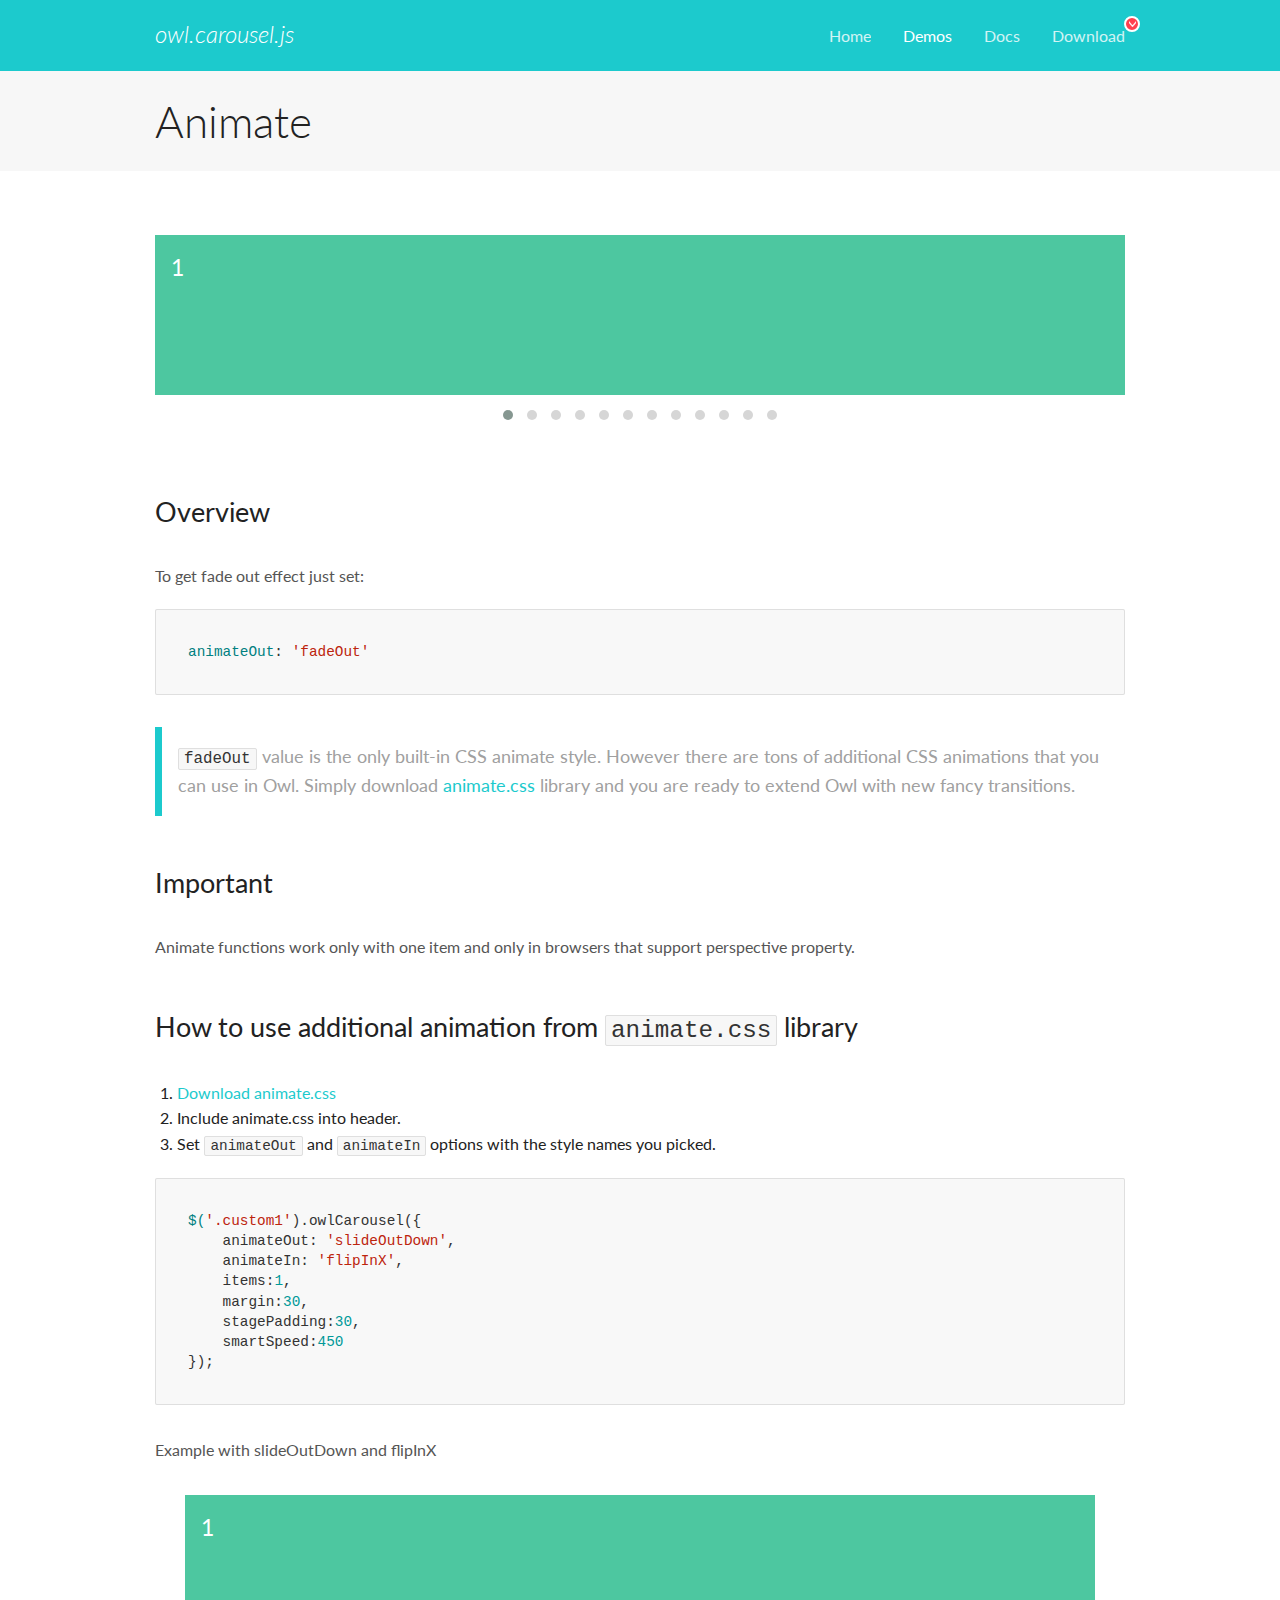
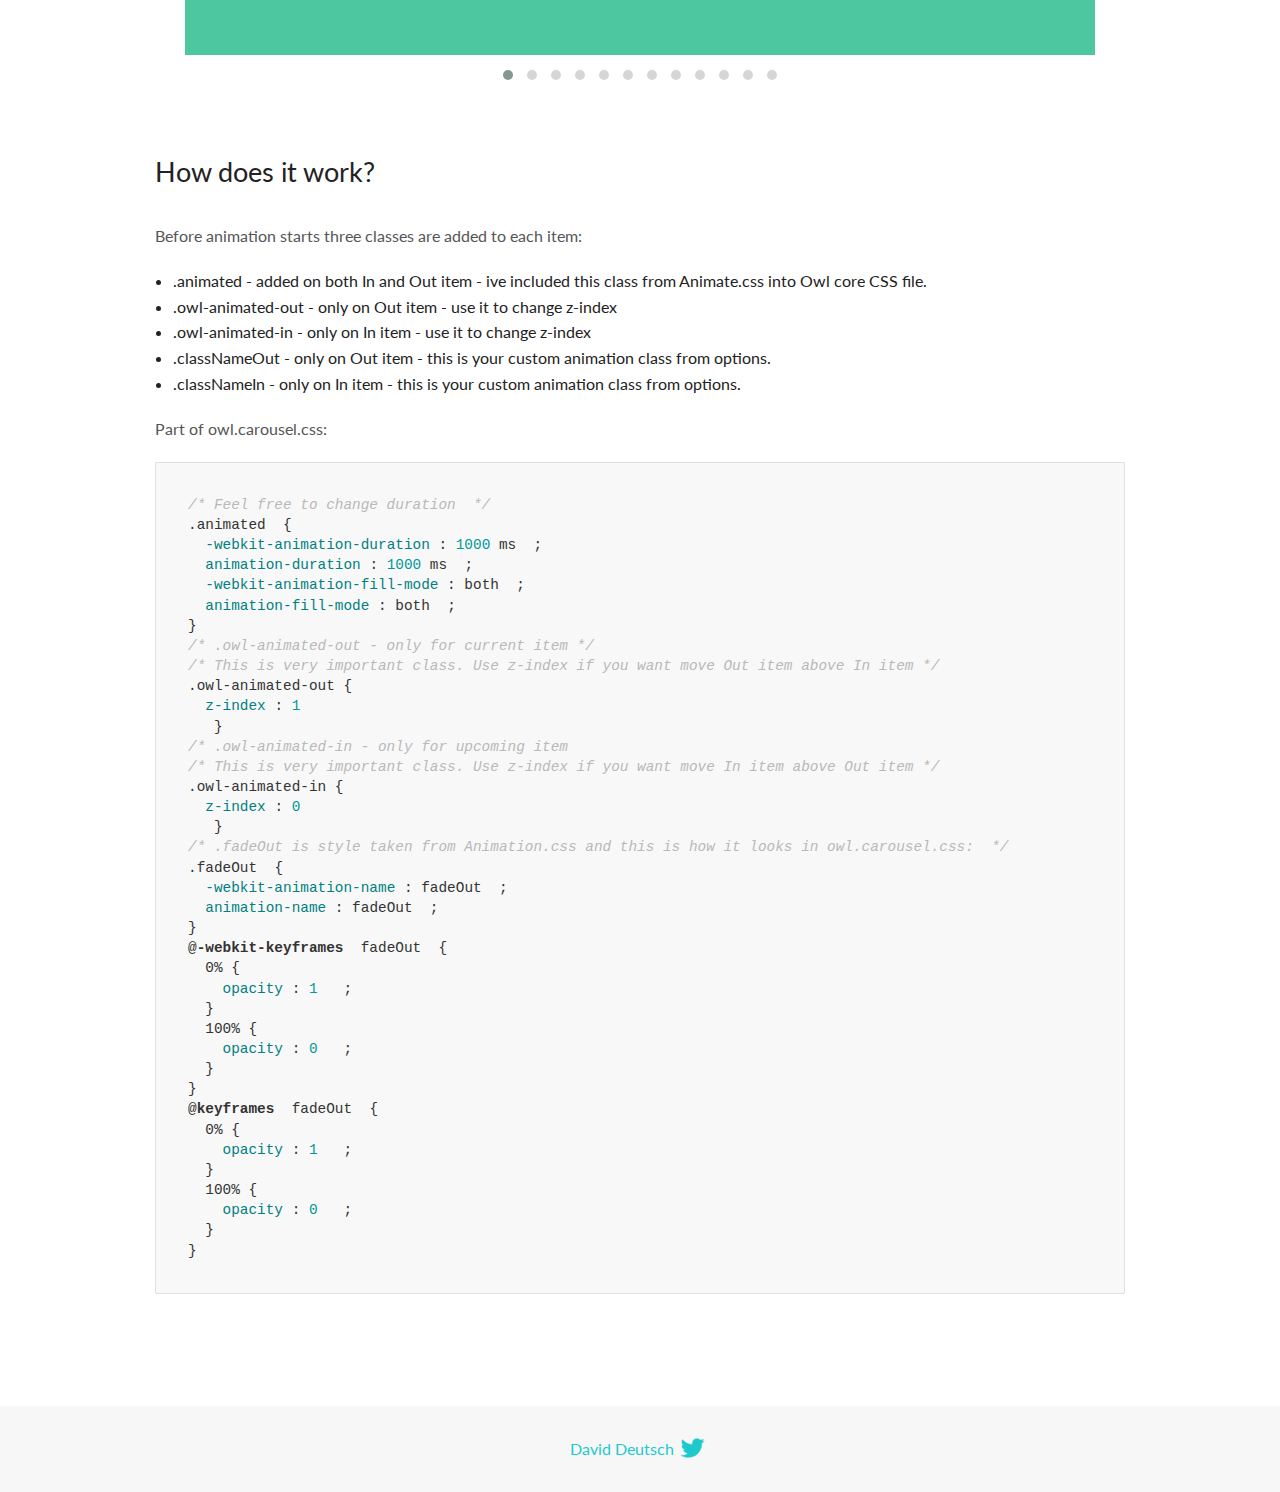
<file: assets/OwlCarousel/owlcar/docs/demos/animate.html>
<!DOCTYPE html>
<html lang="en">
  <head>

    <!-- head -->
    <meta charset="utf-8">
    <meta name="msapplication-tap-highlight" content="no" />
    <meta name="viewport" content="width=device-width, initial-scale=1.0" />
    <meta name="description" content="Animate carousel">
    <meta name="author" content="David Deutsch">
    <title>
      Animate Demo | Owl Carousel | 2.3.4
    </title>

    <!-- Stylesheets -->
    <link href='https://fonts.googleapis.com/css?family=Lato:300,400,700,400italic,300italic' rel='stylesheet' type='text/css'>
    <link rel="stylesheet" href="../assets/css/docs.theme.min.css">

    <!-- Owl Stylesheets -->
    <link rel="stylesheet" href="../assets/owlcarousel/assets/owl.carousel.min.css">
    <link rel="stylesheet" href="../assets/owlcarousel/assets/owl.theme.default.min.css">

    <!-- HTML5 shim and Respond.js IE8 support of HTML5 elements and media queries -->

    <!--[if lt IE 9]>
      <script src="https://oss.maxcdn.com/libs/html5shiv/3.7.0/html5shiv.js"></script>
      <script src="https://oss.maxcdn.com/libs/respond.js/1.3.0/respond.min.js"></script>
    <![endif]-->

    <!-- Favicons -->
    <link rel="apple-touch-icon-precomposed" sizes="144x144" href="../assets/ico/apple-touch-icon-144-precomposed.png">
    <link rel="shortcut icon" href="../assets/ico/favicon.png">
    <link rel="shortcut icon" href="favicon.ico">

    <!-- Yeah i know js should not be in header. Its required for demos.-->

    <!-- javascript -->
    <script src="../assets/vendors/jquery.min.js"></script>
    <script src="../assets/owlcarousel/owl.carousel.js"></script>
  </head>
  <body>

    <!-- header -->
    <header class="header">
      <div class="row">
        <div class="large-12 columns">
          <div class="brand left">
            <h3>
              <a href="/OwlCarousel2/">owl.carousel.js</a> 
            </h3>
          </div>
          <a id="toggle-nav" class="right">
            <span></span> <span></span> <span></span> 
          </a> 
          <div class="nav-bar">
            <ul class="clearfix">
              <li> <a href="/OwlCarousel2/index.html">Home</a>  </li>
              <li class="active">
                <a href="/OwlCarousel2/demos/demos.html">Demos</a> 
              </li>
              <li> <a href="/OwlCarousel2/docs/started-welcome.html">Docs</a>  </li>
              <li>
                <a href="https://github.com/OwlCarousel2/OwlCarousel2/archive/2.3.4.zip">Download</a> 
                <span class="download"></span> 
              </li>
            </ul>
          </div>
        </div>
      </div>
    </header>

    <!-- title -->
    <section class="title">
      <div class="row">
        <div class="large-12 columns">
          <h1>Animate</h1>
        </div>
      </div>
    </section>

    <!--  Demos -->
    <section id="demos">
      <div class="row">
        <div class="large-12 columns">
          <div class="fadeOut owl-carousel owl-theme">
            <div class="item">
              <h4>1</h4>
            </div>
            <div class="item">
              <h4>2</h4>
            </div>
            <div class="item">
              <h4>3</h4>
            </div>
            <div class="item">
              <h4>4</h4>
            </div>
            <div class="item">
              <h4>5</h4>
            </div>
            <div class="item">
              <h4>6</h4>
            </div>
            <div class="item">
              <h4>7</h4>
            </div>
            <div class="item">
              <h4>8</h4>
            </div>
            <div class="item">
              <h4>9</h4>
            </div>
            <div class="item">
              <h4>10</h4>
            </div>
            <div class="item">
              <h4>11</h4>
            </div>
            <div class="item">
              <h4>12</h4>
            </div>
          </div>
          <h3 id="overview">Overview</h3>
          <p>To get fade out effect just set:</p>
          <pre><code>animateOut: &#39;fadeOut&#39;</code></pre>
          <blockquote>
            <p><code>fadeOut</code> value is the only built-in CSS animate style. However there are tons of additional CSS animations that you can use in Owl. Simply download
              <a href="https://daneden.github.io/animate.css/">animate.css</a>  library and you are ready to extend Owl with new fancy transitions.</p>
          </blockquote>
          <h3 id="important">Important</h3>
          <p>Animate functions work only with one item and only in browsers that support perspective property.</p>
          <h3 id="how-to-use-additional-animation-from-animate-css-library">How to use additional animation from <code>animate.css</code> library</h3>
          <ol>
            <li> <a href="https://daneden.github.io/animate.css/">Download animate.css</a>  </li>
            <li>Include animate.css into header.</li>
            <li>Set <code>animateOut</code> and <code>animateIn</code> options with the style names you picked.</li>
          </ol>
          <pre><code>$(&#39;.custom1&#39;).owlCarousel({
    animateOut: &#39;slideOutDown&#39;,
    animateIn: &#39;flipInX&#39;,
    items:1,
    margin:30,
    stagePadding:30,
    smartSpeed:450
});</code></pre>
          <p>Example with slideOutDown and flipInX</p>
          <div class="custom1 owl-carousel owl-theme">
            <div class="item">
              <h4>1</h4>
            </div>
            <div class="item">
              <h4>2</h4>
            </div>
            <div class="item">
              <h4>3</h4>
            </div>
            <div class="item">
              <h4>4</h4>
            </div>
            <div class="item">
              <h4>5</h4>
            </div>
            <div class="item">
              <h4>6</h4>
            </div>
            <div class="item">
              <h4>7</h4>
            </div>
            <div class="item">
              <h4>8</h4>
            </div>
            <div class="item">
              <h4>9</h4>
            </div>
            <div class="item">
              <h4>10</h4>
            </div>
            <div class="item">
              <h4>11</h4>
            </div>
            <div class="item">
              <h4>12</h4>
            </div>
          </div>
          <h3 id="how-does-it-work-">How does it work?</h3>
          <p>Before animation starts three classes are added to each item:</p>
          <ul>
            <li>.animated - added on both In and Out item - ive included this class from Animate.css into Owl core CSS file.</li>
            <li>.owl-animated-out - only on Out item - use it to change z-index</li>
            <li>.owl-animated-in - only on In item - use it to change z-index</li>
            <li>.classNameOut - only on Out item - this is your custom animation class from options.</li>
            <li>.classNameIn - only on In item - this is your custom animation class from options.</li>
          </ul>
          <p>Part of owl.carousel.css:</p>
          <pre><code class="language-css"><span class="comment">/* Feel free to change duration  */</span> 
<span class="class">.animated</span>  <span class="rules">{
  <span class="rule"><span class="attribute">-webkit-animation-duration</span> :<span class="value"> <span class="number">1000</span> ms</span> </span> ;
  <span class="rule"><span class="attribute">animation-duration</span> :<span class="value"> <span class="number">1000</span> ms</span> </span> ;
  <span class="rule"><span class="attribute">-webkit-animation-fill-mode</span> :<span class="value"> both</span> </span> ;
  <span class="rule"><span class="attribute">animation-fill-mode</span> :<span class="value"> both</span> </span> ;
<span class="rule">}</span> </span> 
<span class="comment">/* .owl-animated-out - only for current item */</span> 
<span class="comment">/* This is very important class. Use z-index if you want move Out item above In item */</span> 
<span class="class">.owl-animated-out</span> <span class="rules">{
  <span class="rule"><span class="attribute">z-index</span> :<span class="value"> <span class="number">1</span> 
</span> </span> </span> }
<span class="comment">/* .owl-animated-in - only for upcoming item
/* This is very important class. Use z-index if you want move In item above Out item */</span> 
<span class="class">.owl-animated-in</span> <span class="rules">{
  <span class="rule"><span class="attribute">z-index</span> :<span class="value"> <span class="number">0</span> 
</span> </span> </span> }
<span class="comment">/* .fadeOut is style taken from Animation.css and this is how it looks in owl.carousel.css:  */</span> 
<span class="class">.fadeOut</span>  <span class="rules">{
  <span class="rule"><span class="attribute">-webkit-animation-name</span> :<span class="value"> fadeOut</span> </span> ;
  <span class="rule"><span class="attribute">animation-name</span> :<span class="value"> fadeOut</span> </span> ;
<span class="rule">}</span> </span> 
<span class="at_rule">@<span class="keyword">-webkit-keyframes</span>  fadeOut </span> {
  0% <span class="rules">{
    <span class="rule"><span class="attribute">opacity</span> :<span class="value"> <span class="number">1</span> </span> </span> ;
  <span class="rule">}</span> </span> 
  100% <span class="rules">{
    <span class="rule"><span class="attribute">opacity</span> :<span class="value"> <span class="number">0</span> </span> </span> ;
  <span class="rule">}</span> </span> 
}
<span class="at_rule">@<span class="keyword">keyframes</span>  fadeOut </span> {
  0% <span class="rules">{
    <span class="rule"><span class="attribute">opacity</span> :<span class="value"> <span class="number">1</span> </span> </span> ;
  <span class="rule">}</span> </span> 
  100% <span class="rules">{
    <span class="rule"><span class="attribute">opacity</span> :<span class="value"> <span class="number">0</span> </span> </span> ;
  <span class="rule">}</span> </span> 
}</code></pre>
          <link rel="stylesheet" href="../assets/css/animate.css">
          <script>
            jQuery(document).ready(function($) {
              $('.fadeOut').owlCarousel({
                items: 1,
                animateOut: 'fadeOut',
                loop: true,
                margin: 10,
              });
              $('.custom1').owlCarousel({
                animateOut: 'slideOutDown',
                animateIn: 'flipInX',
                items: 1,
                margin: 30,
                stagePadding: 30,
                smartSpeed: 450
              });
            });
          </script>
        </div>
      </div>
    </section>

    <!-- footer -->
    <footer class="footer">
      <div class="row">
        <div class="large-12 columns">
          <h5>
            <a href="/OwlCarousel2/docs/support-contact.html">David Deutsch</a> 
            <a id="custom-tweet-button" href="https://twitter.com/share?url=https://github.com/OwlCarousel2/OwlCarousel2&text=Owl Carousel - This is so awesome! " target="_blank"></a> 
          </h5>
        </div>
      </div>
    </footer>

    <!-- vendors -->
    <script src="../assets/vendors/highlight.js"></script>
    <script src="../assets/js/app.js"></script>
  </body>
</html>
</file>
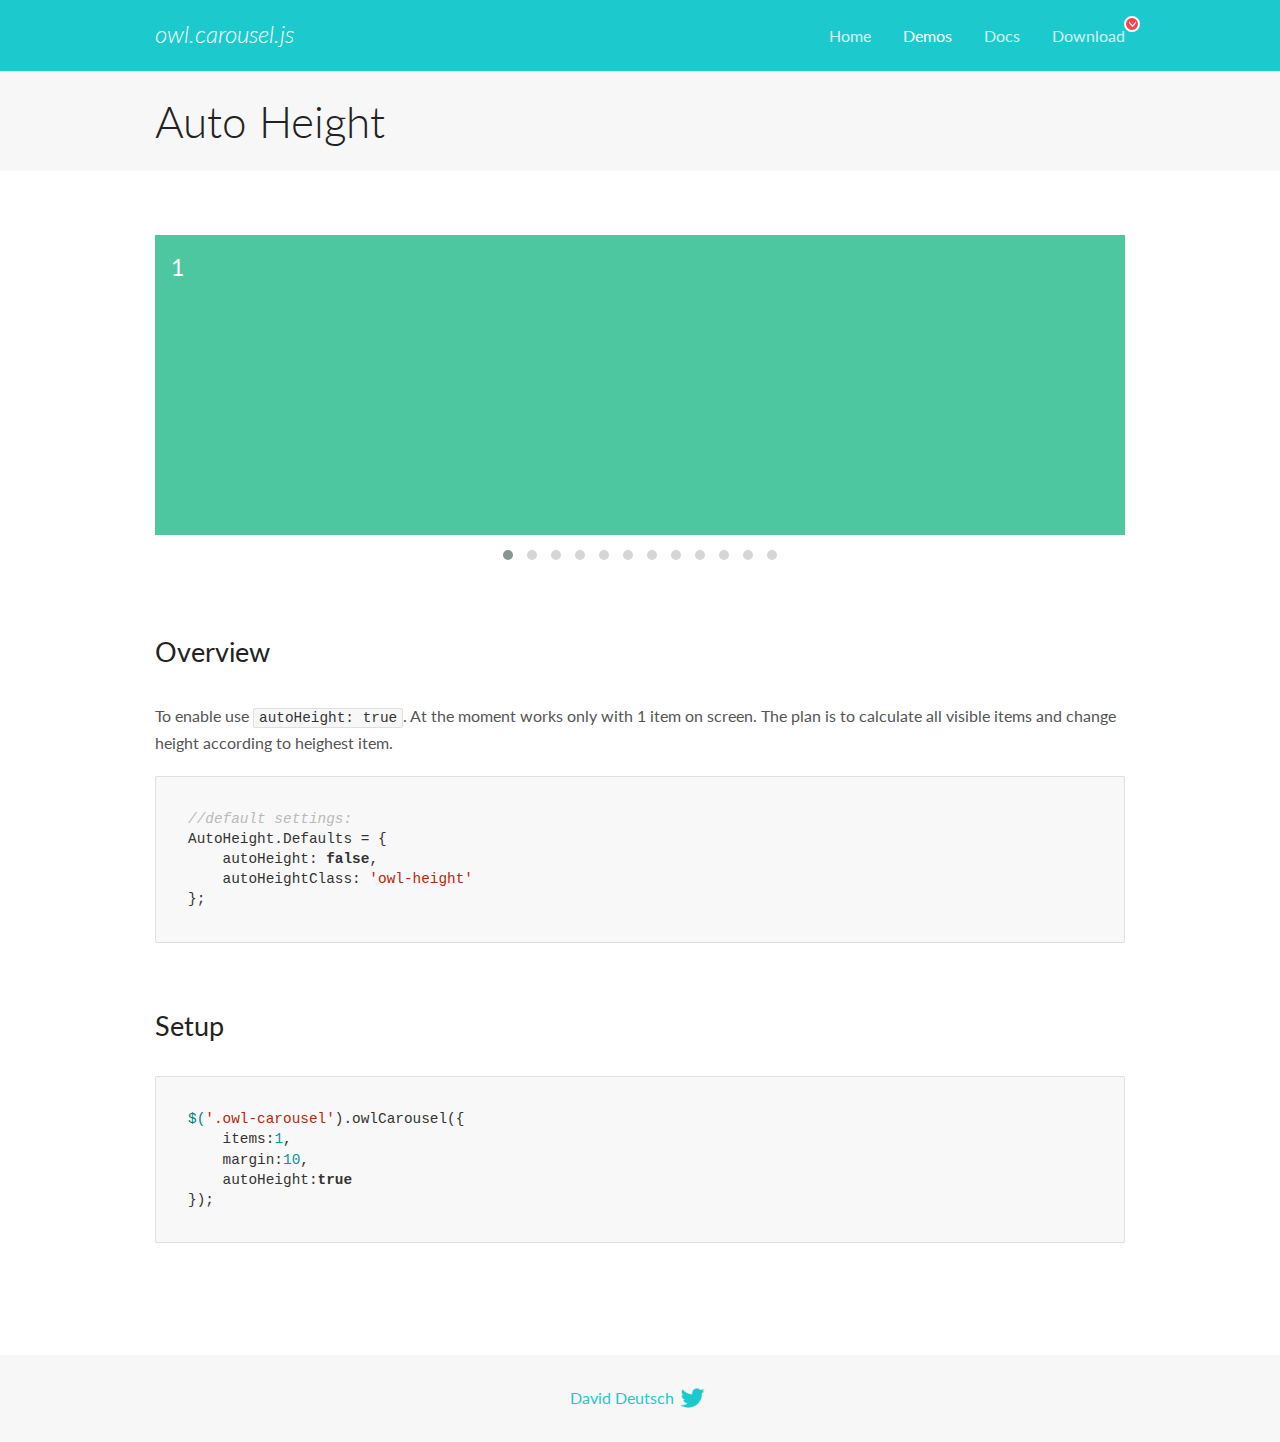
<file: assets/OwlCarousel/owlcar/docs/demos/autoheight.html>
<!DOCTYPE html>
<html lang="en">
  <head>

    <!-- head -->
    <meta charset="utf-8">
    <meta name="msapplication-tap-highlight" content="no" />
    <meta name="viewport" content="width=device-width, initial-scale=1.0" />
    <meta name="description" content="autoHeight usage demo">
    <meta name="author" content="David Deutsch">
    <title>
      Auto Height Demo | Owl Carousel | 2.3.4
    </title>

    <!-- Stylesheets -->
    <link href='https://fonts.googleapis.com/css?family=Lato:300,400,700,400italic,300italic' rel='stylesheet' type='text/css'>
    <link rel="stylesheet" href="../assets/css/docs.theme.min.css">

    <!-- Owl Stylesheets -->
    <link rel="stylesheet" href="../assets/owlcarousel/assets/owl.carousel.min.css">
    <link rel="stylesheet" href="../assets/owlcarousel/assets/owl.theme.default.min.css">

    <!-- HTML5 shim and Respond.js IE8 support of HTML5 elements and media queries -->

    <!--[if lt IE 9]>
      <script src="https://oss.maxcdn.com/libs/html5shiv/3.7.0/html5shiv.js"></script>
      <script src="https://oss.maxcdn.com/libs/respond.js/1.3.0/respond.min.js"></script>
    <![endif]-->

    <!-- Favicons -->
    <link rel="apple-touch-icon-precomposed" sizes="144x144" href="../assets/ico/apple-touch-icon-144-precomposed.png">
    <link rel="shortcut icon" href="../assets/ico/favicon.png">
    <link rel="shortcut icon" href="favicon.ico">

    <!-- Yeah i know js should not be in header. Its required for demos.-->

    <!-- javascript -->
    <script src="../assets/vendors/jquery.min.js"></script>
    <script src="../assets/owlcarousel/owl.carousel.js"></script>
  </head>
  <body>

    <!-- header -->
    <header class="header">
      <div class="row">
        <div class="large-12 columns">
          <div class="brand left">
            <h3>
              <a href="/OwlCarousel2/">owl.carousel.js</a> 
            </h3>
          </div>
          <a id="toggle-nav" class="right">
            <span></span> <span></span> <span></span> 
          </a> 
          <div class="nav-bar">
            <ul class="clearfix">
              <li> <a href="/OwlCarousel2/index.html">Home</a>  </li>
              <li class="active">
                <a href="/OwlCarousel2/demos/demos.html">Demos</a> 
              </li>
              <li> <a href="/OwlCarousel2/docs/started-welcome.html">Docs</a>  </li>
              <li>
                <a href="https://github.com/OwlCarousel2/OwlCarousel2/archive/2.3.4.zip">Download</a> 
                <span class="download"></span> 
              </li>
            </ul>
          </div>
        </div>
      </div>
    </header>

    <!-- title -->
    <section class="title">
      <div class="row">
        <div class="large-12 columns">
          <h1>Auto Height</h1>
        </div>
      </div>
    </section>

    <!--  Demos -->
    <section id="demos">
      <div class="row">
        <div class="large-12 columns">
          <div class="owl-carousel owl-theme">
            <div class="item" style="height:300px">
              <h4>1</h4>
            </div>
            <div class="item" style="height:100px">
              <h4>2</h4>
            </div>
            <div class="item" style="height:500px">
              <h4>3</h4>
            </div>
            <div class="item" style="height:250px">
              <h4>4</h4>
            </div>
            <div class="item" style="height:400px">
              <h4>5</h4>
            </div>
            <div class="item" style="height:500px">
              <h4>6</h4>
            </div>
            <div class="item" style="height:600px">
              <h4>7</h4>
            </div>
            <div class="item" style="height:400px">
              <h4>8</h4>
            </div>
            <div class="item" style="height:300px">
              <h4>9</h4>
            </div>
            <div class="item" style="height:350px">
              <h4>10</h4>
            </div>
            <div class="item" style="height:200px">
              <h4>11</h4>
            </div>
            <div class="item" style="height:150px">
              <h4>12</h4>
            </div>
          </div>
          <h3 id="overview">Overview</h3>
          <p>To enable use <code>autoHeight: true</code>. At the moment works only with 1 item on screen. The plan is to calculate all visible items and change height according to heighest item.</p>
          <pre><code>//default settings:
AutoHeight.Defaults = {
    autoHeight: false,
    autoHeightClass: &#39;owl-height&#39;
};</code></pre>
          <h3 id="setup">Setup</h3>
          <pre><code>$(&#39;.owl-carousel&#39;).owlCarousel({
    items:1,
    margin:10,
    autoHeight:true
});</code></pre>
          <script>
            $(document).ready(function() {
              $('.owl-carousel').owlCarousel({
                items: 1,
                margin: 10,
                autoHeight: true
              });
            })
          </script>
        </div>
      </div>
    </section>

    <!-- footer -->
    <footer class="footer">
      <div class="row">
        <div class="large-12 columns">
          <h5>
            <a href="/OwlCarousel2/docs/support-contact.html">David Deutsch</a> 
            <a id="custom-tweet-button" href="https://twitter.com/share?url=https://github.com/OwlCarousel2/OwlCarousel2&text=Owl Carousel - This is so awesome! " target="_blank"></a> 
          </h5>
        </div>
      </div>
    </footer>

    <!-- vendors -->
    <script src="../assets/vendors/highlight.js"></script>
    <script src="../assets/js/app.js"></script>
  </body>
</html>
</file>
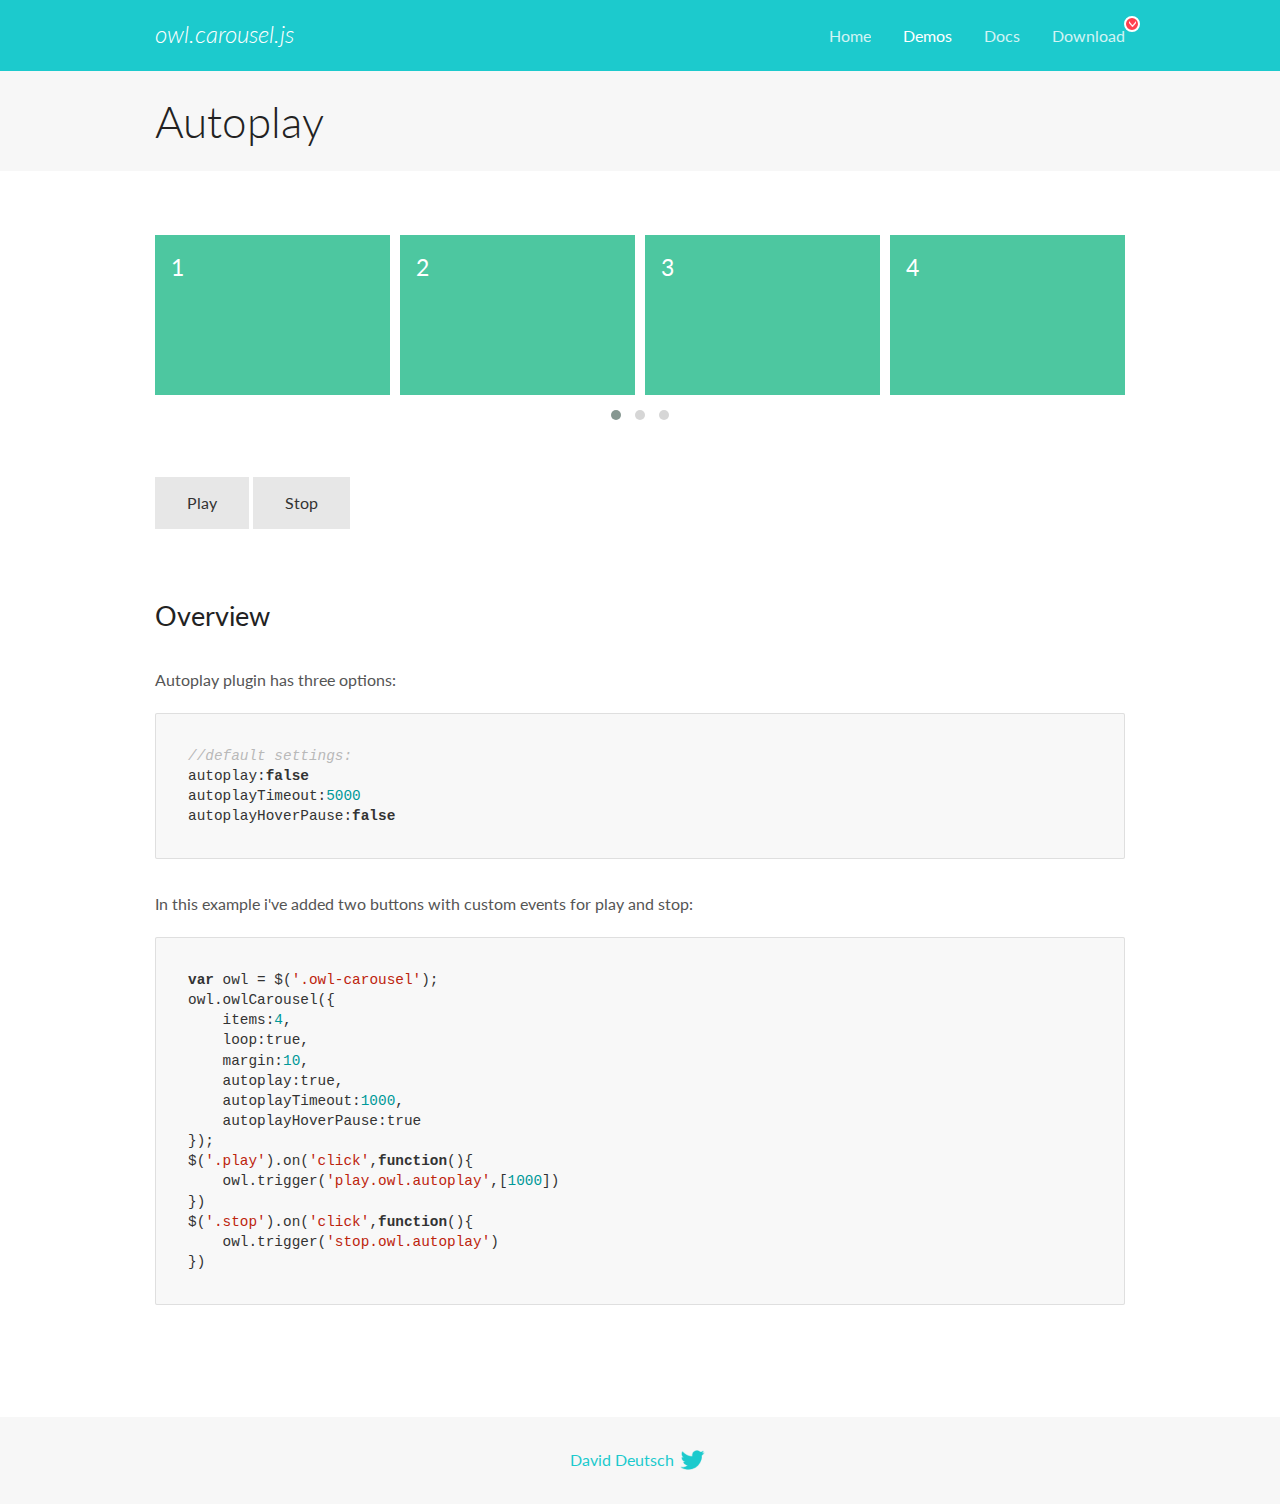
<file: assets/OwlCarousel/owlcar/docs/demos/autoplay.html>
<!DOCTYPE html>
<html lang="en">
  <head>

    <!-- head -->
    <meta charset="utf-8">
    <meta name="msapplication-tap-highlight" content="no" />
    <meta name="viewport" content="width=device-width, initial-scale=1.0" />
    <meta name="description" content="Autoplay usage demo">
    <meta name="author" content="David Deutsch">
    <title>
      Autoplay Demo | Owl Carousel | 2.3.4
    </title>

    <!-- Stylesheets -->
    <link href='https://fonts.googleapis.com/css?family=Lato:300,400,700,400italic,300italic' rel='stylesheet' type='text/css'>
    <link rel="stylesheet" href="../assets/css/docs.theme.min.css">

    <!-- Owl Stylesheets -->
    <link rel="stylesheet" href="../assets/owlcarousel/assets/owl.carousel.min.css">
    <link rel="stylesheet" href="../assets/owlcarousel/assets/owl.theme.default.min.css">

    <!-- HTML5 shim and Respond.js IE8 support of HTML5 elements and media queries -->

    <!--[if lt IE 9]>
      <script src="https://oss.maxcdn.com/libs/html5shiv/3.7.0/html5shiv.js"></script>
      <script src="https://oss.maxcdn.com/libs/respond.js/1.3.0/respond.min.js"></script>
    <![endif]-->

    <!-- Favicons -->
    <link rel="apple-touch-icon-precomposed" sizes="144x144" href="../assets/ico/apple-touch-icon-144-precomposed.png">
    <link rel="shortcut icon" href="../assets/ico/favicon.png">
    <link rel="shortcut icon" href="favicon.ico">

    <!-- Yeah i know js should not be in header. Its required for demos.-->

    <!-- javascript -->
    <script src="../assets/vendors/jquery.min.js"></script>
    <script src="../assets/owlcarousel/owl.carousel.js"></script>
  </head>
  <body>

    <!-- header -->
    <header class="header">
      <div class="row">
        <div class="large-12 columns">
          <div class="brand left">
            <h3>
              <a href="/OwlCarousel2/">owl.carousel.js</a> 
            </h3>
          </div>
          <a id="toggle-nav" class="right">
            <span></span> <span></span> <span></span> 
          </a> 
          <div class="nav-bar">
            <ul class="clearfix">
              <li> <a href="/OwlCarousel2/index.html">Home</a>  </li>
              <li class="active">
                <a href="/OwlCarousel2/demos/demos.html">Demos</a> 
              </li>
              <li> <a href="/OwlCarousel2/docs/started-welcome.html">Docs</a>  </li>
              <li>
                <a href="https://github.com/OwlCarousel2/OwlCarousel2/archive/2.3.4.zip">Download</a> 
                <span class="download"></span> 
              </li>
            </ul>
          </div>
        </div>
      </div>
    </header>

    <!-- title -->
    <section class="title">
      <div class="row">
        <div class="large-12 columns">
          <h1>Autoplay</h1>
        </div>
      </div>
    </section>

    <!--  Demos -->
    <section id="demos">
      <div class="row">
        <div class="large-12 columns">
          <div class="owl-carousel owl-theme">
            <div class="item">
              <h4>1</h4>
            </div>
            <div class="item">
              <h4>2</h4>
            </div>
            <div class="item">
              <h4>3</h4>
            </div>
            <div class="item">
              <h4>4</h4>
            </div>
            <div class="item">
              <h4>5</h4>
            </div>
            <div class="item">
              <h4>6</h4>
            </div>
            <div class="item">
              <h4>7</h4>
            </div>
            <div class="item">
              <h4>8</h4>
            </div>
            <div class="item">
              <h4>9</h4>
            </div>
            <div class="item">
              <h4>10</h4>
            </div>
            <div class="item">
              <h4>11</h4>
            </div>
            <div class="item">
              <h4>12</h4>
            </div>
          </div>
          <a class="button secondary play">Play</a> 
          <a class="button secondary stop">Stop</a> 
          <h3 id="overview">Overview</h3>
          <p>Autoplay plugin has three options:</p>
          <pre><code>//default settings:
autoplay:false
autoplayTimeout:5000
autoplayHoverPause:false</code></pre>
          <p>In this example i&#39;ve added two buttons with custom events for play and stop:</p>
          <pre><code>var owl = $(&#39;.owl-carousel&#39;);
owl.owlCarousel({
    items:4,
    loop:true,
    margin:10,
    autoplay:true,
    autoplayTimeout:1000,
    autoplayHoverPause:true
});
$(&#39;.play&#39;).on(&#39;click&#39;,function(){
    owl.trigger(&#39;play.owl.autoplay&#39;,[1000])
})
$(&#39;.stop&#39;).on(&#39;click&#39;,function(){
    owl.trigger(&#39;stop.owl.autoplay&#39;)
})</code></pre>
          <script>
            $(document).ready(function() {
              var owl = $('.owl-carousel');
              owl.owlCarousel({
                items: 4,
                loop: true,
                margin: 10,
                autoplay: true,
                autoplayTimeout: 1000,
                autoplayHoverPause: true
              });
              $('.play').on('click', function() {
                owl.trigger('play.owl.autoplay', [1000])
              })
              $('.stop').on('click', function() {
                owl.trigger('stop.owl.autoplay')
              })
            })
          </script>
        </div>
      </div>
    </section>

    <!-- footer -->
    <footer class="footer">
      <div class="row">
        <div class="large-12 columns">
          <h5>
            <a href="/OwlCarousel2/docs/support-contact.html">David Deutsch</a> 
            <a id="custom-tweet-button" href="https://twitter.com/share?url=https://github.com/OwlCarousel2/OwlCarousel2&text=Owl Carousel - This is so awesome! " target="_blank"></a> 
          </h5>
        </div>
      </div>
    </footer>

    <!-- vendors -->
    <script src="../assets/vendors/highlight.js"></script>
    <script src="../assets/js/app.js"></script>
  </body>
</html>
</file>
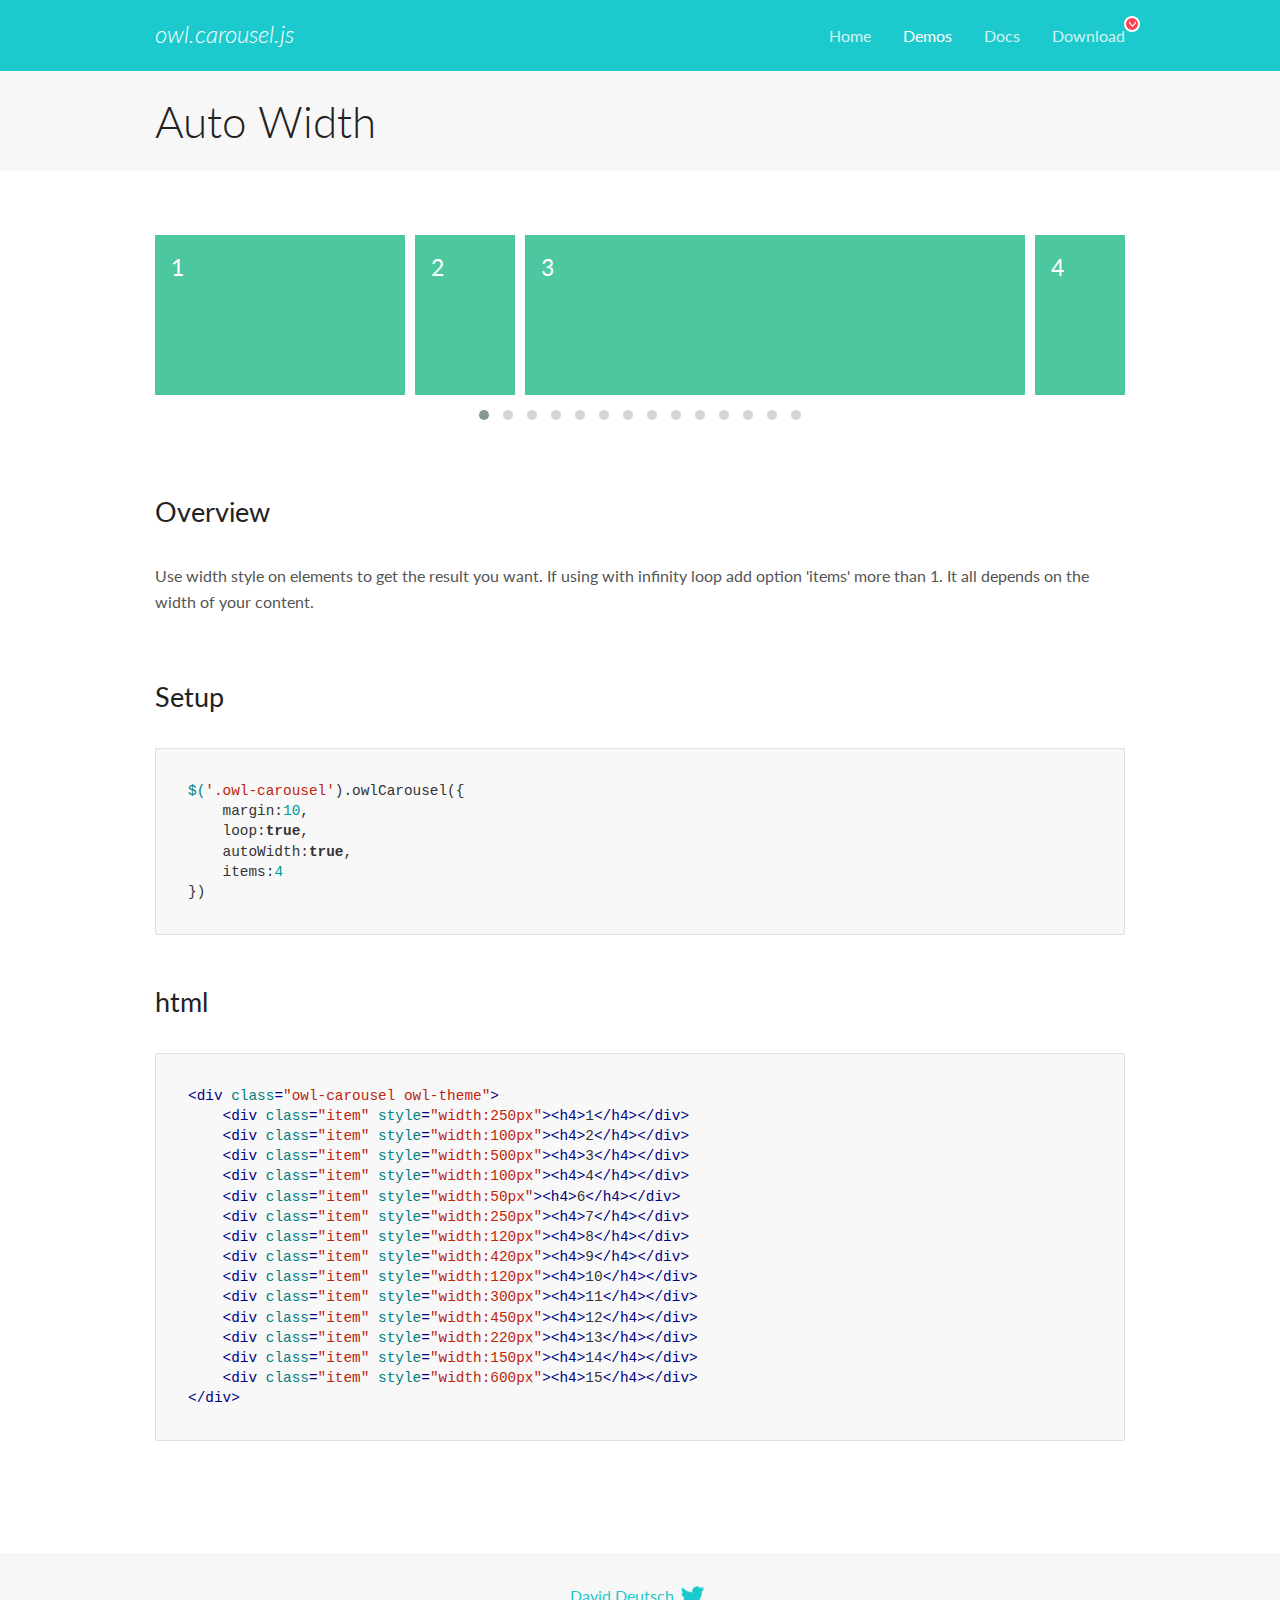
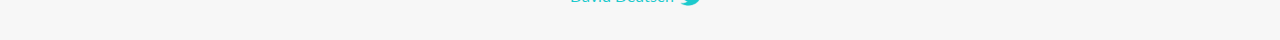
<file: assets/OwlCarousel/owlcar/docs/demos/autowidth.html>
<!DOCTYPE html>
<html lang="en">
  <head>

    <!-- head -->
    <meta charset="utf-8">
    <meta name="msapplication-tap-highlight" content="no" />
    <meta name="viewport" content="width=device-width, initial-scale=1.0" />
    <meta name="description" content="Auto Width">
    <meta name="author" content="David Deutsch">
    <title>
      Auto Width Demo | Owl Carousel | 2.3.4
    </title>

    <!-- Stylesheets -->
    <link href='https://fonts.googleapis.com/css?family=Lato:300,400,700,400italic,300italic' rel='stylesheet' type='text/css'>
    <link rel="stylesheet" href="../assets/css/docs.theme.min.css">

    <!-- Owl Stylesheets -->
    <link rel="stylesheet" href="../assets/owlcarousel/assets/owl.carousel.min.css">
    <link rel="stylesheet" href="../assets/owlcarousel/assets/owl.theme.default.min.css">

    <!-- HTML5 shim and Respond.js IE8 support of HTML5 elements and media queries -->

    <!--[if lt IE 9]>
      <script src="https://oss.maxcdn.com/libs/html5shiv/3.7.0/html5shiv.js"></script>
      <script src="https://oss.maxcdn.com/libs/respond.js/1.3.0/respond.min.js"></script>
    <![endif]-->

    <!-- Favicons -->
    <link rel="apple-touch-icon-precomposed" sizes="144x144" href="../assets/ico/apple-touch-icon-144-precomposed.png">
    <link rel="shortcut icon" href="../assets/ico/favicon.png">
    <link rel="shortcut icon" href="favicon.ico">

    <!-- Yeah i know js should not be in header. Its required for demos.-->

    <!-- javascript -->
    <script src="../assets/vendors/jquery.min.js"></script>
    <script src="../assets/owlcarousel/owl.carousel.js"></script>
  </head>
  <body>

    <!-- header -->
    <header class="header">
      <div class="row">
        <div class="large-12 columns">
          <div class="brand left">
            <h3>
              <a href="/OwlCarousel2/">owl.carousel.js</a> 
            </h3>
          </div>
          <a id="toggle-nav" class="right">
            <span></span> <span></span> <span></span> 
          </a> 
          <div class="nav-bar">
            <ul class="clearfix">
              <li> <a href="/OwlCarousel2/index.html">Home</a>  </li>
              <li class="active">
                <a href="/OwlCarousel2/demos/demos.html">Demos</a> 
              </li>
              <li> <a href="/OwlCarousel2/docs/started-welcome.html">Docs</a>  </li>
              <li>
                <a href="https://github.com/OwlCarousel2/OwlCarousel2/archive/2.3.4.zip">Download</a> 
                <span class="download"></span> 
              </li>
            </ul>
          </div>
        </div>
      </div>
    </header>

    <!-- title -->
    <section class="title">
      <div class="row">
        <div class="large-12 columns">
          <h1>Auto Width</h1>
        </div>
      </div>
    </section>

    <!--  Demos -->
    <section id="demos">
      <div class="row">
        <div class="large-12 columns">
          <div class="owl-carousel owl-theme">
            <div class="item" style="width:250px">
              <h4>1</h4>
            </div>
            <div class="item" style="width:100px">
              <h4>2</h4>
            </div>
            <div class="item" style="width:500px">
              <h4>3</h4>
            </div>
            <div class="item" style="width:100px">
              <h4>4</h4>
            </div>
            <div class="item" style="width:50px">
              <h4>6</h4>
            </div>
            <div class="item" style="width:250px">
              <h4>7</h4>
            </div>
            <div class="item" style="width:120px">
              <h4>8</h4>
            </div>
            <div class="item" style="width:420px">
              <h4>9</h4>
            </div>
            <div class="item" style="width:120px">
              <h4>10</h4>
            </div>
            <div class="item" style="width:300px">
              <h4>11</h4>
            </div>
            <div class="item" style="width:450px">
              <h4>12</h4>
            </div>
            <div class="item" style="width:220px">
              <h4>13</h4>
            </div>
            <div class="item" style="width:150px">
              <h4>14</h4>
            </div>
            <div class="item" style="width:600px">
              <h4>15</h4>
            </div>
          </div>
          <h3 id="overview">Overview</h3>
          <p>Use width style on elements to get the result you want. If using with infinity loop add option &#39;items&#39; more than 1. It all depends on the width of your content.</p>
          <h3 id="setup">Setup</h3>
          <pre><code>$(&#39;.owl-carousel&#39;).owlCarousel({
    margin:10,
    loop:true,
    autoWidth:true,
    items:4
})</code></pre>
          <h3 id="html">html</h3>
          <pre><code>&lt;div class=&quot;owl-carousel owl-theme&quot;&gt;
    &lt;div class=&quot;item&quot; style=&quot;width:250px&quot;&gt;&lt;h4&gt;1&lt;/h4&gt;&lt;/div&gt;
    &lt;div class=&quot;item&quot; style=&quot;width:100px&quot;&gt;&lt;h4&gt;2&lt;/h4&gt;&lt;/div&gt;
    &lt;div class=&quot;item&quot; style=&quot;width:500px&quot;&gt;&lt;h4&gt;3&lt;/h4&gt;&lt;/div&gt;
    &lt;div class=&quot;item&quot; style=&quot;width:100px&quot;&gt;&lt;h4&gt;4&lt;/h4&gt;&lt;/div&gt;
    &lt;div class=&quot;item&quot; style=&quot;width:50px&quot;&gt;&lt;h4&gt;6&lt;/h4&gt;&lt;/div&gt;
    &lt;div class=&quot;item&quot; style=&quot;width:250px&quot;&gt;&lt;h4&gt;7&lt;/h4&gt;&lt;/div&gt;
    &lt;div class=&quot;item&quot; style=&quot;width:120px&quot;&gt;&lt;h4&gt;8&lt;/h4&gt;&lt;/div&gt;
    &lt;div class=&quot;item&quot; style=&quot;width:420px&quot;&gt;&lt;h4&gt;9&lt;/h4&gt;&lt;/div&gt;
    &lt;div class=&quot;item&quot; style=&quot;width:120px&quot;&gt;&lt;h4&gt;10&lt;/h4&gt;&lt;/div&gt;
    &lt;div class=&quot;item&quot; style=&quot;width:300px&quot;&gt;&lt;h4&gt;11&lt;/h4&gt;&lt;/div&gt;
    &lt;div class=&quot;item&quot; style=&quot;width:450px&quot;&gt;&lt;h4&gt;12&lt;/h4&gt;&lt;/div&gt;
    &lt;div class=&quot;item&quot; style=&quot;width:220px&quot;&gt;&lt;h4&gt;13&lt;/h4&gt;&lt;/div&gt;
    &lt;div class=&quot;item&quot; style=&quot;width:150px&quot;&gt;&lt;h4&gt;14&lt;/h4&gt;&lt;/div&gt;
    &lt;div class=&quot;item&quot; style=&quot;width:600px&quot;&gt;&lt;h4&gt;15&lt;/h4&gt;&lt;/div&gt;
&lt;/div&gt;</code></pre>
          <script>
            $(document).ready(function() {
              $('.owl-carousel').owlCarousel({
                margin: 10,
                loop: true,
                autoWidth: true,
                items: 4
              })
            })
          </script>
        </div>
      </div>
    </section>

    <!-- footer -->
    <footer class="footer">
      <div class="row">
        <div class="large-12 columns">
          <h5>
            <a href="/OwlCarousel2/docs/support-contact.html">David Deutsch</a> 
            <a id="custom-tweet-button" href="https://twitter.com/share?url=https://github.com/OwlCarousel2/OwlCarousel2&text=Owl Carousel - This is so awesome! " target="_blank"></a> 
          </h5>
        </div>
      </div>
    </footer>

    <!-- vendors -->
    <script src="../assets/vendors/highlight.js"></script>
    <script src="../assets/js/app.js"></script>
  </body>
</html>
</file>
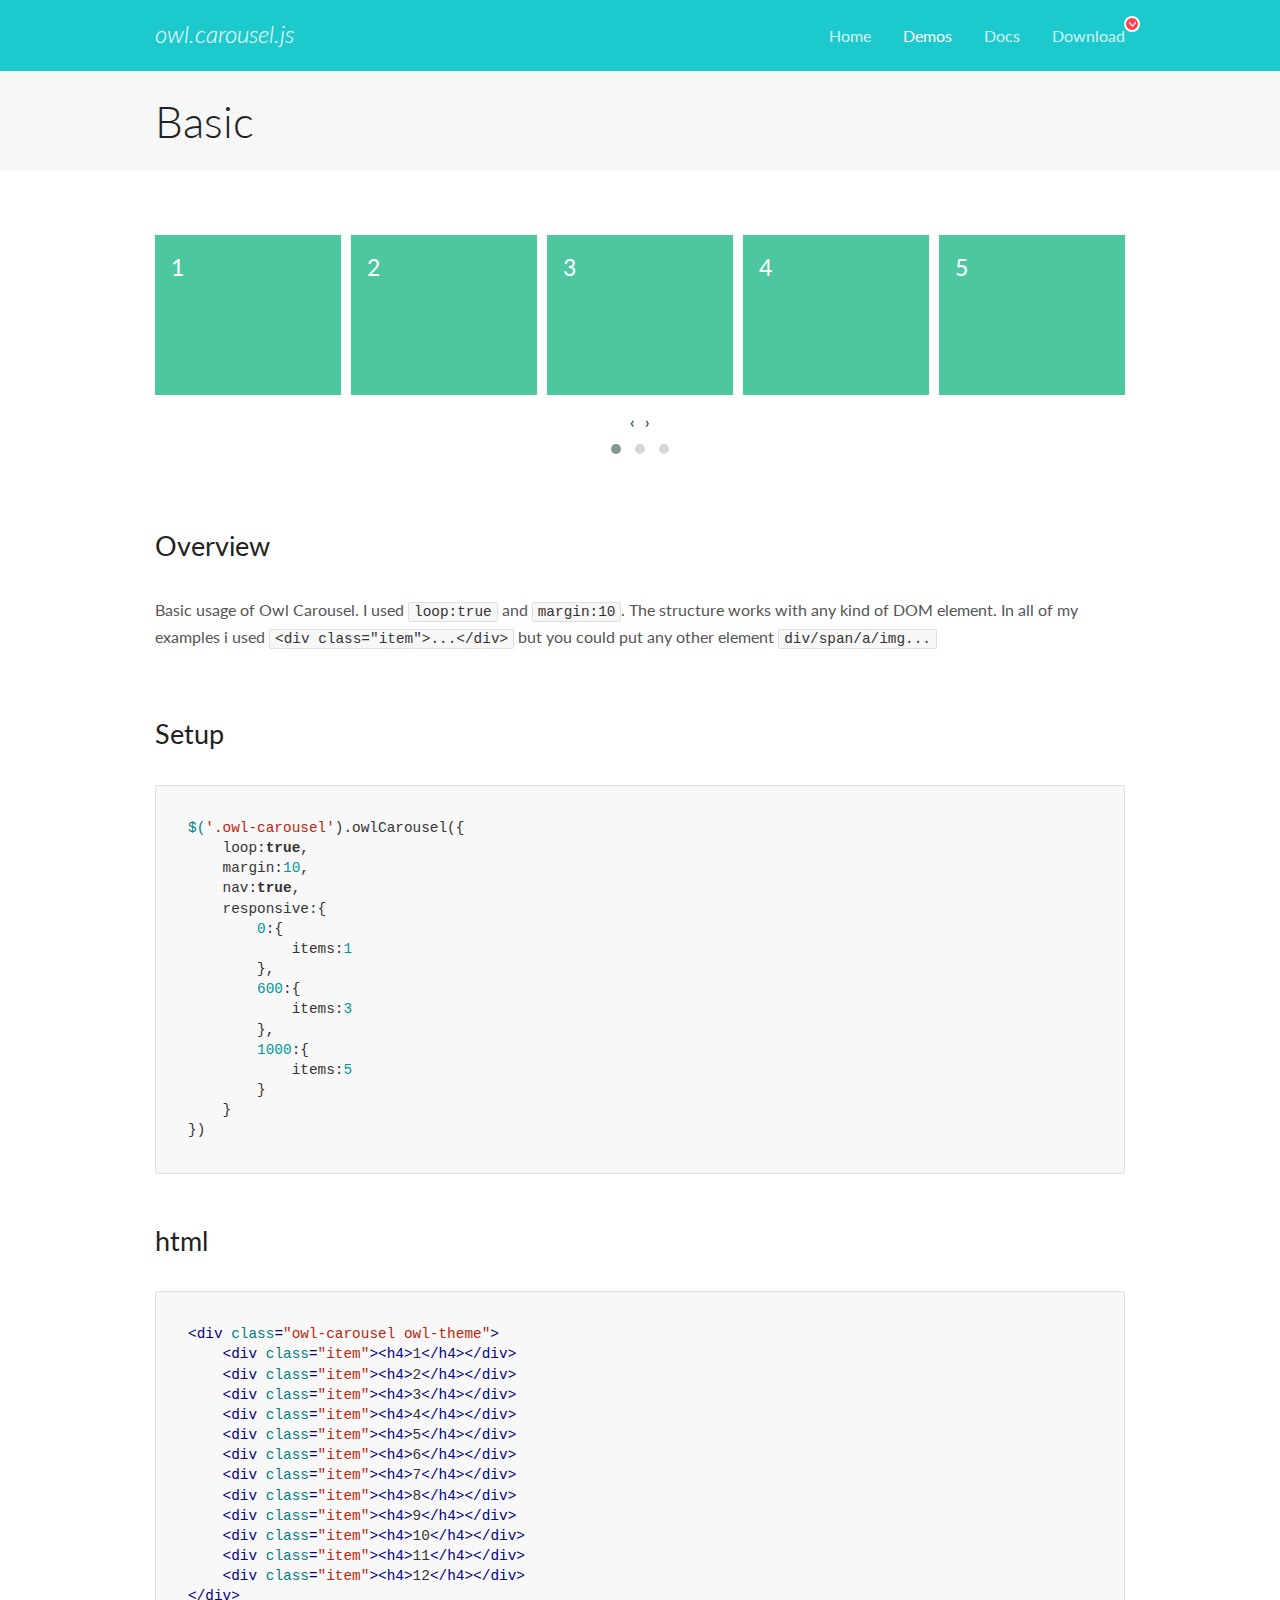
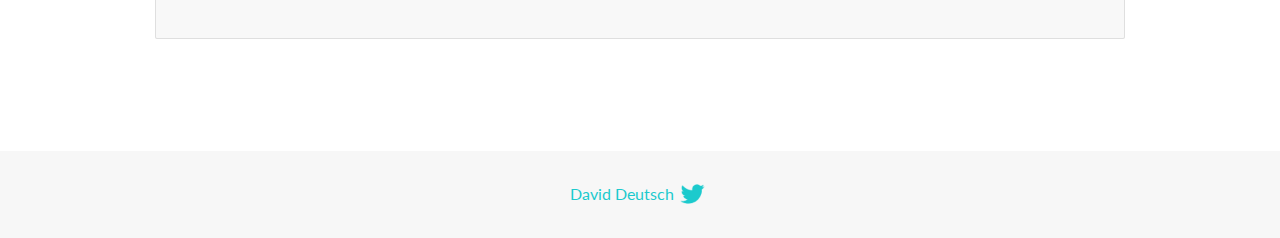
<file: assets/OwlCarousel/owlcar/docs/demos/basic.html>
<!DOCTYPE html>
<html lang="en">
  <head>

    <!-- head -->
    <meta charset="utf-8">
    <meta name="msapplication-tap-highlight" content="no" />
    <meta name="viewport" content="width=device-width, initial-scale=1.0" />
    <meta name="description" content="Basic usage demo">
    <meta name="author" content="David Deutsch">
    <title>
      Basic Demo | Owl Carousel | 2.3.4
    </title>

    <!-- Stylesheets -->
    <link href='https://fonts.googleapis.com/css?family=Lato:300,400,700,400italic,300italic' rel='stylesheet' type='text/css'>
    <link rel="stylesheet" href="../assets/css/docs.theme.min.css">

    <!-- Owl Stylesheets -->
    <link rel="stylesheet" href="../assets/owlcarousel/assets/owl.carousel.min.css">
    <link rel="stylesheet" href="../assets/owlcarousel/assets/owl.theme.default.min.css">

    <!-- HTML5 shim and Respond.js IE8 support of HTML5 elements and media queries -->

    <!--[if lt IE 9]>
      <script src="https://oss.maxcdn.com/libs/html5shiv/3.7.0/html5shiv.js"></script>
      <script src="https://oss.maxcdn.com/libs/respond.js/1.3.0/respond.min.js"></script>
    <![endif]-->

    <!-- Favicons -->
    <link rel="apple-touch-icon-precomposed" sizes="144x144" href="../assets/ico/apple-touch-icon-144-precomposed.png">
    <link rel="shortcut icon" href="../assets/ico/favicon.png">
    <link rel="shortcut icon" href="favicon.ico">

    <!-- Yeah i know js should not be in header. Its required for demos.-->

    <!-- javascript -->
    <script src="../assets/vendors/jquery.min.js"></script>
    <script src="../assets/owlcarousel/owl.carousel.js"></script>
  </head>
  <body>

    <!-- header -->
    <header class="header">
      <div class="row">
        <div class="large-12 columns">
          <div class="brand left">
            <h3>
              <a href="/OwlCarousel2/">owl.carousel.js</a> 
            </h3>
          </div>
          <a id="toggle-nav" class="right">
            <span></span> <span></span> <span></span> 
          </a> 
          <div class="nav-bar">
            <ul class="clearfix">
              <li> <a href="/OwlCarousel2/index.html">Home</a>  </li>
              <li class="active">
                <a href="/OwlCarousel2/demos/demos.html">Demos</a> 
              </li>
              <li> <a href="/OwlCarousel2/docs/started-welcome.html">Docs</a>  </li>
              <li>
                <a href="https://github.com/OwlCarousel2/OwlCarousel2/archive/2.3.4.zip">Download</a> 
                <span class="download"></span> 
              </li>
            </ul>
          </div>
        </div>
      </div>
    </header>

    <!-- title -->
    <section class="title">
      <div class="row">
        <div class="large-12 columns">
          <h1>Basic</h1>
        </div>
      </div>
    </section>

    <!--  Demos -->
    <section id="demos">
      <div class="row">
        <div class="large-12 columns">
          <div class="owl-carousel owl-theme">
            <div class="item">
              <h4>1</h4>
            </div>
            <div class="item">
              <h4>2</h4>
            </div>
            <div class="item">
              <h4>3</h4>
            </div>
            <div class="item">
              <h4>4</h4>
            </div>
            <div class="item">
              <h4>5</h4>
            </div>
            <div class="item">
              <h4>6</h4>
            </div>
            <div class="item">
              <h4>7</h4>
            </div>
            <div class="item">
              <h4>8</h4>
            </div>
            <div class="item">
              <h4>9</h4>
            </div>
            <div class="item">
              <h4>10</h4>
            </div>
            <div class="item">
              <h4>11</h4>
            </div>
            <div class="item">
              <h4>12</h4>
            </div>
          </div>
          <h3 id="overview">Overview</h3>
          <p>Basic usage of Owl Carousel. I used <code>loop:true</code> and <code>margin:10</code>. The structure works with any kind of DOM element. In all of my examples i used <code>&lt;div class=&quot;item&quot;&gt;...&lt;/div&gt;</code> but you could
            put any other element <code>div/span/a/img...</code></p>
          <h3 id="setup">Setup</h3>
          <pre><code>$(&#39;.owl-carousel&#39;).owlCarousel({
    loop:true,
    margin:10,
    nav:true,
    responsive:{
        0:{
            items:1
        },
        600:{
            items:3
        },
        1000:{
            items:5
        }
    }
})</code></pre>
          <h3 id="html">html</h3>
          <pre><code>&lt;div class=&quot;owl-carousel owl-theme&quot;&gt;
    &lt;div class=&quot;item&quot;&gt;&lt;h4&gt;1&lt;/h4&gt;&lt;/div&gt;
    &lt;div class=&quot;item&quot;&gt;&lt;h4&gt;2&lt;/h4&gt;&lt;/div&gt;
    &lt;div class=&quot;item&quot;&gt;&lt;h4&gt;3&lt;/h4&gt;&lt;/div&gt;
    &lt;div class=&quot;item&quot;&gt;&lt;h4&gt;4&lt;/h4&gt;&lt;/div&gt;
    &lt;div class=&quot;item&quot;&gt;&lt;h4&gt;5&lt;/h4&gt;&lt;/div&gt;
    &lt;div class=&quot;item&quot;&gt;&lt;h4&gt;6&lt;/h4&gt;&lt;/div&gt;
    &lt;div class=&quot;item&quot;&gt;&lt;h4&gt;7&lt;/h4&gt;&lt;/div&gt;
    &lt;div class=&quot;item&quot;&gt;&lt;h4&gt;8&lt;/h4&gt;&lt;/div&gt;
    &lt;div class=&quot;item&quot;&gt;&lt;h4&gt;9&lt;/h4&gt;&lt;/div&gt;
    &lt;div class=&quot;item&quot;&gt;&lt;h4&gt;10&lt;/h4&gt;&lt;/div&gt;
    &lt;div class=&quot;item&quot;&gt;&lt;h4&gt;11&lt;/h4&gt;&lt;/div&gt;
    &lt;div class=&quot;item&quot;&gt;&lt;h4&gt;12&lt;/h4&gt;&lt;/div&gt;
&lt;/div&gt;</code></pre>
          <script>
            $(document).ready(function() {
              var owl = $('.owl-carousel');
              owl.owlCarousel({
                margin: 10,
                nav: true,
                loop: true,
                responsive: {
                  0: {
                    items: 1
                  },
                  600: {
                    items: 3
                  },
                  1000: {
                    items: 5
                  }
                }
              })
            })
          </script>
        </div>
      </div>
    </section>

    <!-- footer -->
    <footer class="footer">
      <div class="row">
        <div class="large-12 columns">
          <h5>
            <a href="/OwlCarousel2/docs/support-contact.html">David Deutsch</a> 
            <a id="custom-tweet-button" href="https://twitter.com/share?url=https://github.com/OwlCarousel2/OwlCarousel2&text=Owl Carousel - This is so awesome! " target="_blank"></a> 
          </h5>
        </div>
      </div>
    </footer>

    <!-- vendors -->
    <script src="../assets/vendors/highlight.js"></script>
    <script src="../assets/js/app.js"></script>
  </body>
</html>
</file>
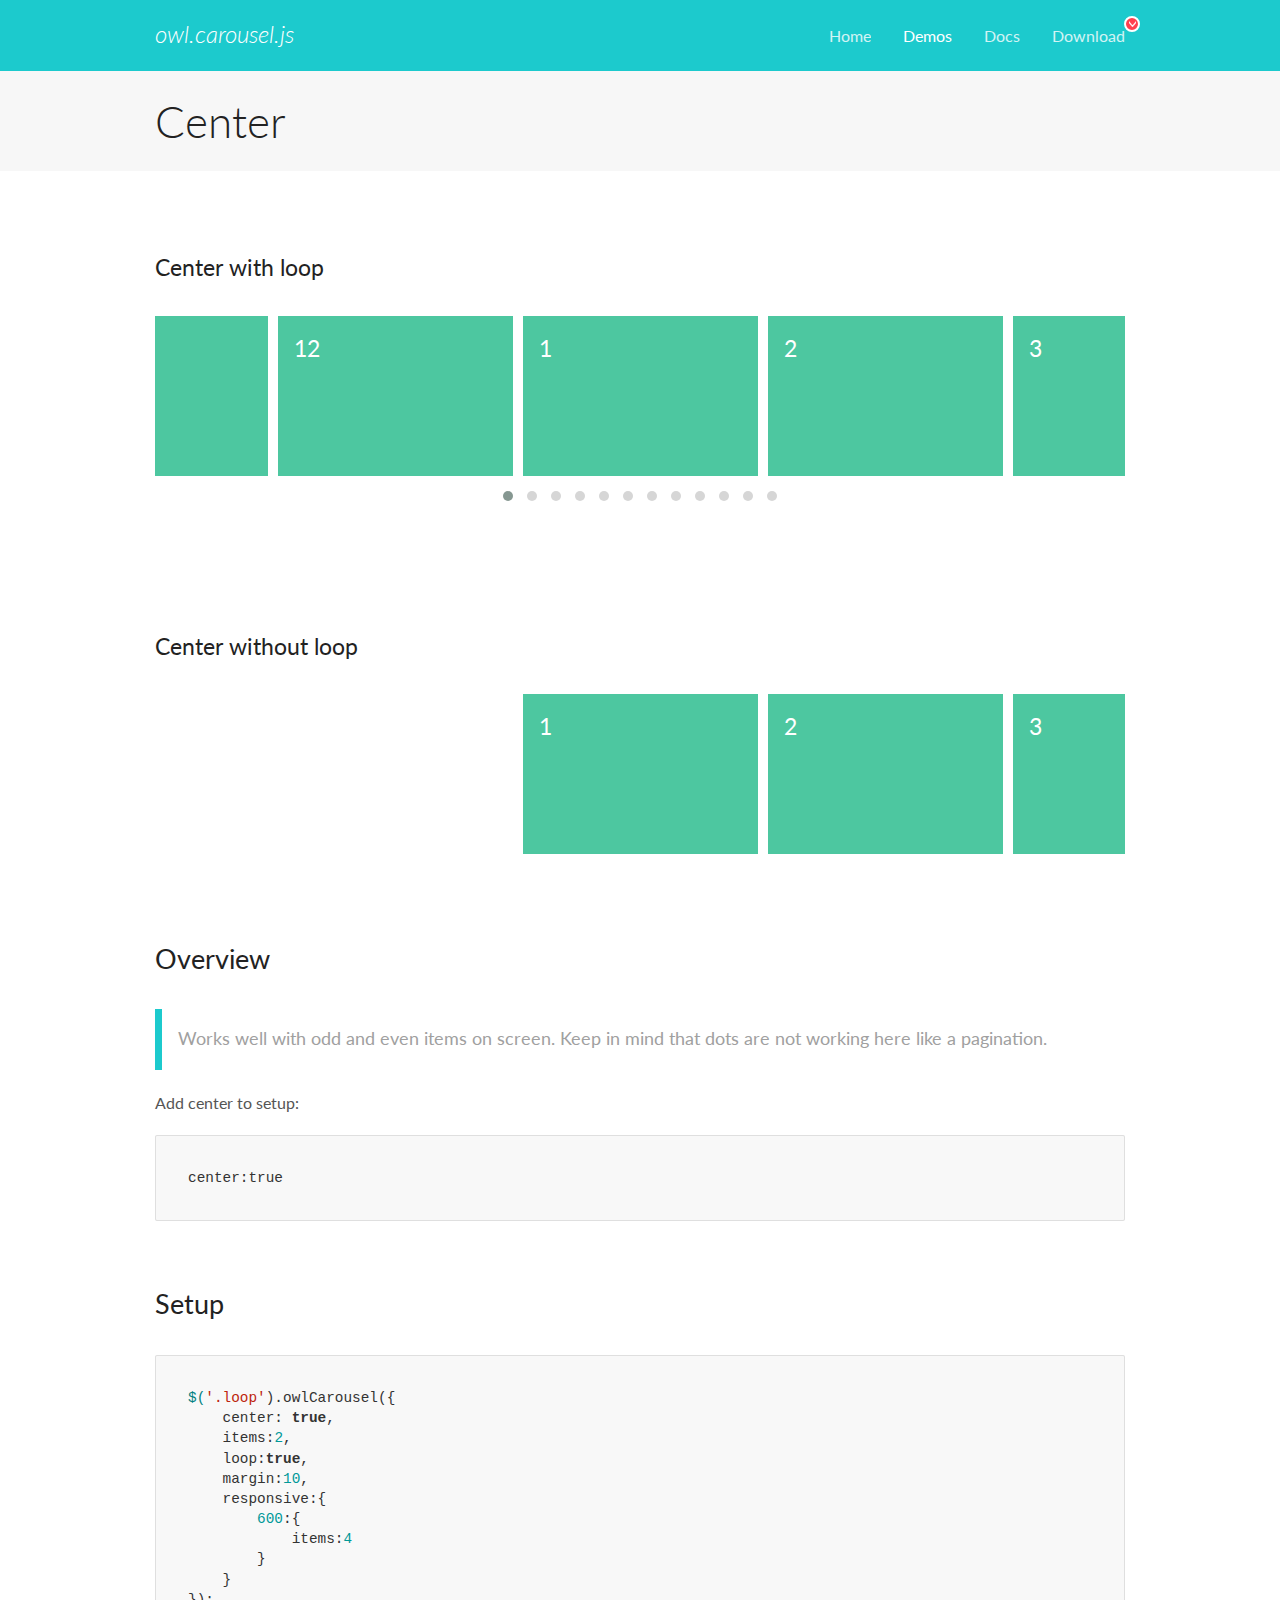
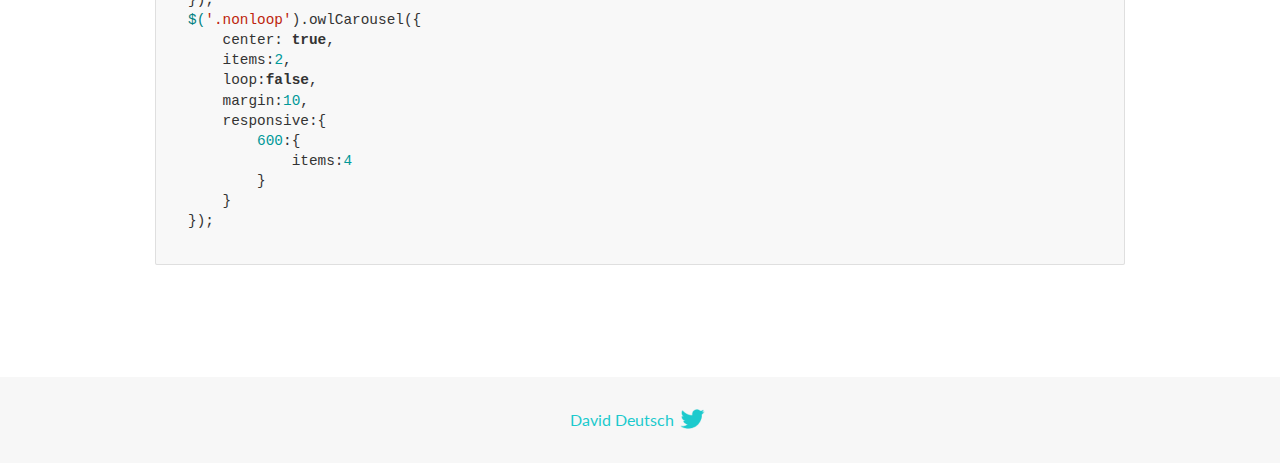
<file: assets/OwlCarousel/owlcar/docs/demos/center.html>
<!DOCTYPE html>
<html lang="en">
  <head>

    <!-- head -->
    <meta charset="utf-8">
    <meta name="msapplication-tap-highlight" content="no" />
    <meta name="viewport" content="width=device-width, initial-scale=1.0" />
    <meta name="description" content="Center carousel">
    <meta name="author" content="David Deutsch">
    <title>
      Center Demo | Owl Carousel | 2.3.4
    </title>

    <!-- Stylesheets -->
    <link href='https://fonts.googleapis.com/css?family=Lato:300,400,700,400italic,300italic' rel='stylesheet' type='text/css'>
    <link rel="stylesheet" href="../assets/css/docs.theme.min.css">

    <!-- Owl Stylesheets -->
    <link rel="stylesheet" href="../assets/owlcarousel/assets/owl.carousel.min.css">
    <link rel="stylesheet" href="../assets/owlcarousel/assets/owl.theme.default.min.css">

    <!-- HTML5 shim and Respond.js IE8 support of HTML5 elements and media queries -->

    <!--[if lt IE 9]>
      <script src="https://oss.maxcdn.com/libs/html5shiv/3.7.0/html5shiv.js"></script>
      <script src="https://oss.maxcdn.com/libs/respond.js/1.3.0/respond.min.js"></script>
    <![endif]-->

    <!-- Favicons -->
    <link rel="apple-touch-icon-precomposed" sizes="144x144" href="../assets/ico/apple-touch-icon-144-precomposed.png">
    <link rel="shortcut icon" href="../assets/ico/favicon.png">
    <link rel="shortcut icon" href="favicon.ico">

    <!-- Yeah i know js should not be in header. Its required for demos.-->

    <!-- javascript -->
    <script src="../assets/vendors/jquery.min.js"></script>
    <script src="../assets/owlcarousel/owl.carousel.js"></script>
  </head>
  <body>

    <!-- header -->
    <header class="header">
      <div class="row">
        <div class="large-12 columns">
          <div class="brand left">
            <h3>
              <a href="/OwlCarousel2/">owl.carousel.js</a> 
            </h3>
          </div>
          <a id="toggle-nav" class="right">
            <span></span> <span></span> <span></span> 
          </a> 
          <div class="nav-bar">
            <ul class="clearfix">
              <li> <a href="/OwlCarousel2/index.html">Home</a>  </li>
              <li class="active">
                <a href="/OwlCarousel2/demos/demos.html">Demos</a> 
              </li>
              <li> <a href="/OwlCarousel2/docs/started-welcome.html">Docs</a>  </li>
              <li>
                <a href="https://github.com/OwlCarousel2/OwlCarousel2/archive/2.3.4.zip">Download</a> 
                <span class="download"></span> 
              </li>
            </ul>
          </div>
        </div>
      </div>
    </header>

    <!-- title -->
    <section class="title">
      <div class="row">
        <div class="large-12 columns">
          <h1>Center</h1>
        </div>
      </div>
    </section>

    <!--  Demos -->
    <section id="demos">
      <div class="row">
        <div class="large-12 columns">
          <h4 id="center-with-loop">Center with loop</h4>
          <div class="loop owl-carousel owl-theme">
            <div class="item">
              <h4>1</h4>
            </div>
            <div class="item">
              <h4>2</h4>
            </div>
            <div class="item">
              <h4>3</h4>
            </div>
            <div class="item">
              <h4>4</h4>
            </div>
            <div class="item">
              <h4>5</h4>
            </div>
            <div class="item">
              <h4>6</h4>
            </div>
            <div class="item">
              <h4>7</h4>
            </div>
            <div class="item">
              <h4>8</h4>
            </div>
            <div class="item">
              <h4>9</h4>
            </div>
            <div class="item">
              <h4>10</h4>
            </div>
            <div class="item">
              <h4>11</h4>
            </div>
            <div class="item">
              <h4>12</h4>
            </div>
          </div>
          <br>
          <h4 id="center-without-loop">Center without loop</h4>
          <div class="nonloop owl-carousel">
            <div class="item">
              <h4>1</h4>
            </div>
            <div class="item">
              <h4>2</h4>
            </div>
            <div class="item">
              <h4>3</h4>
            </div>
            <div class="item">
              <h4>4</h4>
            </div>
            <div class="item">
              <h4>5</h4>
            </div>
            <div class="item">
              <h4>6</h4>
            </div>
            <div class="item">
              <h4>7</h4>
            </div>
            <div class="item">
              <h4>8</h4>
            </div>
            <div class="item">
              <h4>9</h4>
            </div>
            <div class="item">
              <h4>10</h4>
            </div>
            <div class="item">
              <h4>11</h4>
            </div>
            <div class="item">
              <h4>12</h4>
            </div>
          </div>
          <h3 id="overview">Overview</h3>
          <blockquote>
            <p>Works well with odd and even items on screen. Keep in mind that dots are not working here like a pagination.</p>
          </blockquote>
          <p>Add center to setup:</p>
          <pre><code>center:true</code></pre>
          <h3 id="setup">Setup</h3>
          <pre><code>$(&#39;.loop&#39;).owlCarousel({
    center: true,
    items:2,
    loop:true,
    margin:10,
    responsive:{
        600:{
            items:4
        }
    }
});
$(&#39;.nonloop&#39;).owlCarousel({
    center: true,
    items:2,
    loop:false,
    margin:10,
    responsive:{
        600:{
            items:4
        }
    }
});</code></pre>
          <script>
            jQuery(document).ready(function($) {
              $('.loop').owlCarousel({
                center: true,
                items: 2,
                loop: true,
                margin: 10,
                responsive: {
                  600: {
                    items: 4
                  }
                }
              });
              $('.nonloop').owlCarousel({
                center: true,
                items: 2,
                loop: false,
                margin: 10,
                responsive: {
                  600: {
                    items: 4
                  }
                }
              });
            });
          </script>
        </div>
      </div>
    </section>

    <!-- footer -->
    <footer class="footer">
      <div class="row">
        <div class="large-12 columns">
          <h5>
            <a href="/OwlCarousel2/docs/support-contact.html">David Deutsch</a> 
            <a id="custom-tweet-button" href="https://twitter.com/share?url=https://github.com/OwlCarousel2/OwlCarousel2&text=Owl Carousel - This is so awesome! " target="_blank"></a> 
          </h5>
        </div>
      </div>
    </footer>

    <!-- vendors -->
    <script src="../assets/vendors/highlight.js"></script>
    <script src="../assets/js/app.js"></script>
  </body>
</html>
</file>
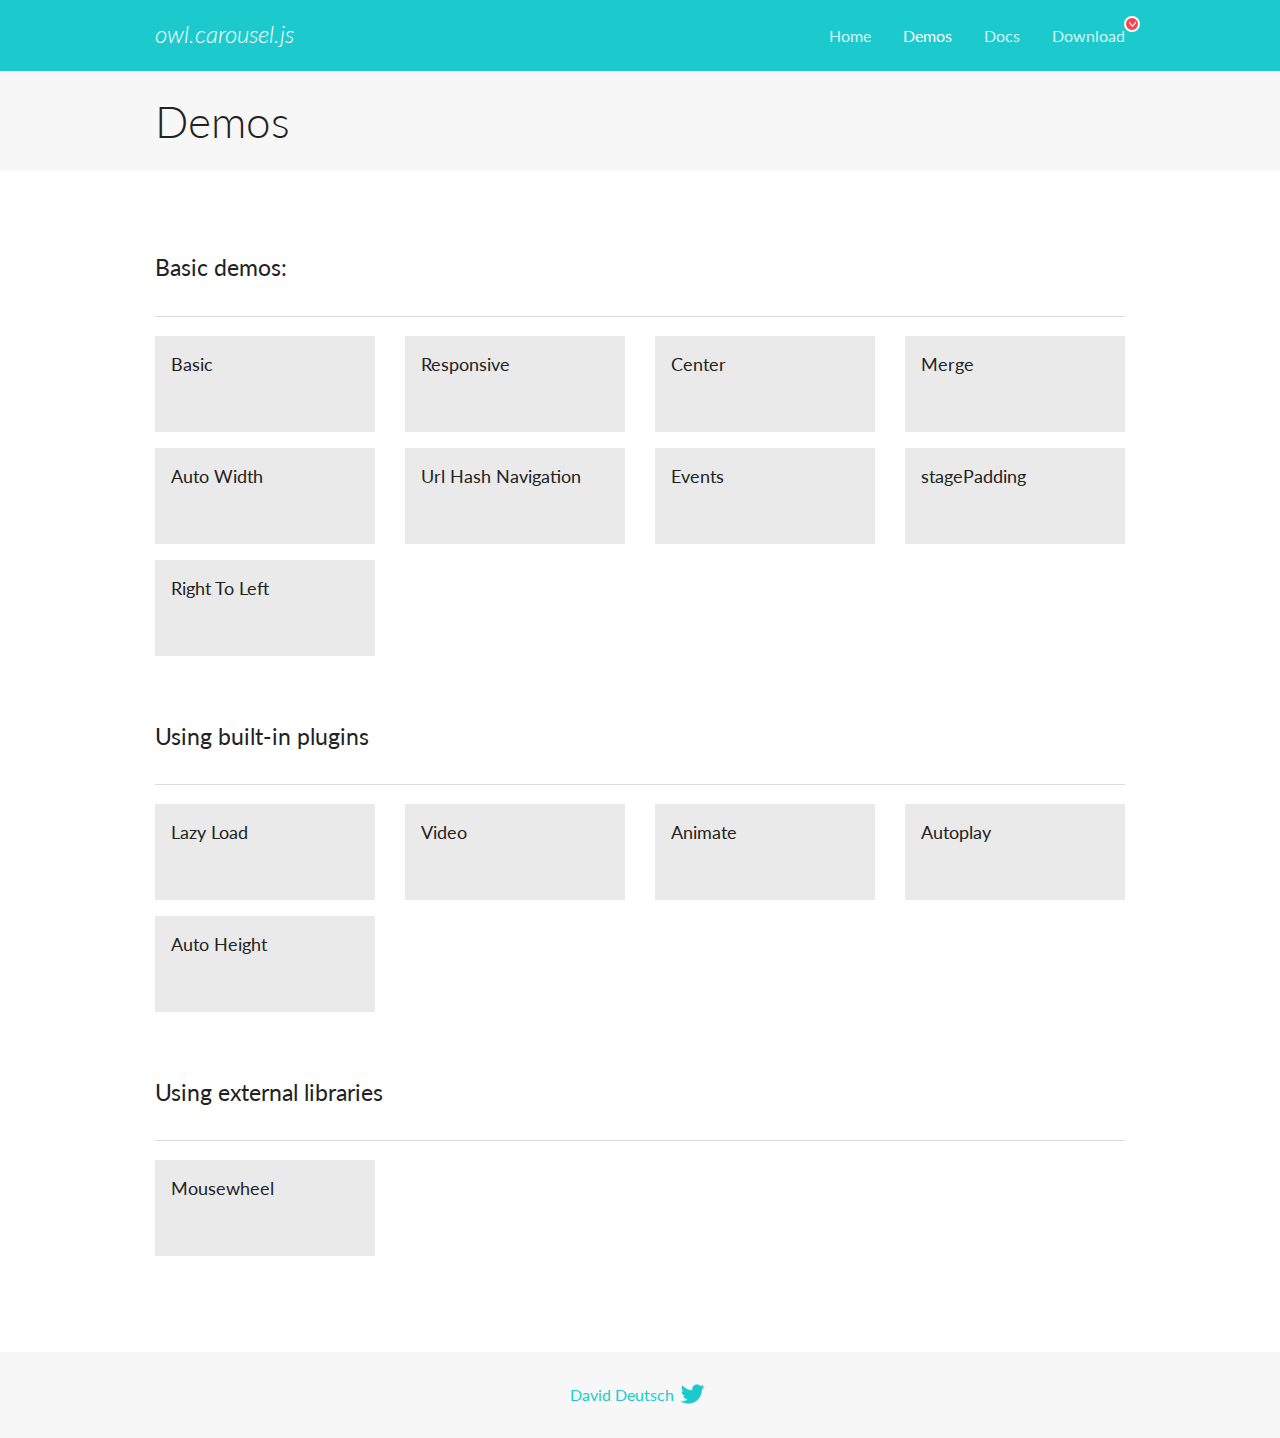
<file: assets/OwlCarousel/owlcar/docs/demos/demos.html>
<!DOCTYPE html>
<html lang="en">
  <head>

    <!-- head -->
    <meta charset="utf-8">
    <meta name="msapplication-tap-highlight" content="no" />
    <meta name="viewport" content="width=device-width, initial-scale=1.0" />
    <meta name="description" content="A list of Owl Carousel examples.">
    <meta name="author" content="David Deutsch">
    <title>
      Demos | Owl Carousel | 2.3.4
    </title>

    <!-- Stylesheets -->
    <link href='https://fonts.googleapis.com/css?family=Lato:300,400,700,400italic,300italic' rel='stylesheet' type='text/css'>
    <link rel="stylesheet" href="../assets/css/docs.theme.min.css">

    <!-- Owl Stylesheets -->
    <link rel="stylesheet" href="../assets/owlcarousel/assets/owl.carousel.min.css">
    <link rel="stylesheet" href="../assets/owlcarousel/assets/owl.theme.default.min.css">

    <!-- HTML5 shim and Respond.js IE8 support of HTML5 elements and media queries -->

    <!--[if lt IE 9]>
      <script src="https://oss.maxcdn.com/libs/html5shiv/3.7.0/html5shiv.js"></script>
      <script src="https://oss.maxcdn.com/libs/respond.js/1.3.0/respond.min.js"></script>
    <![endif]-->

    <!-- Favicons -->
    <link rel="apple-touch-icon-precomposed" sizes="144x144" href="../assets/ico/apple-touch-icon-144-precomposed.png">
    <link rel="shortcut icon" href="../assets/ico/favicon.png">
    <link rel="shortcut icon" href="favicon.ico">

    <!-- Yeah i know js should not be in header. Its required for demos.-->

    <!-- javascript -->
    <script src="../assets/vendors/jquery.min.js"></script>
    <script src="../assets/owlcarousel/owl.carousel.js"></script>
  </head>
  <body>

    <!-- header -->
    <header class="header">
      <div class="row">
        <div class="large-12 columns">
          <div class="brand left">
            <h3>
              <a href="/OwlCarousel2/">owl.carousel.js</a> 
            </h3>
          </div>
          <a id="toggle-nav" class="right">
            <span></span> <span></span> <span></span> 
          </a> 
          <div class="nav-bar">
            <ul class="clearfix">
              <li> <a href="/OwlCarousel2/index.html">Home</a>  </li>
              <li class="active">
                <a href="/OwlCarousel2/demos/demos.html">Demos</a> 
              </li>
              <li> <a href="/OwlCarousel2/docs/started-welcome.html">Docs</a>  </li>
              <li>
                <a href="https://github.com/OwlCarousel2/OwlCarousel2/archive/2.3.4.zip">Download</a> 
                <span class="download"></span> 
              </li>
            </ul>
          </div>
        </div>
      </div>
    </header>

    <!-- title -->
    <section class="title">
      <div class="row">
        <div class="large-12 columns">
          <h1>Demos</h1>
        </div>
      </div>
    </section>

    <!--  Demos -->
    <section id="demos">
      <div class="row">
        <div class="large-12 columns">
          <h4 id="basic-demos-">Basic demos:</h4>
          <hr>
          <div class="demo-list">
            <div class="row">
              <div class="small-6 medium-4 large-3 columns">
                <a href="basic.html" class="demo-block">
                  <h5>Basic </h5>
                </a> 
              </div>
              <div class="small-6 medium-4 large-3 columns">
                <a href="responsive.html" class="demo-block">
                  <h5>Responsive </h5>
                </a> 
              </div>
              <div class="small-6 medium-4 large-3 columns">
                <a href="center.html" class="demo-block">
                  <h5>Center </h5>
                </a> 
              </div>
              <div class="small-6 medium-4 large-3 columns">
                <a href="merge.html" class="demo-block">
                  <h5>Merge </h5>
                </a> 
              </div>
              <div class="small-6 medium-4 large-3 columns">
                <a href="autowidth.html" class="demo-block">
                  <h5>Auto Width </h5>
                </a> 
              </div>
              <div class="small-6 medium-4 large-3 columns">
                <a href="urlhashnav.html" class="demo-block">
                  <h5>Url Hash Navigation </h5>
                </a> 
              </div>
              <div class="small-6 medium-4 large-3 columns">
                <a href="events.html" class="demo-block">
                  <h5>Events </h5>
                </a> 
              </div>
              <div class="small-6 medium-4 large-3 columns">
                <a href="stagepadding.html" class="demo-block">
                  <h5>stagePadding </h5>
                </a> 
              </div>
              <div class="small-6 medium-4 large-3 columns">
                <a href="rtl.html" class="demo-block">
                  <h5>Right To Left </h5>
                </a> 
              </div>
            </div>
          </div>
          <h4 id="using-built-in-plugins">Using built-in plugins</h4>
          <hr>
          <div class="demo-list">
            <div class="row">
              <div class="small-6 medium-4 large-3 columns">
                <a href="lazyLoad.html" class="demo-block">
                  <h5>Lazy Load </h5>
                </a> 
              </div>
              <div class="small-6 medium-4 large-3 columns">
                <a href="video.html" class="demo-block">
                  <h5>Video </h5>
                </a> 
              </div>
              <div class="small-6 medium-4 large-3 columns">
                <a href="animate.html" class="demo-block">
                  <h5>Animate </h5>
                </a> 
              </div>
              <div class="small-6 medium-4 large-3 columns">
                <a href="autoplay.html" class="demo-block">
                  <h5>Autoplay </h5>
                </a> 
              </div>
              <div class="small-6 medium-4 large-3 columns">
                <a href="autoheight.html" class="demo-block">
                  <h5>Auto Height </h5>
                </a> 
              </div>
            </div>
          </div>
          <h4 id="using-external-libraries">Using external libraries</h4>
          <hr>
          <div class="demo-list">
            <div class="row">
              <div class="small-6 medium-4 large-3 columns">
                <a href="mousewheel.html" class="demo-block">
                  <h5>Mousewheel </h5>
                </a> 
              </div>
            </div>
          </div>
        </div>
      </div>
    </section>

    <!-- footer -->
    <footer class="footer">
      <div class="row">
        <div class="large-12 columns">
          <h5>
            <a href="/OwlCarousel2/docs/support-contact.html">David Deutsch</a> 
            <a id="custom-tweet-button" href="https://twitter.com/share?url=https://github.com/OwlCarousel2/OwlCarousel2&text=Owl Carousel - This is so awesome! " target="_blank"></a> 
          </h5>
        </div>
      </div>
    </footer>

    <!-- vendors -->
    <script src="../assets/vendors/highlight.js"></script>
    <script src="../assets/js/app.js"></script>
  </body>
</html>
</file>
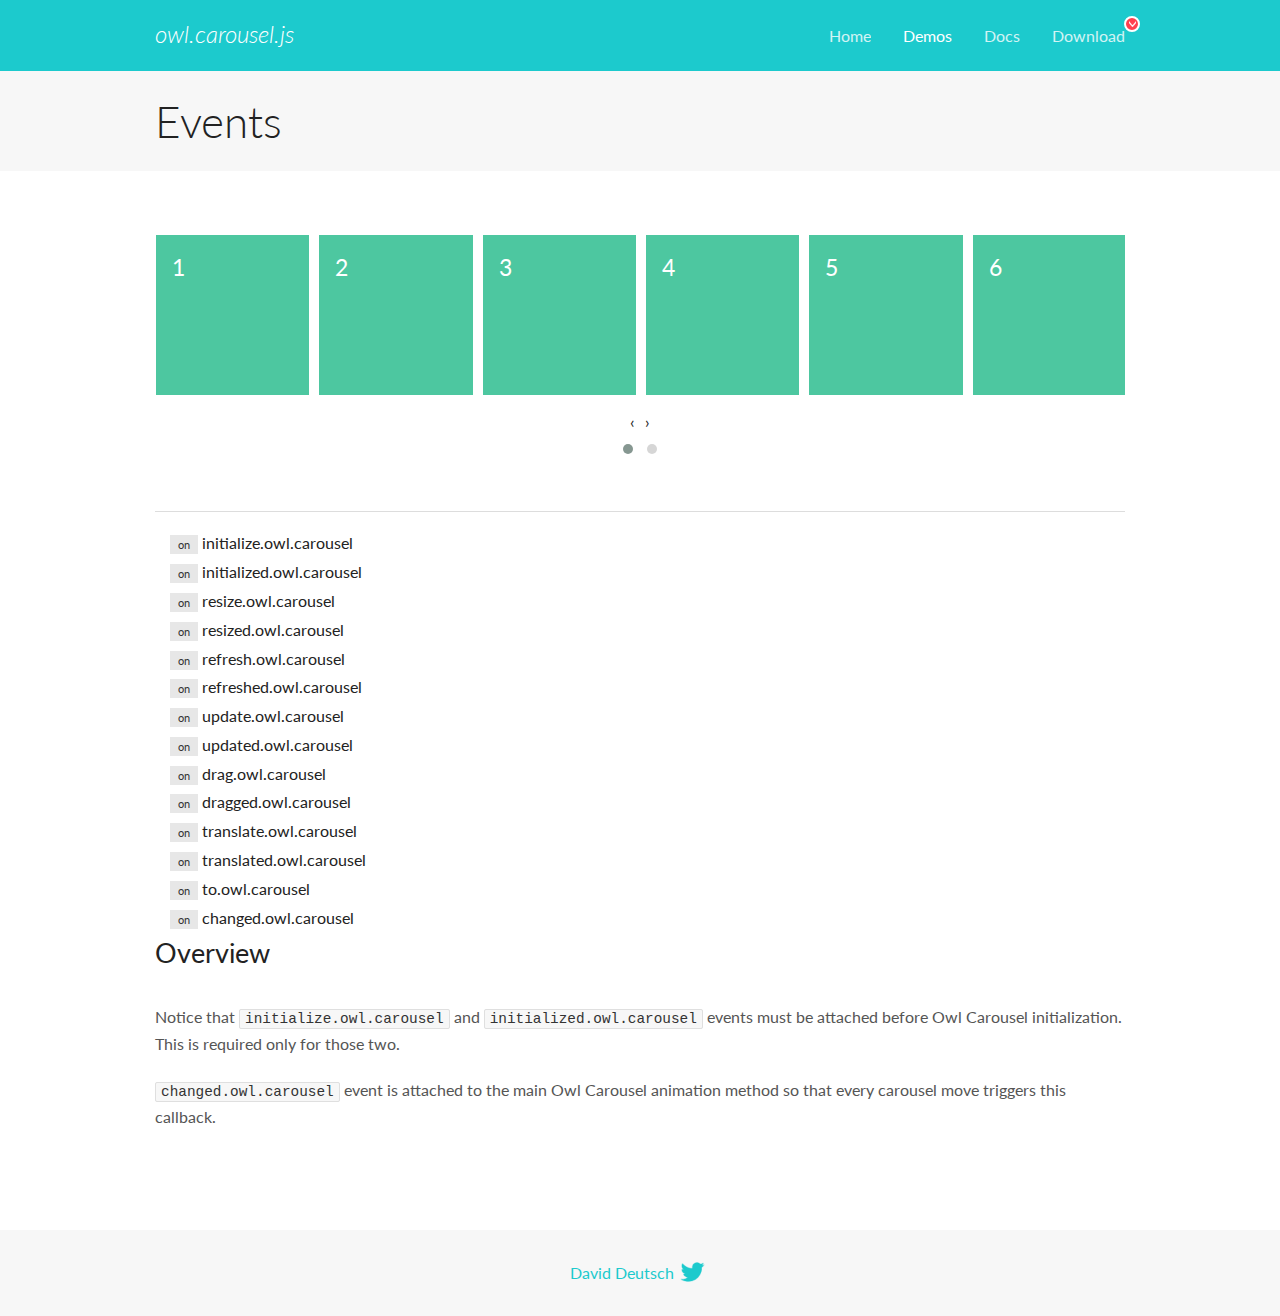
<file: assets/OwlCarousel/owlcar/docs/demos/events.html>
<!DOCTYPE html>
<html lang="en">
  <head>

    <!-- head -->
    <meta charset="utf-8">
    <meta name="msapplication-tap-highlight" content="no" />
    <meta name="viewport" content="width=device-width, initial-scale=1.0" />
    <meta name="description" content="Events usage demo">
    <meta name="author" content="David Deutsch">
    <title>
      Events Demo | Owl Carousel | 2.3.4
    </title>

    <!-- Stylesheets -->
    <link href='https://fonts.googleapis.com/css?family=Lato:300,400,700,400italic,300italic' rel='stylesheet' type='text/css'>
    <link rel="stylesheet" href="../assets/css/docs.theme.min.css">

    <!-- Owl Stylesheets -->
    <link rel="stylesheet" href="../assets/owlcarousel/assets/owl.carousel.min.css">
    <link rel="stylesheet" href="../assets/owlcarousel/assets/owl.theme.default.min.css">

    <!-- HTML5 shim and Respond.js IE8 support of HTML5 elements and media queries -->

    <!--[if lt IE 9]>
      <script src="https://oss.maxcdn.com/libs/html5shiv/3.7.0/html5shiv.js"></script>
      <script src="https://oss.maxcdn.com/libs/respond.js/1.3.0/respond.min.js"></script>
    <![endif]-->

    <!-- Favicons -->
    <link rel="apple-touch-icon-precomposed" sizes="144x144" href="../assets/ico/apple-touch-icon-144-precomposed.png">
    <link rel="shortcut icon" href="../assets/ico/favicon.png">
    <link rel="shortcut icon" href="favicon.ico">

    <!-- Yeah i know js should not be in header. Its required for demos.-->

    <!-- javascript -->
    <script src="../assets/vendors/jquery.min.js"></script>
    <script src="../assets/owlcarousel/owl.carousel.js"></script>
  </head>
  <body>

    <!-- header -->
    <header class="header">
      <div class="row">
        <div class="large-12 columns">
          <div class="brand left">
            <h3>
              <a href="/OwlCarousel2/">owl.carousel.js</a> 
            </h3>
          </div>
          <a id="toggle-nav" class="right">
            <span></span> <span></span> <span></span> 
          </a> 
          <div class="nav-bar">
            <ul class="clearfix">
              <li> <a href="/OwlCarousel2/index.html">Home</a>  </li>
              <li class="active">
                <a href="/OwlCarousel2/demos/demos.html">Demos</a> 
              </li>
              <li> <a href="/OwlCarousel2/docs/started-welcome.html">Docs</a>  </li>
              <li>
                <a href="https://github.com/OwlCarousel2/OwlCarousel2/archive/2.3.4.zip">Download</a> 
                <span class="download"></span> 
              </li>
            </ul>
          </div>
        </div>
      </div>
    </header>

    <!-- title -->
    <section class="title">
      <div class="row">
        <div class="large-12 columns">
          <h1>Events</h1>
        </div>
      </div>
    </section>

    <!--  Demos -->
    <section id="demos">
      <div class="row">
        <div class="large-12 columns">
          <div class="owl-carousel owl-theme">
            <div class="item">
              <h4>1</h4>
            </div>
            <div class="item">
              <h4>2</h4>
            </div>
            <div class="item">
              <h4>3</h4>
            </div>
            <div class="item">
              <h4>4</h4>
            </div>
            <div class="item">
              <h4>5</h4>
            </div>
            <div class="item">
              <h4>6</h4>
            </div>
            <div class="item">
              <h4>7</h4>
            </div>
            <div class="item">
              <h4>8</h4>
            </div>
            <div class="item">
              <h4>9</h4>
            </div>
            <div class="item">
              <h4>10</h4>
            </div>
            <div class="item">
              <h4>11</h4>
            </div>
            <div class="item">
              <h4>12</h4>
            </div>
          </div>
          <hr>
          <div class="large-12 columns callbacks">
            <div><span class="label secondary initialize">on</span>  initialize.owl.carousel </div>
            <div><span class="label secondary initialized">on</span>  initialized.owl.carousel </div>
            <div><span class="label secondary resize">on</span>  resize.owl.carousel </div>
            <div><span class="label secondary resized">on</span>  resized.owl.carousel </div>
            <div><span class="label secondary refresh">on</span>  refresh.owl.carousel </div>
            <div><span class="label secondary refreshed">on</span>  refreshed.owl.carousel </div>
            <div><span class="label secondary update">on</span>  update.owl.carousel </div>
            <div><span class="label secondary updated">on</span>  updated.owl.carousel </div>
            <div><span class="label secondary drag">on</span>  drag.owl.carousel </div>
            <div><span class="label secondary dragged">on</span>  dragged.owl.carousel </div>
            <div><span class="label secondary translate">on</span>  translate.owl.carousel </div>
            <div><span class="label secondary translated">on</span>  translated.owl.carousel </div>
            <div><span class="label secondary to">on</span>  to.owl.carousel </div>
            <div><span class="label secondary changed">on</span>  changed.owl.carousel </div>
          </div>
          <h3 id="overview">Overview</h3>
          <p>Notice that <code>initialize.owl.carousel</code> and <code>initialized.owl.carousel</code> events must be attached before Owl Carousel initialization. This is required only for those two.</p>
          <p><code>changed.owl.carousel</code> event is attached to the main Owl Carousel animation method so that every carousel move triggers this callback.</p>
          <script>
            jQuery(document).ready(function($) {
              var owl = $('.owl-carousel');
              owl.on('initialize.owl.carousel initialized.owl.carousel ' +
                'initialize.owl.carousel initialize.owl.carousel ' +
                'resize.owl.carousel resized.owl.carousel ' +
                'refresh.owl.carousel refreshed.owl.carousel ' +
                'update.owl.carousel updated.owl.carousel ' +
                'drag.owl.carousel dragged.owl.carousel ' +
                'translate.owl.carousel translated.owl.carousel ' +
                'to.owl.carousel changed.owl.carousel',
                function(e) {
                  $('.' + e.type)
                    .removeClass('secondary')
                    .addClass('success');
                  window.setTimeout(function() {
                    $('.' + e.type)
                      .removeClass('success')
                      .addClass('secondary');
                  }, 500);
                });
              owl.owlCarousel({
                loop: true,
                nav: true,
                lazyLoad: true,
                margin: 10,
                video: true,
                responsive: {
                  0: {
                    items: 1
                  },
                  600: {
                    items: 3
                  },
                  960: {
                    items: 5,
                  },
                  1200: {
                    items: 6
                  }
                }
              });
            });
          </script>
        </div>
      </div>
    </section>

    <!-- footer -->
    <footer class="footer">
      <div class="row">
        <div class="large-12 columns">
          <h5>
            <a href="/OwlCarousel2/docs/support-contact.html">David Deutsch</a> 
            <a id="custom-tweet-button" href="https://twitter.com/share?url=https://github.com/OwlCarousel2/OwlCarousel2&text=Owl Carousel - This is so awesome! " target="_blank"></a> 
          </h5>
        </div>
      </div>
    </footer>

    <!-- vendors -->
    <script src="../assets/vendors/highlight.js"></script>
    <script src="../assets/js/app.js"></script>
  </body>
</html>
</file>
<file: gymstyle.css>
.mynav a{
	
font-size:18px;


}

.mynav ul li a:hover {
	
color:red !important; 

}


.navbutton button{
	
	/* margin-bottom:50px; */
	
	
}
.gym span{
	
	 color:red;
	font-size:45px;
}
.myslider img{
	
	width:100%;
	height:550px;

}

.heading h1{
	
	font-size:70px;

}



.myp{
	
    padding-top:200px;
}
.carousel-control-next, .carousel-control-prev{
	
	z-index:15000;
}
.heading2 span{
	
	color:red;
}

.mybuttons{
	border-radius:100px;
	padding-left:50px;
	padding-right:50px;
	padding-top:15px;
	padding-bottom:15px;
}
.myicons i{
	 /* color:#ffc107; */
	 color:red;
}

.body h1{
	font-size:600%;
	padding-top:170px;
}
.before{
	background:black;
	color:#ffc107;
	transition:all 1s;
}

.before:hover{
	 background:#ffc107;
	color:black;
	transition:all 1s;
}
.before2{
	
	background:rgb(39,57,69,.5); 
	
}

.gymimg{
	background-image:url(img/4.jpg);
	background-size:100% 100%;
    background-attachment:fixed;
}

.gymover{
	background:rgb(39,57,69,.5); 
		padding-top:200px;
	padding-bottom:200px;

}
.gymover2{
	background:rgb(39,57,69,.5); 
	width:100%;	
	position:absolute;
    left:0;
top:0;	
 bottom:0;   	
}
.tableclr tr td{
	
font-size:18px;
font-weight:bold;	
	
}

.words h2{
	letter-spacing:50px;
    color:gray; 
}

.pricetable{
	
	background-color:black;
	
	padding-top:50px;
	padding-left:70px;
}

.tabs a{
	color:#ffc107;
	background:#454d55;
    font-size:20px;
	font-weight:bold;
    border-radius:15%
	/* padding:50px; */
}

.navtabs a{
	font-size:18px;
     background:red;
	color:white;
	 margin-right:25px;
	padding-left:40px;
	padding-right:40px;
    border-radius:100%;
}

.navtabs a:hover{
	
	background:orange;
     color:black;
	 font-weight:bold;
	 
	 
}

/* about page start */

.aboutimg{
	
	background-image:url(img/5.jpg);
	background-size:cover;
		
}

.about2img{
	
	background-image:url(img/7.jpg);
	background-size:cover;
	margin-top:40px;
	
}	
.padding{
    padding-right:150px; 
}

.roundimg{
	height:100px;
	
}

.trainersimg{
	
background-image:url(img/7.jpg);
	background-size:cover;
	margin-top:50px;
		
	
}   

.radiusborder{

border:dashed 5px red;
width:200px;
height:200px;
border-radius:300%;

}
/* Contact page start */
.mymap iframe{

	 width:100%; 
	 height:100%; 
	 
}	

.owlimg{
	
	margin-top:100px;
}


.textarea textarea{
	width:100%;
	
}

.msgbutton button{
	width:100%;
	padding-top:25px;
	padding-bottom:25px;
	margin-top:20px;
	font-weight:bold;
    	
}

.msgbutton button:hover{
	background-color:black;
	color:white;

}

/* trainers page */

.gap{
	
	margin-top:80px;
}


.buttonsbg a{
	background-color:rgb(255,211,2);
	border-radius:10px;
	padding-left:60px;
	padding-right:60px;
	margin-top:-80px;

}

.buttonsbg a:hover{
	background-color:black;
	color:white;

}

.buttonsbg h5,p {
	
margin:0;
}

.myfooter{
	 
    background: #121212;
	padding-top:70px;
	padding-bottom:70px;
	margin-top:50px;
}

.iconclr i{
	
 color:red;

}

.footerfont p{
	
	    color: #b3b3b3;
		    font-size: 14px;
}


.footerhead h4{
	
	    color:white;
}

.footimgheight img{
	
	height:110px
	
	
}

.footericon li i{
	Color:orange;
	font-size:25px;
	padding-left:15px;
}



@media (min-width:0px) and (max-width:576px){
.heading h1{
	
	font-size:50px;
}

.body h1{
	font-size:400%;
}

	
}
</file>
